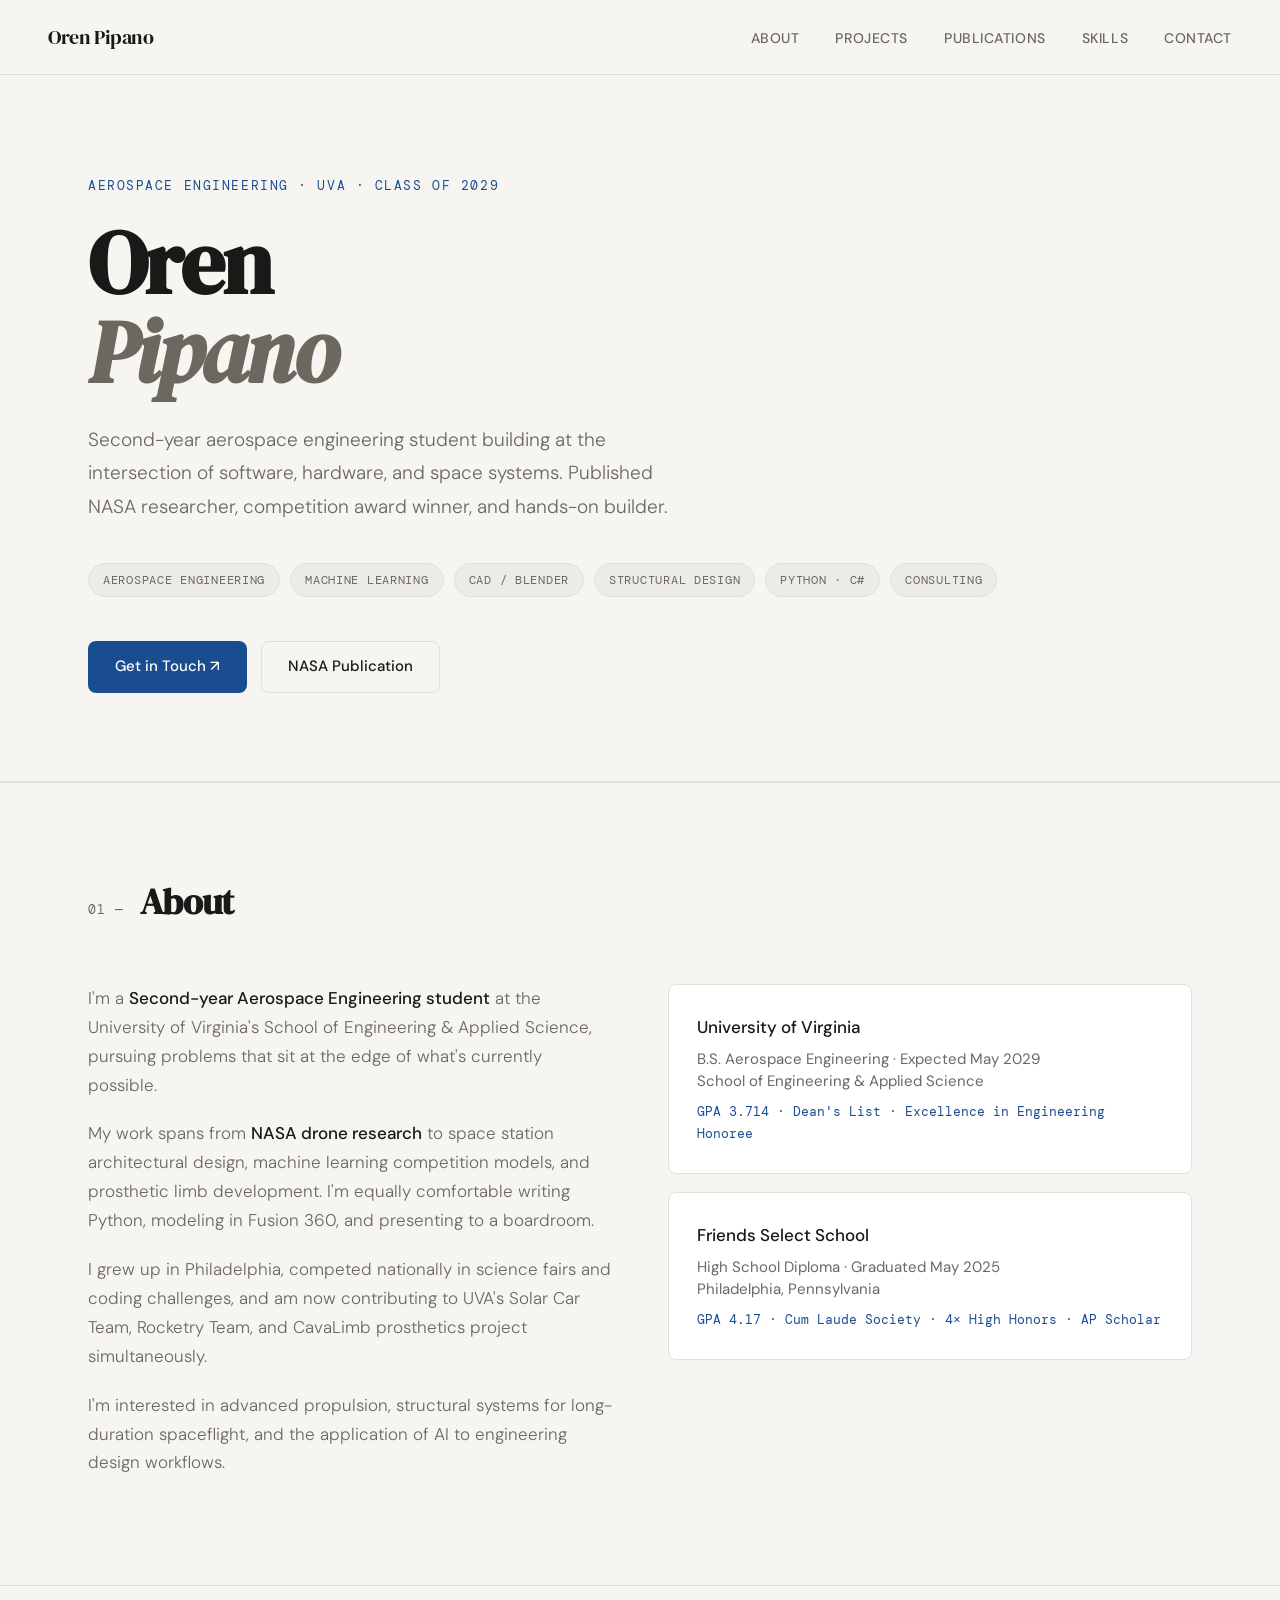
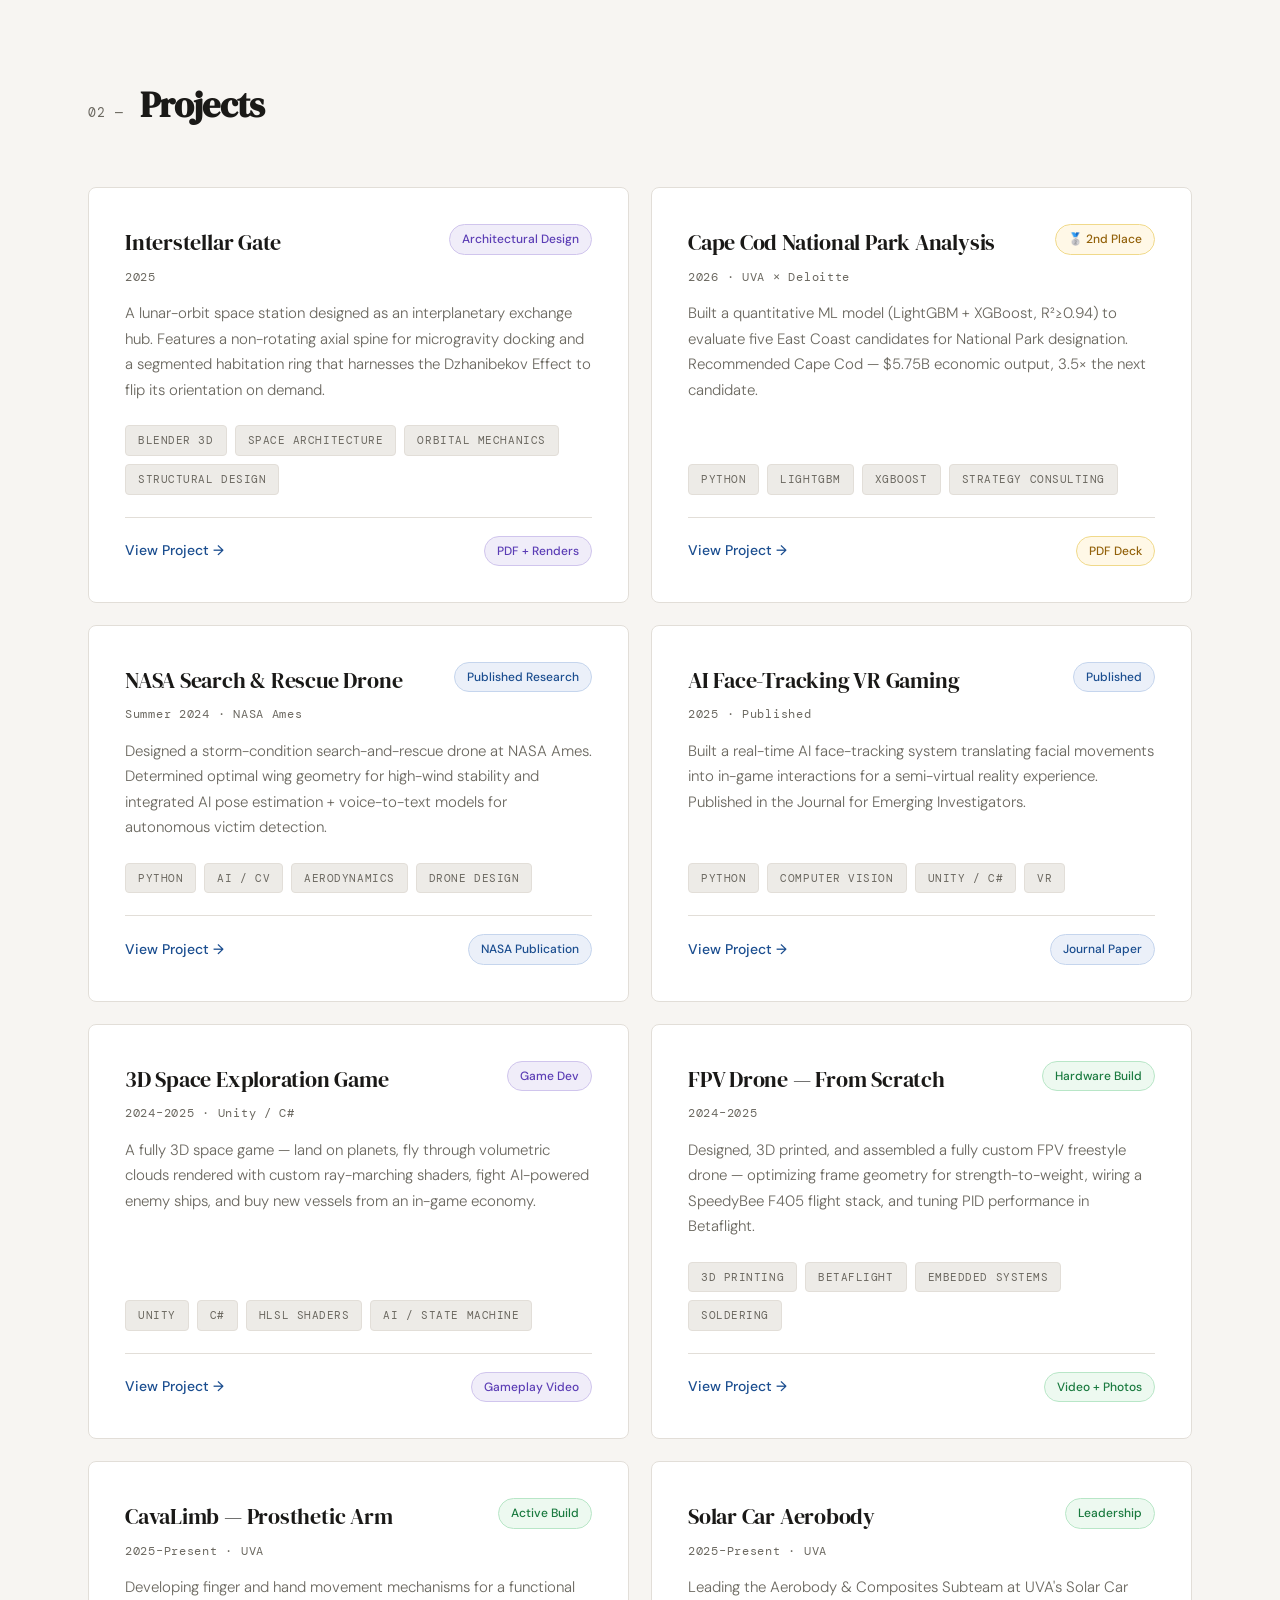
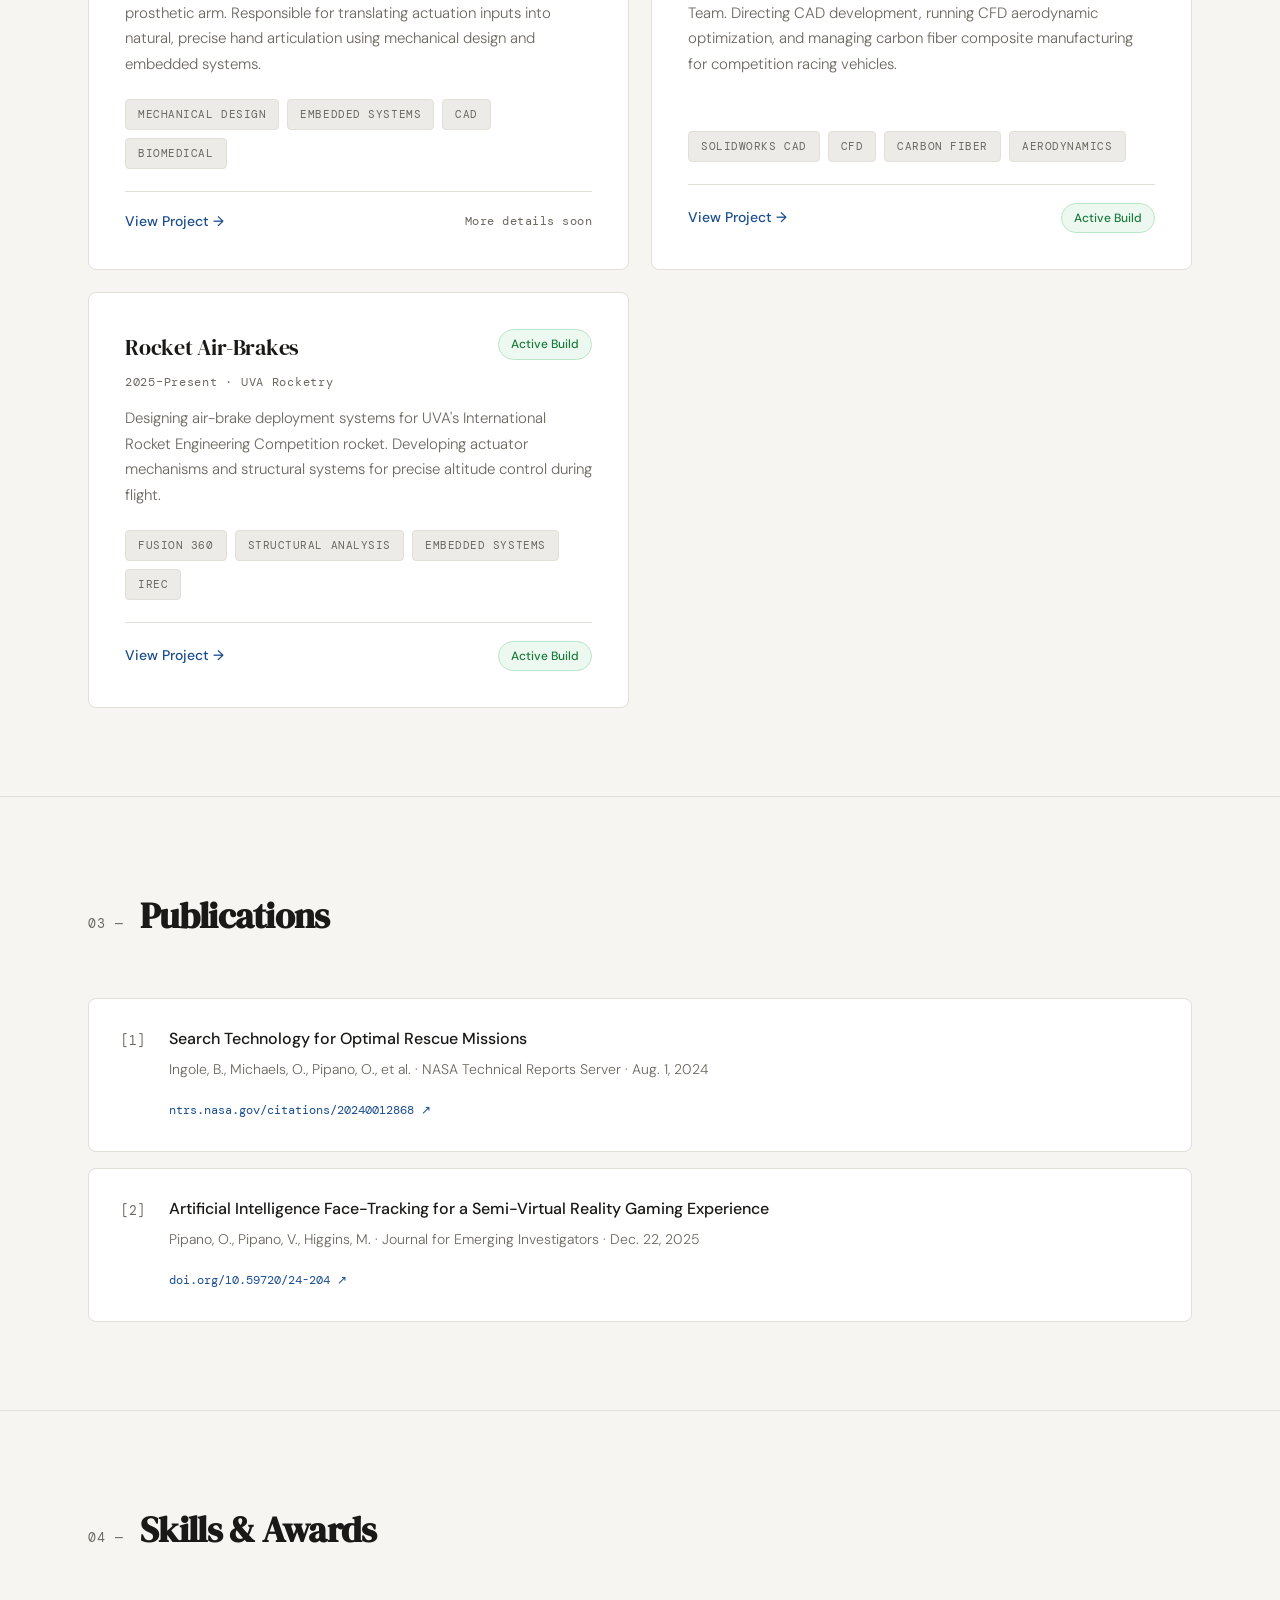
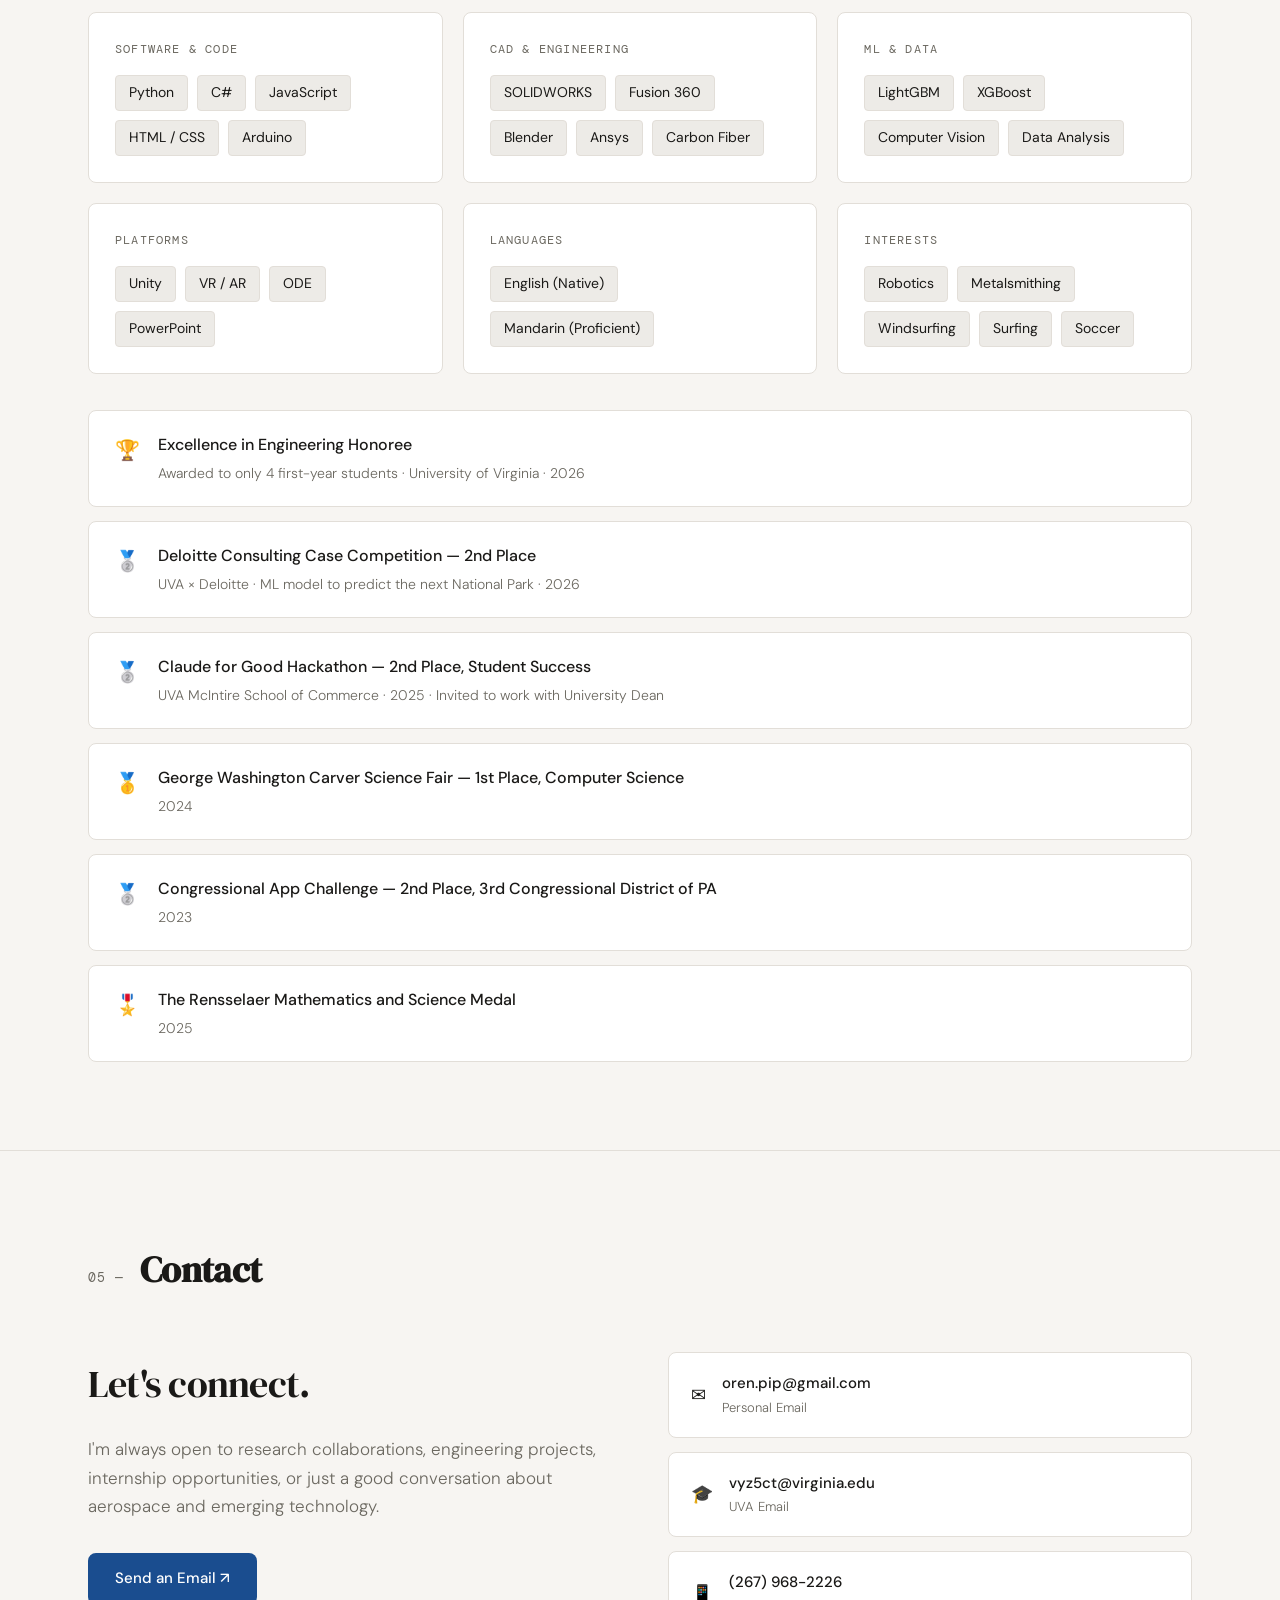
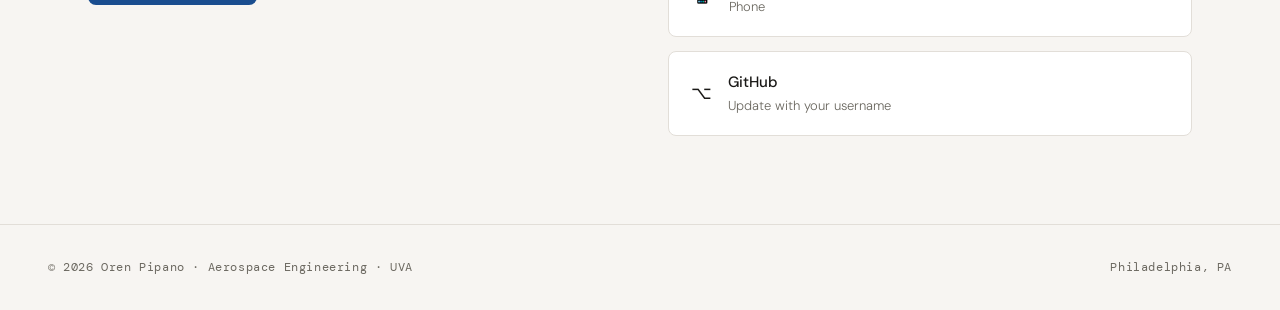
<file: index.html>
<!DOCTYPE html>
<html lang="en">
<head>
  <meta charset="UTF-8" />
  <meta name="viewport" content="width=device-width, initial-scale=1.0" />
  <title>Oren Pipano — Aerospace Engineering</title>
  <link rel="icon" type="image/x-icon" href="favicon.ico">
  <link rel="icon" type="image/png" sizes="32x32" href="favicon-32.png">
  <link rel="icon" type="image/png" sizes="16x16" href="favicon-16.png">
  <link rel="apple-touch-icon" sizes="180x180" href="favicon-180.png">
  <link rel="preconnect" href="https://fonts.googleapis.com">
  <link rel="preconnect" href="https://fonts.gstatic.com" crossorigin>
  <link href="https://fonts.googleapis.com/css2?family=DM+Serif+Display:ital@0;1&family=DM+Mono:wght@300;400;500&family=DM+Sans:ital,opsz,wght@0,9..40,300;0,9..40,400;0,9..40,500;1,9..40,300&display=swap" rel="stylesheet">
  <link rel="stylesheet" href="style.css">
  <style>
    #hero { padding: 100px 0 88px; border-bottom: 1px solid var(--border); }

    .hero-eyebrow {
      font-family: 'DM Mono', monospace;
      font-size: 13px; font-weight: 400;
      letter-spacing: 0.12em; text-transform: uppercase;
      color: var(--accent); margin-bottom: 22px;
    }

    .hero-name {
      font-family: 'DM Serif Display', serif;
      font-size: clamp(52px, 8vw, 88px);
      line-height: 1.0; letter-spacing: -0.03em; margin-bottom: 28px;
    }
    .hero-name em { font-style: italic; color: var(--ink-muted); }

    .hero-desc {
      max-width: 600px; font-size: 19px; font-weight: 300;
      color: var(--ink-muted); line-height: 1.75; margin-bottom: 40px;
    }

    .hero-pills { display: flex; flex-wrap: wrap; gap: 10px; margin-bottom: 44px; }

    .pill {
      font-family: 'DM Mono', monospace;
      font-size: 12px; letter-spacing: 0.06em; text-transform: uppercase;
      background: var(--tag-bg); color: var(--ink-muted);
      border: 1px solid var(--border); padding: 6px 14px; border-radius: 100px;
    }

    .hero-cta { display: flex; gap: 14px; align-items: center; flex-wrap: wrap; }

    /* ABOUT */
    .about-grid { display: grid; grid-template-columns: 1fr 1fr; gap: 56px; }
    .about-text p { color: var(--ink-muted); margin-bottom: 20px; font-weight: 300; font-size: 17px; }
    .about-text p strong { color: var(--ink); font-weight: 500; }
    .edu-card { background: var(--surface); border: 1px solid var(--border); border-radius: var(--radius); padding: 28px; margin-bottom: 18px; }
    .edu-school { font-weight: 500; font-size: 17px; margin-bottom: 6px; }
    .edu-degree { font-size: 15px; color: var(--ink-muted); margin-bottom: 8px; line-height: 1.5; }
    .edu-gpa { font-family: 'DM Mono', monospace; font-size: 13px; color: var(--accent); }

    /* PROJECTS */
    .projects-grid { display: grid; gap: 22px; grid-template-columns: repeat(2, 1fr); }

    .project-card {
      background: var(--surface); border: 1px solid var(--border);
      border-radius: var(--radius); padding: 36px;
      transition: all 0.25s ease; position: relative; overflow: hidden;
      cursor: pointer; display: flex; flex-direction: column;
      text-decoration: none; color: inherit;
    }
    .project-card::before {
      content: ''; position: absolute; left: 0; top: 0; bottom: 0;
      width: 3px; background: var(--accent);
      transform: scaleY(0); transform-origin: bottom; transition: transform 0.3s ease;
    }
    .project-card:hover { border-color: #b8b4ae; box-shadow: 0 6px 32px rgba(0,0,0,0.09); transform: translateY(-2px); }
    .project-card:hover::before { transform: scaleY(1); }

    .project-top { display: flex; justify-content: space-between; align-items: flex-start; margin-bottom: 14px; gap: 12px; }
    .project-title { font-family: 'DM Serif Display', serif; font-size: 22px; letter-spacing: -0.01em; }
    .project-year { font-family: 'DM Mono', monospace; font-size: 12px; color: var(--ink-muted); letter-spacing: 0.06em; margin-top: 5px; }
    .project-desc { font-size: 15px; color: var(--ink-muted); font-weight: 300; line-height: 1.7; margin-bottom: 22px; flex: 1; }
    .project-tags { display: flex; flex-wrap: wrap; gap: 8px; }

    .project-footer {
      display: flex; align-items: center; justify-content: space-between;
      margin-top: 22px; padding-top: 18px; border-top: 1px solid var(--border);
    }
    .view-label {
      font-size: 14px; font-weight: 500; color: var(--accent);
      display: flex; align-items: center; gap: 6px; transition: gap 0.2s ease;
    }
    .project-card:hover .view-label { gap: 10px; }
    .coming-soon { font-size: 12px; color: var(--ink-muted); font-family: 'DM Mono', monospace; letter-spacing: 0.04em; }

    /* PUBLICATIONS */
    .pub-list { display: grid; gap: 16px; }
    .pub-card { background: var(--surface); border: 1px solid var(--border); border-radius: var(--radius); padding: 28px 32px; display: flex; gap: 24px; align-items: flex-start; transition: border-color var(--transition); }
    .pub-card:hover { border-color: #b8b4ae; }
    .pub-num { font-family: 'DM Mono', monospace; font-size: 13px; color: var(--ink-muted); margin-top: 3px; flex-shrink: 0; }
    .pub-title { font-size: 16px; font-weight: 500; margin-bottom: 8px; line-height: 1.45; }
    .pub-meta { font-size: 14px; color: var(--ink-muted); font-weight: 300; margin-bottom: 12px; }
    .pub-link { font-family: 'DM Mono', monospace; font-size: 12px; color: var(--accent); }

    /* SKILLS */
    .skills-grid { display: grid; grid-template-columns: repeat(3, 1fr); gap: 20px; }
    .skill-group { background: var(--surface); border: 1px solid var(--border); border-radius: var(--radius); padding: 26px; }
    .skill-group-title { font-family: 'DM Mono', monospace; font-size: 12px; letter-spacing: 0.1em; text-transform: uppercase; color: var(--ink-muted); margin-bottom: 16px; }
    .skill-items { display: flex; flex-wrap: wrap; gap: 9px; }
    .skill-chip { font-size: 14px; font-weight: 400; background: var(--tag-bg); color: var(--ink); border: 1px solid var(--border); padding: 5px 13px; border-radius: 4px; }

    /* AWARDS */
    .awards-list { display: grid; gap: 14px; margin-top: 36px; }
    .award-item { display: flex; gap: 18px; align-items: flex-start; padding: 20px 26px; background: var(--surface); border: 1px solid var(--border); border-radius: var(--radius); }
    .award-icon { font-size: 20px; flex-shrink: 0; margin-top: 2px; }
    .award-name { font-size: 16px; font-weight: 500; margin-bottom: 4px; }
    .award-org { font-size: 14px; color: var(--ink-muted); font-weight: 300; }

    /* CONTACT */
    .contact-inner { display: grid; grid-template-columns: 1fr 1fr; gap: 56px; align-items: start; }
    .contact-heading { font-family: 'DM Serif Display', serif; font-size: 38px; letter-spacing: -0.02em; margin-bottom: 18px; }
    .contact-sub { font-size: 17px; color: var(--ink-muted); font-weight: 300; margin-bottom: 32px; line-height: 1.7; }
    .contact-links { display: grid; gap: 14px; }
    .contact-link-item { display: flex; align-items: center; gap: 16px; padding: 18px 22px; background: var(--surface); border: 1px solid var(--border); border-radius: var(--radius); font-size: 15px; font-weight: 500; transition: all var(--transition); }
    .contact-link-item:hover { border-color: var(--accent); background: var(--accent-lt); color: var(--accent); }
    .contact-icon { font-size: 18px; }
    .contact-detail { font-size: 13px; color: var(--ink-muted); font-weight: 300; }

    /* RESPONSIVE */
    @media (max-width: 900px) {
      .skills-grid { grid-template-columns: repeat(2, 1fr); }
      .projects-grid { grid-template-columns: 1fr; }
    }
    @media (max-width: 700px) {
      .about-grid, .contact-inner { grid-template-columns: 1fr; gap: 36px; }
      .skills-grid { grid-template-columns: repeat(2, 1fr); gap: 14px; }
      .hero-name { font-size: clamp(44px, 12vw, 72px); }
      .hero-desc { font-size: 17px; }
      .project-top { flex-direction: column; gap: 10px; }
      .pub-card { flex-direction: column; gap: 10px; }
      .pub-num { display: none; }
    }
    @media (max-width: 480px) {
      .skills-grid { grid-template-columns: 1fr; }
      .contact-heading { font-size: 30px; }
    }
  </style>
</head>
<body>
  <nav>
    <div class="nav-inner">
      <a href="index.html" class="nav-logo">Oren Pipano</a>
      <ul class="nav-links">
        <li><a href="#about">About</a></li>
        <li><a href="#projects">Projects</a></li>
        <li><a href="#publications">Publications</a></li>
        <li><a href="#skills">Skills</a></li>
        <li><a href="#contact">Contact</a></li>
      </ul>
    </div>
  </nav>

  <section id="hero">
    <div class="container">
      <p class="hero-eyebrow fade-in">Aerospace Engineering · UVA · Class of 2029</p>
      <h1 class="hero-name fade-in">Oren<br><em>Pipano</em></h1>
      <p class="hero-desc fade-in">Second-year aerospace engineering student building at the intersection of software, hardware, and space systems. Published NASA researcher, competition award winner, and hands-on builder.</p>
      <div class="hero-pills fade-in">
        <span class="pill">Aerospace Engineering</span>
        <span class="pill">Machine Learning</span>
        <span class="pill">CAD / Blender</span>
        <span class="pill">Structural Design</span>
        <span class="pill">Python · C#</span>
        <span class="pill">Consulting</span>
      </div>
      <div class="hero-cta fade-in">
        <a href="mailto:oren.pip@gmail.com" class="btn btn-primary">Get in Touch ↗</a>
        <a href="https://ntrs.nasa.gov/citations/20240012868" target="_blank" class="btn btn-ghost">NASA Publication</a>
      </div>
    </div>
  </section>

  <section id="about">
    <div class="container">
      <div class="section-header">
        <span class="section-num">01 —</span>
        <h2 class="section-title">About</h2>
      </div>
      <div class="about-grid">
        <div class="about-text">
          <p>I'm a <strong>Second-year Aerospace Engineering student</strong> at the University of Virginia's School of Engineering & Applied Science, pursuing problems that sit at the edge of what's currently possible.</p>
          <p>My work spans from <strong>NASA drone research</strong> to space station architectural design, machine learning competition models, and prosthetic limb development. I'm equally comfortable writing Python, modeling in Fusion 360, and presenting to a boardroom.</p>
          <p>I grew up in Philadelphia, competed nationally in science fairs and coding challenges, and am now contributing to UVA's Solar Car Team, Rocketry Team, and CavaLimb prosthetics project simultaneously.</p>
          <p>I'm interested in advanced propulsion, structural systems for long-duration spaceflight, and the application of AI to engineering design workflows.</p>
        </div>
        <div class="about-edu">
          <div class="edu-card">
            <div class="edu-school">University of Virginia</div>
            <div class="edu-degree">B.S. Aerospace Engineering · Expected May 2029<br>School of Engineering & Applied Science</div>
            <div class="edu-gpa">GPA 3.714 · Dean's List · Excellence in Engineering Honoree</div>
          </div>
          <div class="edu-card">
            <div class="edu-school">Friends Select School</div>
            <div class="edu-degree">High School Diploma · Graduated May 2025<br>Philadelphia, Pennsylvania</div>
            <div class="edu-gpa">GPA 4.17 · Cum Laude Society · 4× High Honors · AP Scholar</div>
          </div>
        </div>
      </div>
    </div>
  </section>

  <section id="projects">
    <div class="container">
      <div class="section-header">
        <span class="section-num">02 —</span>
        <h2 class="section-title">Projects</h2>
      </div>
      <div class="projects-grid">

        <a href="project-interstellar-gate.html" class="project-card">
          <div class="project-top">
            <div>
              <div class="project-title">Interstellar Gate</div>
              <div class="project-year">2025</div>
            </div>
            <span class="project-badge badge-design">Architectural Design</span>
          </div>
          <p class="project-desc">A lunar-orbit space station designed as an interplanetary exchange hub. Features a non-rotating axial spine for microgravity docking and a segmented habitation ring that harnesses the Dzhanibekov Effect to flip its orientation on demand.</p>
          <div class="project-tags">
            <span class="tag">Blender 3D</span>
            <span class="tag">Space Architecture</span>
            <span class="tag">Orbital Mechanics</span>
            <span class="tag">Structural Design</span>
          </div>
          <div class="project-footer">
            <span class="view-label">View Project →</span>
            <span class="project-badge badge-design">PDF + Renders</span>
          </div>
        </a>

        <a href="project-deloitte.html" class="project-card">
          <div class="project-top">
            <div>
              <div class="project-title">Cape Cod National Park Analysis</div>
              <div class="project-year">2026 · UVA × Deloitte</div>
            </div>
            <span class="project-badge badge-award">🥈 2nd Place</span>
          </div>
          <p class="project-desc">Built a quantitative ML model (LightGBM + XGBoost, R²≥0.94) to evaluate five East Coast candidates for National Park designation. Recommended Cape Cod — $5.75B economic output, 3.5× the next candidate.</p>
          <div class="project-tags">
            <span class="tag">Python</span>
            <span class="tag">LightGBM</span>
            <span class="tag">XGBoost</span>
            <span class="tag">Strategy Consulting</span>
          </div>
          <div class="project-footer">
            <span class="view-label">View Project →</span>
            <span class="project-badge badge-award">PDF Deck</span>
          </div>
        </a>

        <a href="project-nasa.html" class="project-card">
          <div class="project-top">
            <div>
              <div class="project-title">NASA Search & Rescue Drone</div>
              <div class="project-year">Summer 2024 · NASA Ames</div>
            </div>
            <span class="project-badge badge-research">Published Research</span>
          </div>
          <p class="project-desc">Designed a storm-condition search-and-rescue drone at NASA Ames. Determined optimal wing geometry for high-wind stability and integrated AI pose estimation + voice-to-text models for autonomous victim detection.</p>
          <div class="project-tags">
            <span class="tag">Python</span>
            <span class="tag">AI / CV</span>
            <span class="tag">Aerodynamics</span>
            <span class="tag">Drone Design</span>
          </div>
          <div class="project-footer">
            <span class="view-label">View Project →</span>
            <span class="project-badge badge-research">NASA Publication</span>
          </div>
        </a>

        <a href="project-vr.html" class="project-card">
          <div class="project-top">
            <div>
              <div class="project-title">AI Face-Tracking VR Gaming</div>
              <div class="project-year">2025 · Published</div>
            </div>
            <span class="project-badge badge-research">Published</span>
          </div>
          <p class="project-desc">Built a real-time AI face-tracking system translating facial movements into in-game interactions for a semi-virtual reality experience. Published in the Journal for Emerging Investigators.</p>
          <div class="project-tags">
            <span class="tag">Python</span>
            <span class="tag">Computer Vision</span>
            <span class="tag">Unity / C#</span>
            <span class="tag">VR</span>
          </div>
          <div class="project-footer">
            <span class="view-label">View Project →</span>
            <span class="project-badge badge-research">Journal Paper</span>
          </div>
        </a>

        <a href="project-space-game.html" class="project-card">
          <div class="project-top">
            <div>
              <div class="project-title">3D Space Exploration Game</div>
              <div class="project-year">2024–2025 · Unity / C#</div>
            </div>
            <span class="project-badge badge-design">Game Dev</span>
          </div>
          <p class="project-desc">A fully 3D space game — land on planets, fly through volumetric clouds rendered with custom ray-marching shaders, fight AI-powered enemy ships, and buy new vessels from an in-game economy.</p>
          <div class="project-tags">
            <span class="tag">Unity</span>
            <span class="tag">C#</span>
            <span class="tag">HLSL Shaders</span>
            <span class="tag">AI / State Machine</span>
          </div>
          <div class="project-footer">
            <span class="view-label">View Project →</span>
            <span class="project-badge badge-design">Gameplay Video</span>
          </div>
        </a>

        <a href="project-drone.html" class="project-card">
          <div class="project-top">
            <div>
              <div class="project-title">FPV Drone — From Scratch</div>
              <div class="project-year">2024–2025</div>
            </div>
            <span class="project-badge badge-engineering">Hardware Build</span>
          </div>
          <p class="project-desc">Designed, 3D printed, and assembled a fully custom FPV freestyle drone — optimizing frame geometry for strength-to-weight, wiring a SpeedyBee F405 flight stack, and tuning PID performance in Betaflight.</p>
          <div class="project-tags">
            <span class="tag">3D Printing</span>
            <span class="tag">Betaflight</span>
            <span class="tag">Embedded Systems</span>
            <span class="tag">Soldering</span>
          </div>
          <div class="project-footer">
            <span class="view-label">View Project →</span>
            <span class="project-badge badge-engineering">Video + Photos</span>
          </div>
        </a>

        <a href="project-cavalimb.html" class="project-card">
          <div class="project-top">
            <div>
              <div class="project-title">CavaLimb — Prosthetic Arm</div>
              <div class="project-year">2025–Present · UVA</div>
            </div>
            <span class="project-badge badge-engineering">Active Build</span>
          </div>
          <p class="project-desc">Developing finger and hand movement mechanisms for a functional prosthetic arm. Responsible for translating actuation inputs into natural, precise hand articulation using mechanical design and embedded systems.</p>
          <div class="project-tags">
            <span class="tag">Mechanical Design</span>
            <span class="tag">Embedded Systems</span>
            <span class="tag">CAD</span>
            <span class="tag">Biomedical</span>
          </div>
          <div class="project-footer">
            <span class="view-label">View Project →</span>
            <span class="coming-soon">More details soon</span>
          </div>
        </a>

        <a href="project-solar-car.html" class="project-card">
          <div class="project-top">
            <div>
              <div class="project-title">Solar Car Aerobody</div>
              <div class="project-year">2025–Present · UVA</div>
            </div>
            <span class="project-badge badge-engineering">Leadership</span>
          </div>
          <p class="project-desc">Leading the Aerobody & Composites Subteam at UVA's Solar Car Team. Directing CAD development, running CFD aerodynamic optimization, and managing carbon fiber composite manufacturing for competition racing vehicles.</p>
          <div class="project-tags">
            <span class="tag">SOLIDWORKS CAD</span>
            <span class="tag">CFD</span>
            <span class="tag">Carbon Fiber</span>
            <span class="tag">Aerodynamics</span>
          </div>
          <div class="project-footer">
            <span class="view-label">View Project →</span>
            <span class="project-badge badge-engineering">Active Build</span>
          </div>
        </a>

        <a href="project-solar-rocketry.html" class="project-card">
          <div class="project-top">
            <div>
              <div class="project-title">Rocket Air-Brakes</div>
              <div class="project-year">2025–Present · UVA Rocketry</div>
            </div>
            <span class="project-badge badge-engineering">Active Build</span>
          </div>
          <p class="project-desc">Designing air-brake deployment systems for UVA's International Rocket Engineering Competition rocket. Developing actuator mechanisms and structural systems for precise altitude control during flight.</p>
          <div class="project-tags">
            <span class="tag">Fusion 360</span>
            <span class="tag">Structural Analysis</span>
            <span class="tag">Embedded Systems</span>
            <span class="tag">IREC</span>
          </div>
          <div class="project-footer">
            <span class="view-label">View Project →</span>
            <span class="project-badge badge-engineering">Active Build</span>
          </div>
        </a>

      </div>
    </div>
  </section>

  <section id="publications">
    <div class="container">
      <div class="section-header">
        <span class="section-num">03 —</span>
        <h2 class="section-title">Publications</h2>
      </div>
      <div class="pub-list">
        <div class="pub-card">
          <div class="pub-num">[1]</div>
          <div>
            <div class="pub-title">Search Technology for Optimal Rescue Missions</div>
            <div class="pub-meta">Ingole, B., Michaels, O., Pipano, O., et al. · NASA Technical Reports Server · Aug. 1, 2024</div>
            <a href="https://ntrs.nasa.gov/citations/20240012868" target="_blank" class="pub-link">ntrs.nasa.gov/citations/20240012868 ↗</a>
          </div>
        </div>
        <div class="pub-card">
          <div class="pub-num">[2]</div>
          <div>
            <div class="pub-title">Artificial Intelligence Face-Tracking for a Semi-Virtual Reality Gaming Experience</div>
            <div class="pub-meta">Pipano, O., Pipano, V., Higgins, M. · Journal for Emerging Investigators · Dec. 22, 2025</div>
            <a href="https://doi.org/10.59720/24-204" target="_blank" class="pub-link">doi.org/10.59720/24-204 ↗</a>
          </div>
        </div>
      </div>
    </div>
  </section>

  <section id="skills">
    <div class="container">
      <div class="section-header">
        <span class="section-num">04 —</span>
        <h2 class="section-title">Skills &amp; Awards</h2>
      </div>
      <div class="skills-grid">
        <div class="skill-group">
          <div class="skill-group-title">Software & Code</div>
          <div class="skill-items">
            <span class="skill-chip">Python</span><span class="skill-chip">C#</span>
            <span class="skill-chip">JavaScript</span><span class="skill-chip">HTML / CSS</span>
            <span class="skill-chip">Arduino</span>
          </div>
        </div>
        <div class="skill-group">
          <div class="skill-group-title">CAD & Engineering</div>
          <div class="skill-items">
            <span class="skill-chip">SOLIDWORKS</span><span class="skill-chip">Fusion 360</span>
            <span class="skill-chip">Blender</span><span class="skill-chip">Ansys</span>
            <span class="skill-chip">Carbon Fiber</span>
          </div>
        </div>
        <div class="skill-group">
          <div class="skill-group-title">ML & Data</div>
          <div class="skill-items">
            <span class="skill-chip">LightGBM</span><span class="skill-chip">XGBoost</span>
            <span class="skill-chip">Computer Vision</span><span class="skill-chip">Data Analysis</span>
          </div>
        </div>
        <div class="skill-group">
          <div class="skill-group-title">Platforms</div>
          <div class="skill-items">
            <span class="skill-chip">Unity</span><span class="skill-chip">VR / AR</span>
            <span class="skill-chip">ODE</span><span class="skill-chip">PowerPoint</span>
          </div>
        </div>
        <div class="skill-group">
          <div class="skill-group-title">Languages</div>
          <div class="skill-items">
            <span class="skill-chip">English (Native)</span>
            <span class="skill-chip">Mandarin (Proficient)</span>
          </div>
        </div>
        <div class="skill-group">
          <div class="skill-group-title">Interests</div>
          <div class="skill-items">
            <span class="skill-chip">Robotics</span><span class="skill-chip">Metalsmithing</span>
            <span class="skill-chip">Windsurfing</span><span class="skill-chip">Surfing</span>
            <span class="skill-chip">Soccer</span>
          </div>
        </div>
      </div>
      <div class="awards-list">
        <div class="award-item"><div class="award-icon">🏆</div><div><div class="award-name">Excellence in Engineering Honoree</div><div class="award-org">Awarded to only 4 first-year students · University of Virginia · 2026</div></div></div>
        <div class="award-item"><div class="award-icon">🥈</div><div><div class="award-name">Deloitte Consulting Case Competition — 2nd Place</div><div class="award-org">UVA × Deloitte · ML model to predict the next National Park · 2026</div></div></div>
        <div class="award-item"><div class="award-icon">🥈</div><div><div class="award-name">Claude for Good Hackathon — 2nd Place, Student Success</div><div class="award-org">UVA McIntire School of Commerce · 2025 · Invited to work with University Dean</div></div></div>
        <div class="award-item"><div class="award-icon">🥇</div><div><div class="award-name">George Washington Carver Science Fair — 1st Place, Computer Science</div><div class="award-org">2024</div></div></div>
        <div class="award-item"><div class="award-icon">🥈</div><div><div class="award-name">Congressional App Challenge — 2nd Place, 3rd Congressional District of PA</div><div class="award-org">2023</div></div></div>
        <div class="award-item"><div class="award-icon">🎖️</div><div><div class="award-name">The Rensselaer Mathematics and Science Medal</div><div class="award-org">2025</div></div></div>
      </div>
    </div>
  </section>

  <section id="contact">
    <div class="container">
      <div class="section-header">
        <span class="section-num">05 —</span>
        <h2 class="section-title">Contact</h2>
      </div>
      <div class="contact-inner">
        <div>
          <p class="contact-heading">Let's connect.</p>
          <p class="contact-sub">I'm always open to research collaborations, engineering projects, internship opportunities, or just a good conversation about aerospace and emerging technology.</p>
          <a href="mailto:oren.pip@gmail.com" class="btn btn-primary">Send an Email ↗</a>
        </div>
        <div class="contact-links">
          <a href="mailto:oren.pip@gmail.com" class="contact-link-item"><span class="contact-icon">✉</span><div><div>oren.pip@gmail.com</div><div class="contact-detail">Personal Email</div></div></a>
          <a href="mailto:vyz5ct@virginia.edu" class="contact-link-item"><span class="contact-icon">🎓</span><div><div>vyz5ct@virginia.edu</div><div class="contact-detail">UVA Email</div></div></a>
          <a href="tel:+12679682226" class="contact-link-item"><span class="contact-icon">📱</span><div><div>(267) 968-2226</div><div class="contact-detail">Phone</div></div></a>
          <a href="https://github.com/" target="_blank" class="contact-link-item"><span class="contact-icon">⌥</span><div><div>GitHub</div><div class="contact-detail">Update with your username</div></div></a>
        </div>
      </div>
    </div>
  </section>

  <footer>
    <span class="footer-text">© 2026 Oren Pipano · Aerospace Engineering · UVA</span>
    <span class="footer-text">Philadelphia, PA</span>
  </footer>

</body>
</html>
</file>
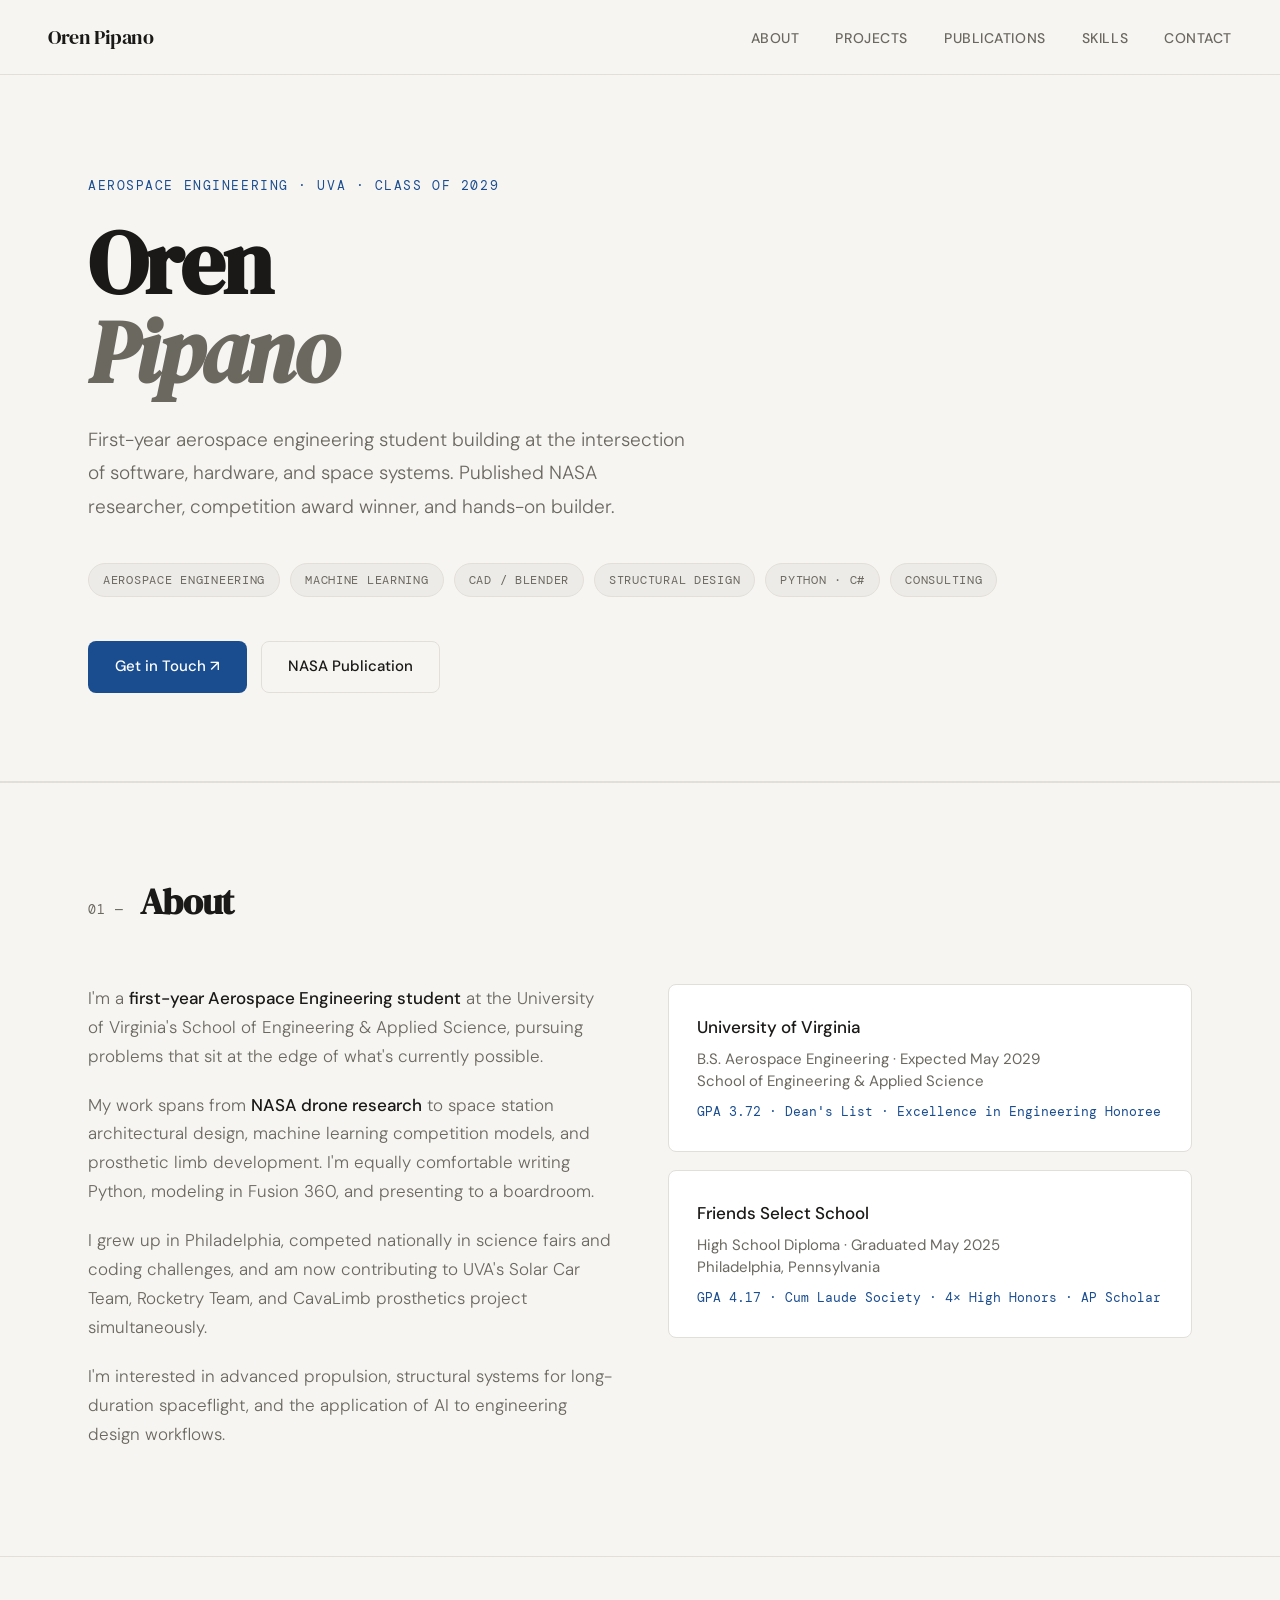
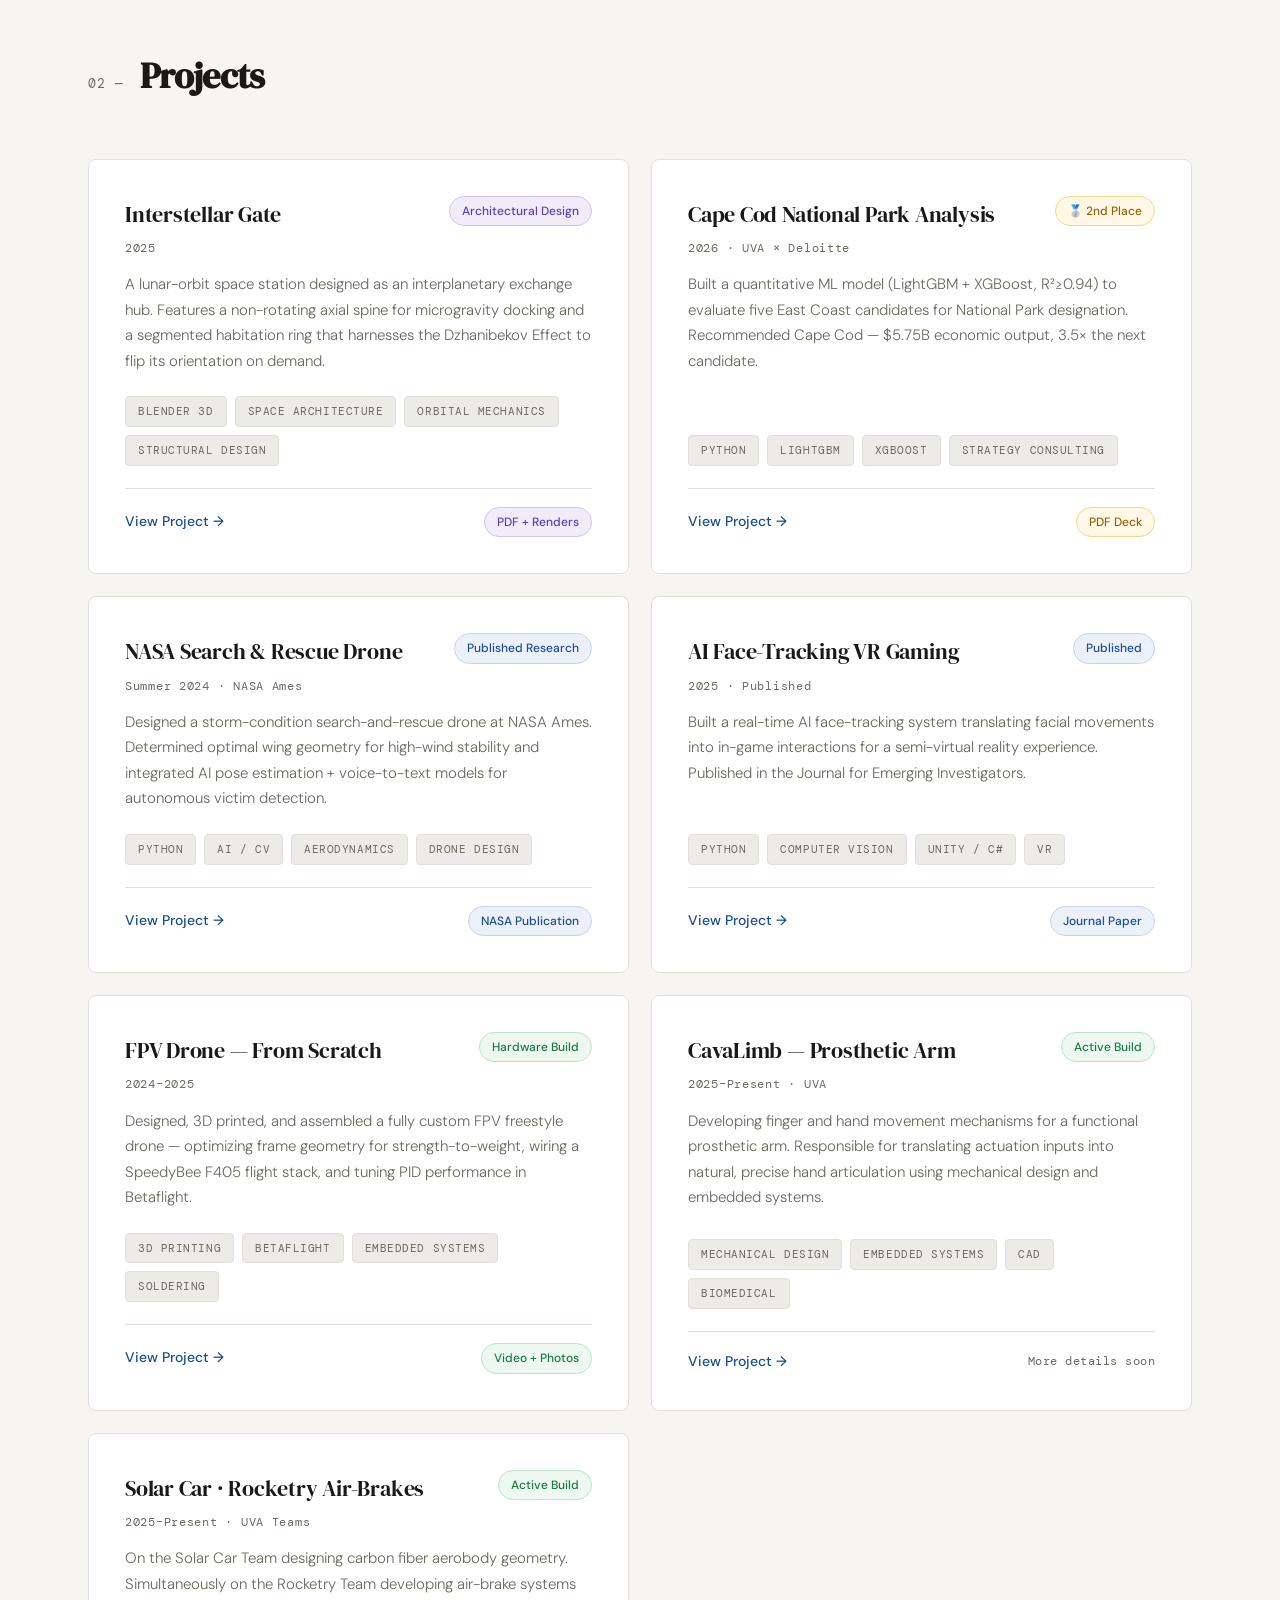
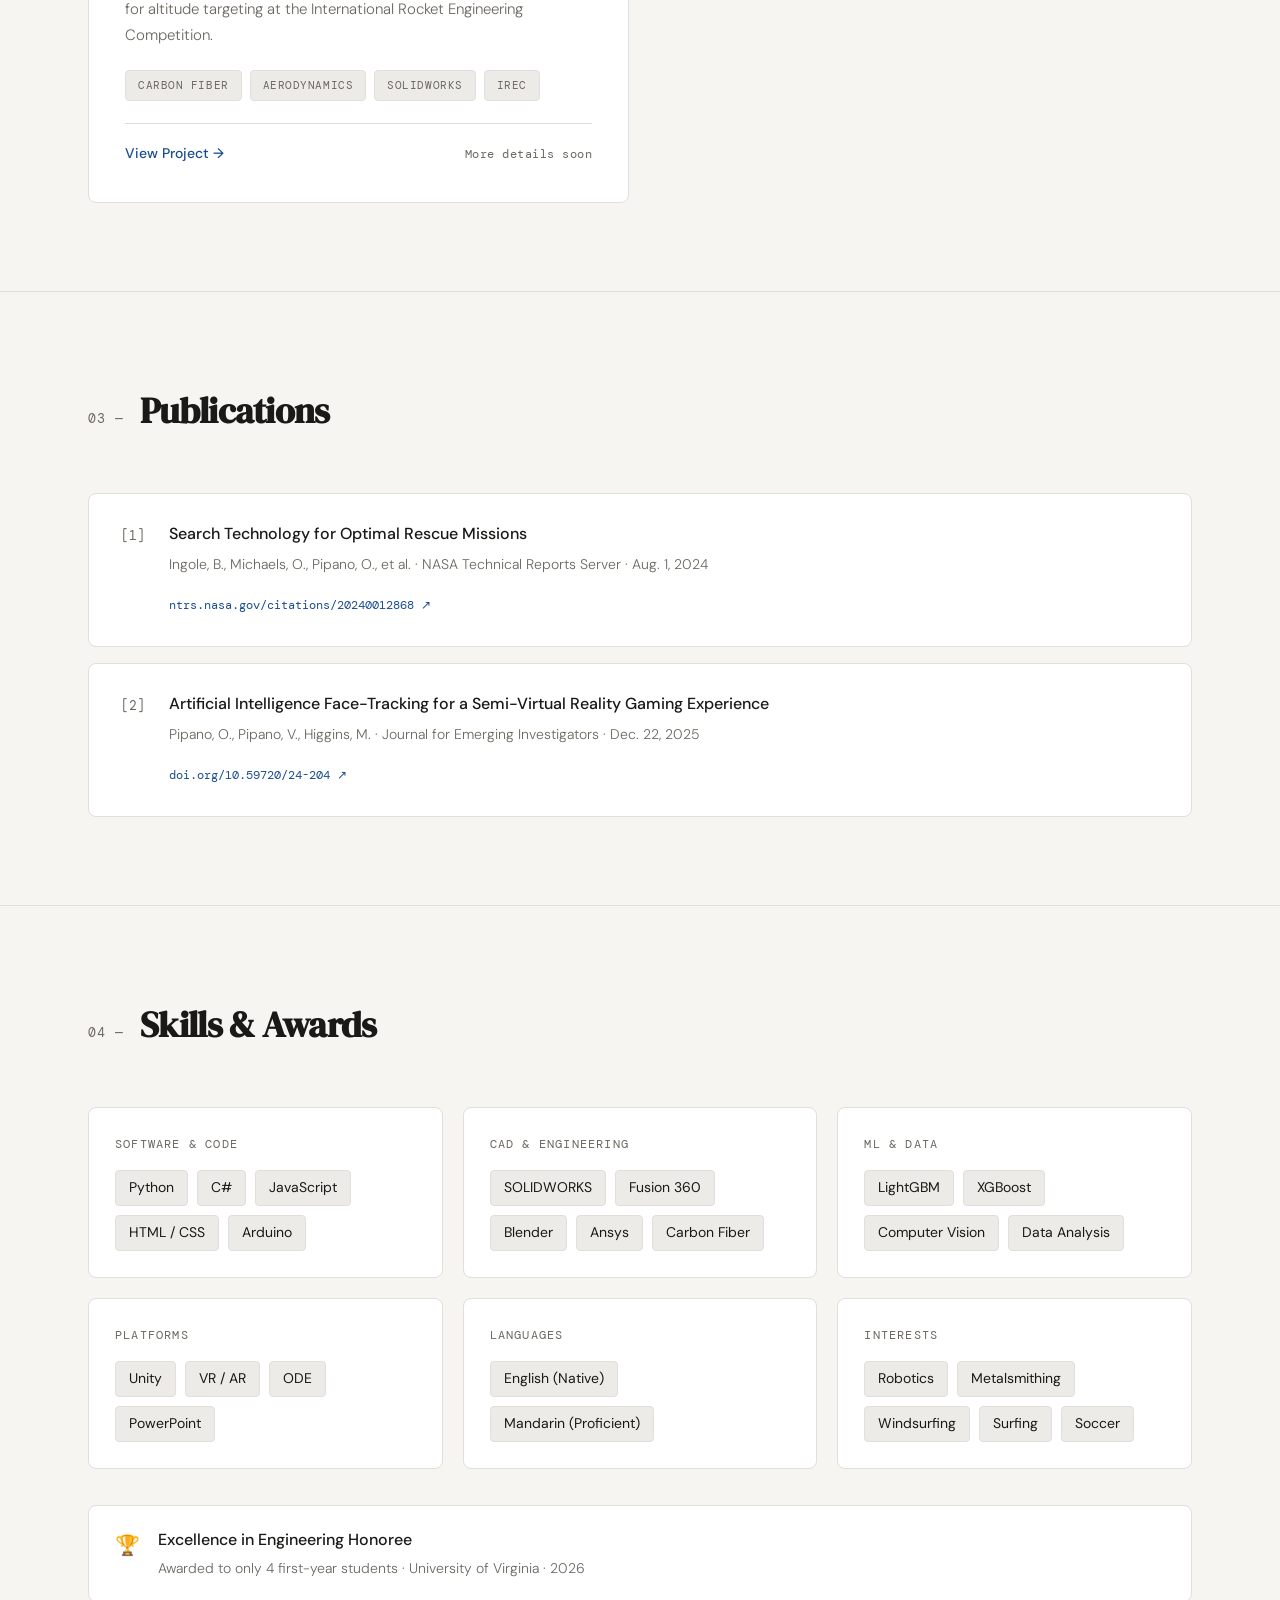
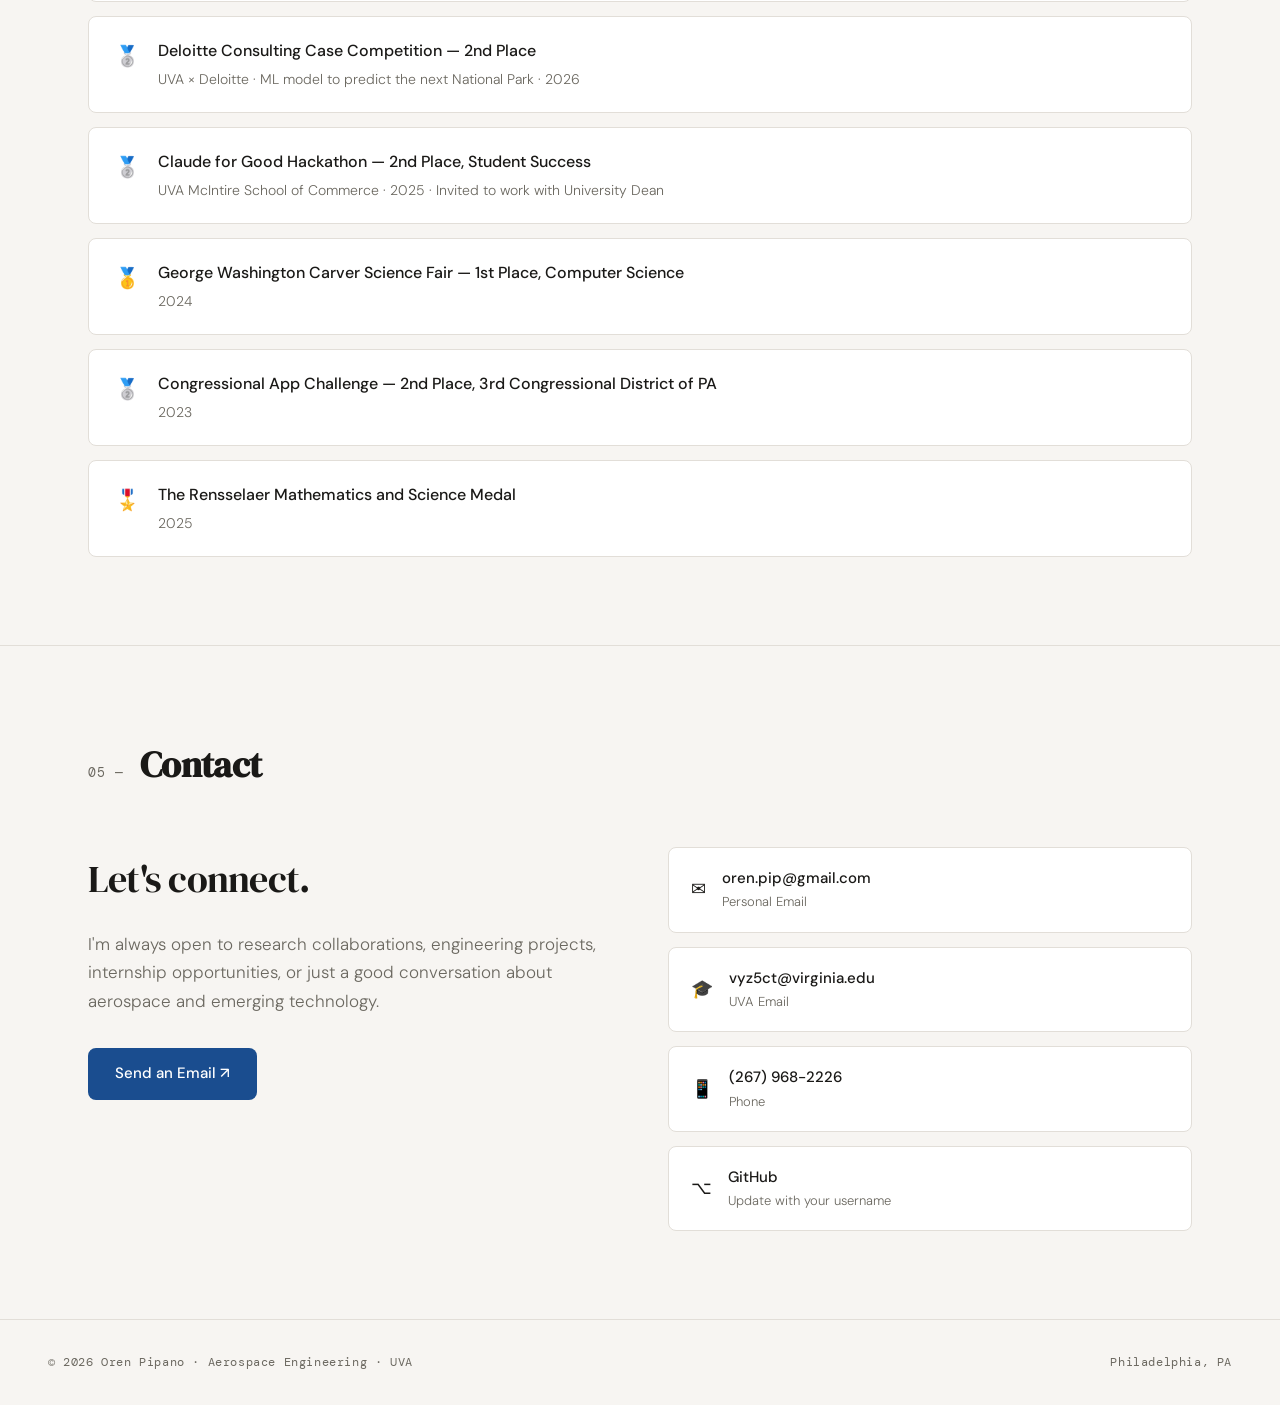
<file: index (1).html>
<!DOCTYPE html>
<html lang="en">
<head>
  <meta charset="UTF-8" />
  <meta name="viewport" content="width=device-width, initial-scale=1.0" />
  <title>Oren Pipano — Aerospace Engineering</title>
  <link rel="preconnect" href="https://fonts.googleapis.com">
  <link rel="preconnect" href="https://fonts.gstatic.com" crossorigin>
  <link href="https://fonts.googleapis.com/css2?family=DM+Serif+Display:ital@0;1&family=DM+Mono:wght@300;400;500&family=DM+Sans:ital,opsz,wght@0,9..40,300;0,9..40,400;0,9..40,500;1,9..40,300&display=swap" rel="stylesheet">
  <link rel="stylesheet" href="style.css">
  <style>
    #hero { padding: 100px 0 88px; border-bottom: 1px solid var(--border); }

    .hero-eyebrow {
      font-family: 'DM Mono', monospace;
      font-size: 13px; font-weight: 400;
      letter-spacing: 0.12em; text-transform: uppercase;
      color: var(--accent); margin-bottom: 22px;
    }

    .hero-name {
      font-family: 'DM Serif Display', serif;
      font-size: clamp(52px, 8vw, 88px);
      line-height: 1.0; letter-spacing: -0.03em; margin-bottom: 28px;
    }
    .hero-name em { font-style: italic; color: var(--ink-muted); }

    .hero-desc {
      max-width: 600px; font-size: 19px; font-weight: 300;
      color: var(--ink-muted); line-height: 1.75; margin-bottom: 40px;
    }

    .hero-pills { display: flex; flex-wrap: wrap; gap: 10px; margin-bottom: 44px; }

    .pill {
      font-family: 'DM Mono', monospace;
      font-size: 12px; letter-spacing: 0.06em; text-transform: uppercase;
      background: var(--tag-bg); color: var(--ink-muted);
      border: 1px solid var(--border); padding: 6px 14px; border-radius: 100px;
    }

    .hero-cta { display: flex; gap: 14px; align-items: center; flex-wrap: wrap; }

    /* ABOUT */
    .about-grid { display: grid; grid-template-columns: 1fr 1fr; gap: 56px; }
    .about-text p { color: var(--ink-muted); margin-bottom: 20px; font-weight: 300; font-size: 17px; }
    .about-text p strong { color: var(--ink); font-weight: 500; }
    .edu-card { background: var(--surface); border: 1px solid var(--border); border-radius: var(--radius); padding: 28px; margin-bottom: 18px; }
    .edu-school { font-weight: 500; font-size: 17px; margin-bottom: 6px; }
    .edu-degree { font-size: 15px; color: var(--ink-muted); margin-bottom: 8px; line-height: 1.5; }
    .edu-gpa { font-family: 'DM Mono', monospace; font-size: 13px; color: var(--accent); }

    /* PROJECTS */
    .projects-grid { display: grid; gap: 22px; grid-template-columns: repeat(2, 1fr); }

    .project-card {
      background: var(--surface); border: 1px solid var(--border);
      border-radius: var(--radius); padding: 36px;
      transition: all 0.25s ease; position: relative; overflow: hidden;
      cursor: pointer; display: flex; flex-direction: column;
      text-decoration: none; color: inherit;
    }
    .project-card::before {
      content: ''; position: absolute; left: 0; top: 0; bottom: 0;
      width: 3px; background: var(--accent);
      transform: scaleY(0); transform-origin: bottom; transition: transform 0.3s ease;
    }
    .project-card:hover { border-color: #b8b4ae; box-shadow: 0 6px 32px rgba(0,0,0,0.09); transform: translateY(-2px); }
    .project-card:hover::before { transform: scaleY(1); }

    .project-top { display: flex; justify-content: space-between; align-items: flex-start; margin-bottom: 14px; gap: 12px; }
    .project-title { font-family: 'DM Serif Display', serif; font-size: 22px; letter-spacing: -0.01em; }
    .project-year { font-family: 'DM Mono', monospace; font-size: 12px; color: var(--ink-muted); letter-spacing: 0.06em; margin-top: 5px; }
    .project-desc { font-size: 15px; color: var(--ink-muted); font-weight: 300; line-height: 1.7; margin-bottom: 22px; flex: 1; }
    .project-tags { display: flex; flex-wrap: wrap; gap: 8px; }

    .project-footer {
      display: flex; align-items: center; justify-content: space-between;
      margin-top: 22px; padding-top: 18px; border-top: 1px solid var(--border);
    }
    .view-label {
      font-size: 14px; font-weight: 500; color: var(--accent);
      display: flex; align-items: center; gap: 6px; transition: gap 0.2s ease;
    }
    .project-card:hover .view-label { gap: 10px; }
    .coming-soon { font-size: 12px; color: var(--ink-muted); font-family: 'DM Mono', monospace; letter-spacing: 0.04em; }

    /* PUBLICATIONS */
    .pub-list { display: grid; gap: 16px; }
    .pub-card { background: var(--surface); border: 1px solid var(--border); border-radius: var(--radius); padding: 28px 32px; display: flex; gap: 24px; align-items: flex-start; transition: border-color var(--transition); }
    .pub-card:hover { border-color: #b8b4ae; }
    .pub-num { font-family: 'DM Mono', monospace; font-size: 13px; color: var(--ink-muted); margin-top: 3px; flex-shrink: 0; }
    .pub-title { font-size: 16px; font-weight: 500; margin-bottom: 8px; line-height: 1.45; }
    .pub-meta { font-size: 14px; color: var(--ink-muted); font-weight: 300; margin-bottom: 12px; }
    .pub-link { font-family: 'DM Mono', monospace; font-size: 12px; color: var(--accent); }

    /* SKILLS */
    .skills-grid { display: grid; grid-template-columns: repeat(3, 1fr); gap: 20px; }
    .skill-group { background: var(--surface); border: 1px solid var(--border); border-radius: var(--radius); padding: 26px; }
    .skill-group-title { font-family: 'DM Mono', monospace; font-size: 12px; letter-spacing: 0.1em; text-transform: uppercase; color: var(--ink-muted); margin-bottom: 16px; }
    .skill-items { display: flex; flex-wrap: wrap; gap: 9px; }
    .skill-chip { font-size: 14px; font-weight: 400; background: var(--tag-bg); color: var(--ink); border: 1px solid var(--border); padding: 5px 13px; border-radius: 4px; }

    /* AWARDS */
    .awards-list { display: grid; gap: 14px; margin-top: 36px; }
    .award-item { display: flex; gap: 18px; align-items: flex-start; padding: 20px 26px; background: var(--surface); border: 1px solid var(--border); border-radius: var(--radius); }
    .award-icon { font-size: 20px; flex-shrink: 0; margin-top: 2px; }
    .award-name { font-size: 16px; font-weight: 500; margin-bottom: 4px; }
    .award-org { font-size: 14px; color: var(--ink-muted); font-weight: 300; }

    /* CONTACT */
    .contact-inner { display: grid; grid-template-columns: 1fr 1fr; gap: 56px; align-items: start; }
    .contact-heading { font-family: 'DM Serif Display', serif; font-size: 38px; letter-spacing: -0.02em; margin-bottom: 18px; }
    .contact-sub { font-size: 17px; color: var(--ink-muted); font-weight: 300; margin-bottom: 32px; line-height: 1.7; }
    .contact-links { display: grid; gap: 14px; }
    .contact-link-item { display: flex; align-items: center; gap: 16px; padding: 18px 22px; background: var(--surface); border: 1px solid var(--border); border-radius: var(--radius); font-size: 15px; font-weight: 500; transition: all var(--transition); }
    .contact-link-item:hover { border-color: var(--accent); background: var(--accent-lt); color: var(--accent); }
    .contact-icon { font-size: 18px; }
    .contact-detail { font-size: 13px; color: var(--ink-muted); font-weight: 300; }

    /* RESPONSIVE */
    @media (max-width: 900px) {
      .skills-grid { grid-template-columns: repeat(2, 1fr); }
      .projects-grid { grid-template-columns: 1fr; }
    }
    @media (max-width: 700px) {
      .about-grid, .contact-inner { grid-template-columns: 1fr; gap: 36px; }
      .skills-grid { grid-template-columns: repeat(2, 1fr); gap: 14px; }
      .hero-name { font-size: clamp(44px, 12vw, 72px); }
      .hero-desc { font-size: 17px; }
      .project-top { flex-direction: column; gap: 10px; }
      .pub-card { flex-direction: column; gap: 10px; }
      .pub-num { display: none; }
    }
    @media (max-width: 480px) {
      .skills-grid { grid-template-columns: 1fr; }
      .contact-heading { font-size: 30px; }
    }
  </style>
</head>
<body>
  <nav>
    <div class="nav-inner">
      <a href="index.html" class="nav-logo">Oren Pipano</a>
      <ul class="nav-links">
        <li><a href="#about">About</a></li>
        <li><a href="#projects">Projects</a></li>
        <li><a href="#publications">Publications</a></li>
        <li><a href="#skills">Skills</a></li>
        <li><a href="#contact">Contact</a></li>
      </ul>
    </div>
  </nav>

  <section id="hero">
    <div class="container">
      <p class="hero-eyebrow fade-in">Aerospace Engineering · UVA · Class of 2029</p>
      <h1 class="hero-name fade-in">Oren<br><em>Pipano</em></h1>
      <p class="hero-desc fade-in">First-year aerospace engineering student building at the intersection of software, hardware, and space systems. Published NASA researcher, competition award winner, and hands-on builder.</p>
      <div class="hero-pills fade-in">
        <span class="pill">Aerospace Engineering</span>
        <span class="pill">Machine Learning</span>
        <span class="pill">CAD / Blender</span>
        <span class="pill">Structural Design</span>
        <span class="pill">Python · C#</span>
        <span class="pill">Consulting</span>
      </div>
      <div class="hero-cta fade-in">
        <a href="mailto:oren.pip@gmail.com" class="btn btn-primary">Get in Touch ↗</a>
        <a href="https://ntrs.nasa.gov/citations/20240012868" target="_blank" class="btn btn-ghost">NASA Publication</a>
      </div>
    </div>
  </section>

  <section id="about">
    <div class="container">
      <div class="section-header">
        <span class="section-num">01 —</span>
        <h2 class="section-title">About</h2>
      </div>
      <div class="about-grid">
        <div class="about-text">
          <p>I'm a <strong>first-year Aerospace Engineering student</strong> at the University of Virginia's School of Engineering & Applied Science, pursuing problems that sit at the edge of what's currently possible.</p>
          <p>My work spans from <strong>NASA drone research</strong> to space station architectural design, machine learning competition models, and prosthetic limb development. I'm equally comfortable writing Python, modeling in Fusion 360, and presenting to a boardroom.</p>
          <p>I grew up in Philadelphia, competed nationally in science fairs and coding challenges, and am now contributing to UVA's Solar Car Team, Rocketry Team, and CavaLimb prosthetics project simultaneously.</p>
          <p>I'm interested in advanced propulsion, structural systems for long-duration spaceflight, and the application of AI to engineering design workflows.</p>
        </div>
        <div class="about-edu">
          <div class="edu-card">
            <div class="edu-school">University of Virginia</div>
            <div class="edu-degree">B.S. Aerospace Engineering · Expected May 2029<br>School of Engineering & Applied Science</div>
            <div class="edu-gpa">GPA 3.72 · Dean's List · Excellence in Engineering Honoree</div>
          </div>
          <div class="edu-card">
            <div class="edu-school">Friends Select School</div>
            <div class="edu-degree">High School Diploma · Graduated May 2025<br>Philadelphia, Pennsylvania</div>
            <div class="edu-gpa">GPA 4.17 · Cum Laude Society · 4× High Honors · AP Scholar</div>
          </div>
        </div>
      </div>
    </div>
  </section>

  <section id="projects">
    <div class="container">
      <div class="section-header">
        <span class="section-num">02 —</span>
        <h2 class="section-title">Projects</h2>
      </div>
      <div class="projects-grid">

        <a href="project-interstellar-gate.html" class="project-card">
          <div class="project-top">
            <div>
              <div class="project-title">Interstellar Gate</div>
              <div class="project-year">2025</div>
            </div>
            <span class="project-badge badge-design">Architectural Design</span>
          </div>
          <p class="project-desc">A lunar-orbit space station designed as an interplanetary exchange hub. Features a non-rotating axial spine for microgravity docking and a segmented habitation ring that harnesses the Dzhanibekov Effect to flip its orientation on demand.</p>
          <div class="project-tags">
            <span class="tag">Blender 3D</span>
            <span class="tag">Space Architecture</span>
            <span class="tag">Orbital Mechanics</span>
            <span class="tag">Structural Design</span>
          </div>
          <div class="project-footer">
            <span class="view-label">View Project →</span>
            <span class="project-badge badge-design">PDF + Renders</span>
          </div>
        </a>

        <a href="project-deloitte.html" class="project-card">
          <div class="project-top">
            <div>
              <div class="project-title">Cape Cod National Park Analysis</div>
              <div class="project-year">2026 · UVA × Deloitte</div>
            </div>
            <span class="project-badge badge-award">🥈 2nd Place</span>
          </div>
          <p class="project-desc">Built a quantitative ML model (LightGBM + XGBoost, R²≥0.94) to evaluate five East Coast candidates for National Park designation. Recommended Cape Cod — $5.75B economic output, 3.5× the next candidate.</p>
          <div class="project-tags">
            <span class="tag">Python</span>
            <span class="tag">LightGBM</span>
            <span class="tag">XGBoost</span>
            <span class="tag">Strategy Consulting</span>
          </div>
          <div class="project-footer">
            <span class="view-label">View Project →</span>
            <span class="project-badge badge-award">PDF Deck</span>
          </div>
        </a>

        <a href="project-nasa.html" class="project-card">
          <div class="project-top">
            <div>
              <div class="project-title">NASA Search & Rescue Drone</div>
              <div class="project-year">Summer 2024 · NASA Ames</div>
            </div>
            <span class="project-badge badge-research">Published Research</span>
          </div>
          <p class="project-desc">Designed a storm-condition search-and-rescue drone at NASA Ames. Determined optimal wing geometry for high-wind stability and integrated AI pose estimation + voice-to-text models for autonomous victim detection.</p>
          <div class="project-tags">
            <span class="tag">Python</span>
            <span class="tag">AI / CV</span>
            <span class="tag">Aerodynamics</span>
            <span class="tag">Drone Design</span>
          </div>
          <div class="project-footer">
            <span class="view-label">View Project →</span>
            <span class="project-badge badge-research">NASA Publication</span>
          </div>
        </a>

        <a href="project-vr.html" class="project-card">
          <div class="project-top">
            <div>
              <div class="project-title">AI Face-Tracking VR Gaming</div>
              <div class="project-year">2025 · Published</div>
            </div>
            <span class="project-badge badge-research">Published</span>
          </div>
          <p class="project-desc">Built a real-time AI face-tracking system translating facial movements into in-game interactions for a semi-virtual reality experience. Published in the Journal for Emerging Investigators.</p>
          <div class="project-tags">
            <span class="tag">Python</span>
            <span class="tag">Computer Vision</span>
            <span class="tag">Unity / C#</span>
            <span class="tag">VR</span>
          </div>
          <div class="project-footer">
            <span class="view-label">View Project →</span>
            <span class="project-badge badge-research">Journal Paper</span>
          </div>
        </a>

        <a href="project-drone.html" class="project-card">
          <div class="project-top">
            <div>
              <div class="project-title">FPV Drone — From Scratch</div>
              <div class="project-year">2024–2025</div>
            </div>
            <span class="project-badge badge-engineering">Hardware Build</span>
          </div>
          <p class="project-desc">Designed, 3D printed, and assembled a fully custom FPV freestyle drone — optimizing frame geometry for strength-to-weight, wiring a SpeedyBee F405 flight stack, and tuning PID performance in Betaflight.</p>
          <div class="project-tags">
            <span class="tag">3D Printing</span>
            <span class="tag">Betaflight</span>
            <span class="tag">Embedded Systems</span>
            <span class="tag">Soldering</span>
          </div>
          <div class="project-footer">
            <span class="view-label">View Project →</span>
            <span class="project-badge badge-engineering">Video + Photos</span>
          </div>
        </a>

        <a href="project-cavalimb.html" class="project-card">
          <div class="project-top">
            <div>
              <div class="project-title">CavaLimb — Prosthetic Arm</div>
              <div class="project-year">2025–Present · UVA</div>
            </div>
            <span class="project-badge badge-engineering">Active Build</span>
          </div>
          <p class="project-desc">Developing finger and hand movement mechanisms for a functional prosthetic arm. Responsible for translating actuation inputs into natural, precise hand articulation using mechanical design and embedded systems.</p>
          <div class="project-tags">
            <span class="tag">Mechanical Design</span>
            <span class="tag">Embedded Systems</span>
            <span class="tag">CAD</span>
            <span class="tag">Biomedical</span>
          </div>
          <div class="project-footer">
            <span class="view-label">View Project →</span>
            <span class="coming-soon">More details soon</span>
          </div>
        </a>

        <a href="project-solar-rocketry.html" class="project-card">
          <div class="project-top">
            <div>
              <div class="project-title">Solar Car · Rocketry Air-Brakes</div>
              <div class="project-year">2025–Present · UVA Teams</div>
            </div>
            <span class="project-badge badge-engineering">Active Build</span>
          </div>
          <p class="project-desc">On the Solar Car Team designing carbon fiber aerobody geometry. Simultaneously on the Rocketry Team developing air-brake systems for altitude targeting at the International Rocket Engineering Competition.</p>
          <div class="project-tags">
            <span class="tag">Carbon Fiber</span>
            <span class="tag">Aerodynamics</span>
            <span class="tag">SOLIDWORKS</span>
            <span class="tag">IREC</span>
          </div>
          <div class="project-footer">
            <span class="view-label">View Project →</span>
            <span class="coming-soon">More details soon</span>
          </div>
        </a>

      </div>
    </div>
  </section>

  <section id="publications">
    <div class="container">
      <div class="section-header">
        <span class="section-num">03 —</span>
        <h2 class="section-title">Publications</h2>
      </div>
      <div class="pub-list">
        <div class="pub-card">
          <div class="pub-num">[1]</div>
          <div>
            <div class="pub-title">Search Technology for Optimal Rescue Missions</div>
            <div class="pub-meta">Ingole, B., Michaels, O., Pipano, O., et al. · NASA Technical Reports Server · Aug. 1, 2024</div>
            <a href="https://ntrs.nasa.gov/citations/20240012868" target="_blank" class="pub-link">ntrs.nasa.gov/citations/20240012868 ↗</a>
          </div>
        </div>
        <div class="pub-card">
          <div class="pub-num">[2]</div>
          <div>
            <div class="pub-title">Artificial Intelligence Face-Tracking for a Semi-Virtual Reality Gaming Experience</div>
            <div class="pub-meta">Pipano, O., Pipano, V., Higgins, M. · Journal for Emerging Investigators · Dec. 22, 2025</div>
            <a href="https://doi.org/10.59720/24-204" target="_blank" class="pub-link">doi.org/10.59720/24-204 ↗</a>
          </div>
        </div>
      </div>
    </div>
  </section>

  <section id="skills">
    <div class="container">
      <div class="section-header">
        <span class="section-num">04 —</span>
        <h2 class="section-title">Skills &amp; Awards</h2>
      </div>
      <div class="skills-grid">
        <div class="skill-group">
          <div class="skill-group-title">Software & Code</div>
          <div class="skill-items">
            <span class="skill-chip">Python</span><span class="skill-chip">C#</span>
            <span class="skill-chip">JavaScript</span><span class="skill-chip">HTML / CSS</span>
            <span class="skill-chip">Arduino</span>
          </div>
        </div>
        <div class="skill-group">
          <div class="skill-group-title">CAD & Engineering</div>
          <div class="skill-items">
            <span class="skill-chip">SOLIDWORKS</span><span class="skill-chip">Fusion 360</span>
            <span class="skill-chip">Blender</span><span class="skill-chip">Ansys</span>
            <span class="skill-chip">Carbon Fiber</span>
          </div>
        </div>
        <div class="skill-group">
          <div class="skill-group-title">ML & Data</div>
          <div class="skill-items">
            <span class="skill-chip">LightGBM</span><span class="skill-chip">XGBoost</span>
            <span class="skill-chip">Computer Vision</span><span class="skill-chip">Data Analysis</span>
          </div>
        </div>
        <div class="skill-group">
          <div class="skill-group-title">Platforms</div>
          <div class="skill-items">
            <span class="skill-chip">Unity</span><span class="skill-chip">VR / AR</span>
            <span class="skill-chip">ODE</span><span class="skill-chip">PowerPoint</span>
          </div>
        </div>
        <div class="skill-group">
          <div class="skill-group-title">Languages</div>
          <div class="skill-items">
            <span class="skill-chip">English (Native)</span>
            <span class="skill-chip">Mandarin (Proficient)</span>
          </div>
        </div>
        <div class="skill-group">
          <div class="skill-group-title">Interests</div>
          <div class="skill-items">
            <span class="skill-chip">Robotics</span><span class="skill-chip">Metalsmithing</span>
            <span class="skill-chip">Windsurfing</span><span class="skill-chip">Surfing</span>
            <span class="skill-chip">Soccer</span>
          </div>
        </div>
      </div>
      <div class="awards-list">
        <div class="award-item"><div class="award-icon">🏆</div><div><div class="award-name">Excellence in Engineering Honoree</div><div class="award-org">Awarded to only 4 first-year students · University of Virginia · 2026</div></div></div>
        <div class="award-item"><div class="award-icon">🥈</div><div><div class="award-name">Deloitte Consulting Case Competition — 2nd Place</div><div class="award-org">UVA × Deloitte · ML model to predict the next National Park · 2026</div></div></div>
        <div class="award-item"><div class="award-icon">🥈</div><div><div class="award-name">Claude for Good Hackathon — 2nd Place, Student Success</div><div class="award-org">UVA McIntire School of Commerce · 2025 · Invited to work with University Dean</div></div></div>
        <div class="award-item"><div class="award-icon">🥇</div><div><div class="award-name">George Washington Carver Science Fair — 1st Place, Computer Science</div><div class="award-org">2024</div></div></div>
        <div class="award-item"><div class="award-icon">🥈</div><div><div class="award-name">Congressional App Challenge — 2nd Place, 3rd Congressional District of PA</div><div class="award-org">2023</div></div></div>
        <div class="award-item"><div class="award-icon">🎖️</div><div><div class="award-name">The Rensselaer Mathematics and Science Medal</div><div class="award-org">2025</div></div></div>
      </div>
    </div>
  </section>

  <section id="contact">
    <div class="container">
      <div class="section-header">
        <span class="section-num">05 —</span>
        <h2 class="section-title">Contact</h2>
      </div>
      <div class="contact-inner">
        <div>
          <p class="contact-heading">Let's connect.</p>
          <p class="contact-sub">I'm always open to research collaborations, engineering projects, internship opportunities, or just a good conversation about aerospace and emerging technology.</p>
          <a href="mailto:oren.pip@gmail.com" class="btn btn-primary">Send an Email ↗</a>
        </div>
        <div class="contact-links">
          <a href="mailto:oren.pip@gmail.com" class="contact-link-item"><span class="contact-icon">✉</span><div><div>oren.pip@gmail.com</div><div class="contact-detail">Personal Email</div></div></a>
          <a href="mailto:vyz5ct@virginia.edu" class="contact-link-item"><span class="contact-icon">🎓</span><div><div>vyz5ct@virginia.edu</div><div class="contact-detail">UVA Email</div></div></a>
          <a href="tel:+12679682226" class="contact-link-item"><span class="contact-icon">📱</span><div><div>(267) 968-2226</div><div class="contact-detail">Phone</div></div></a>
          <a href="https://github.com/" target="_blank" class="contact-link-item"><span class="contact-icon">⌥</span><div><div>GitHub</div><div class="contact-detail">Update with your username</div></div></a>
        </div>
      </div>
    </div>
  </section>

  <footer>
    <span class="footer-text">© 2026 Oren Pipano · Aerospace Engineering · UVA</span>
    <span class="footer-text">Philadelphia, PA</span>
  </footer>

</body>
</html>
</file>
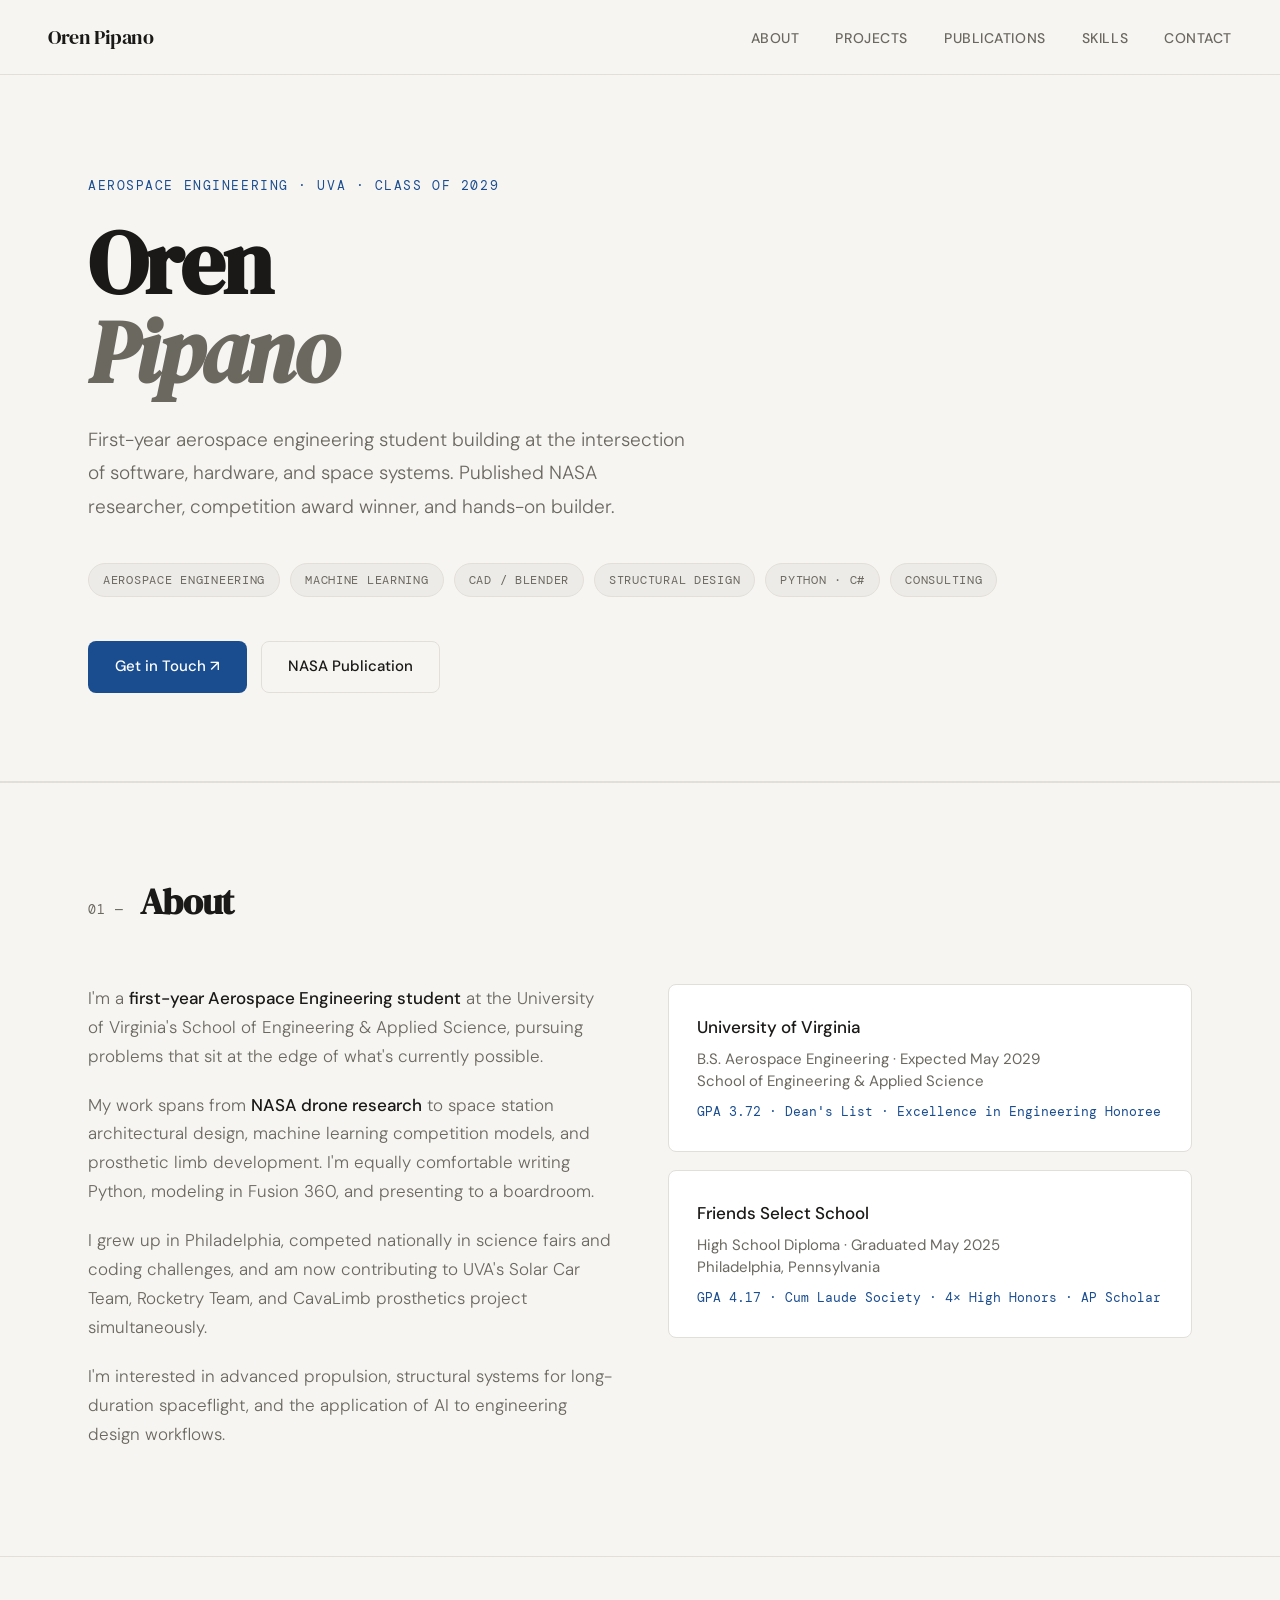
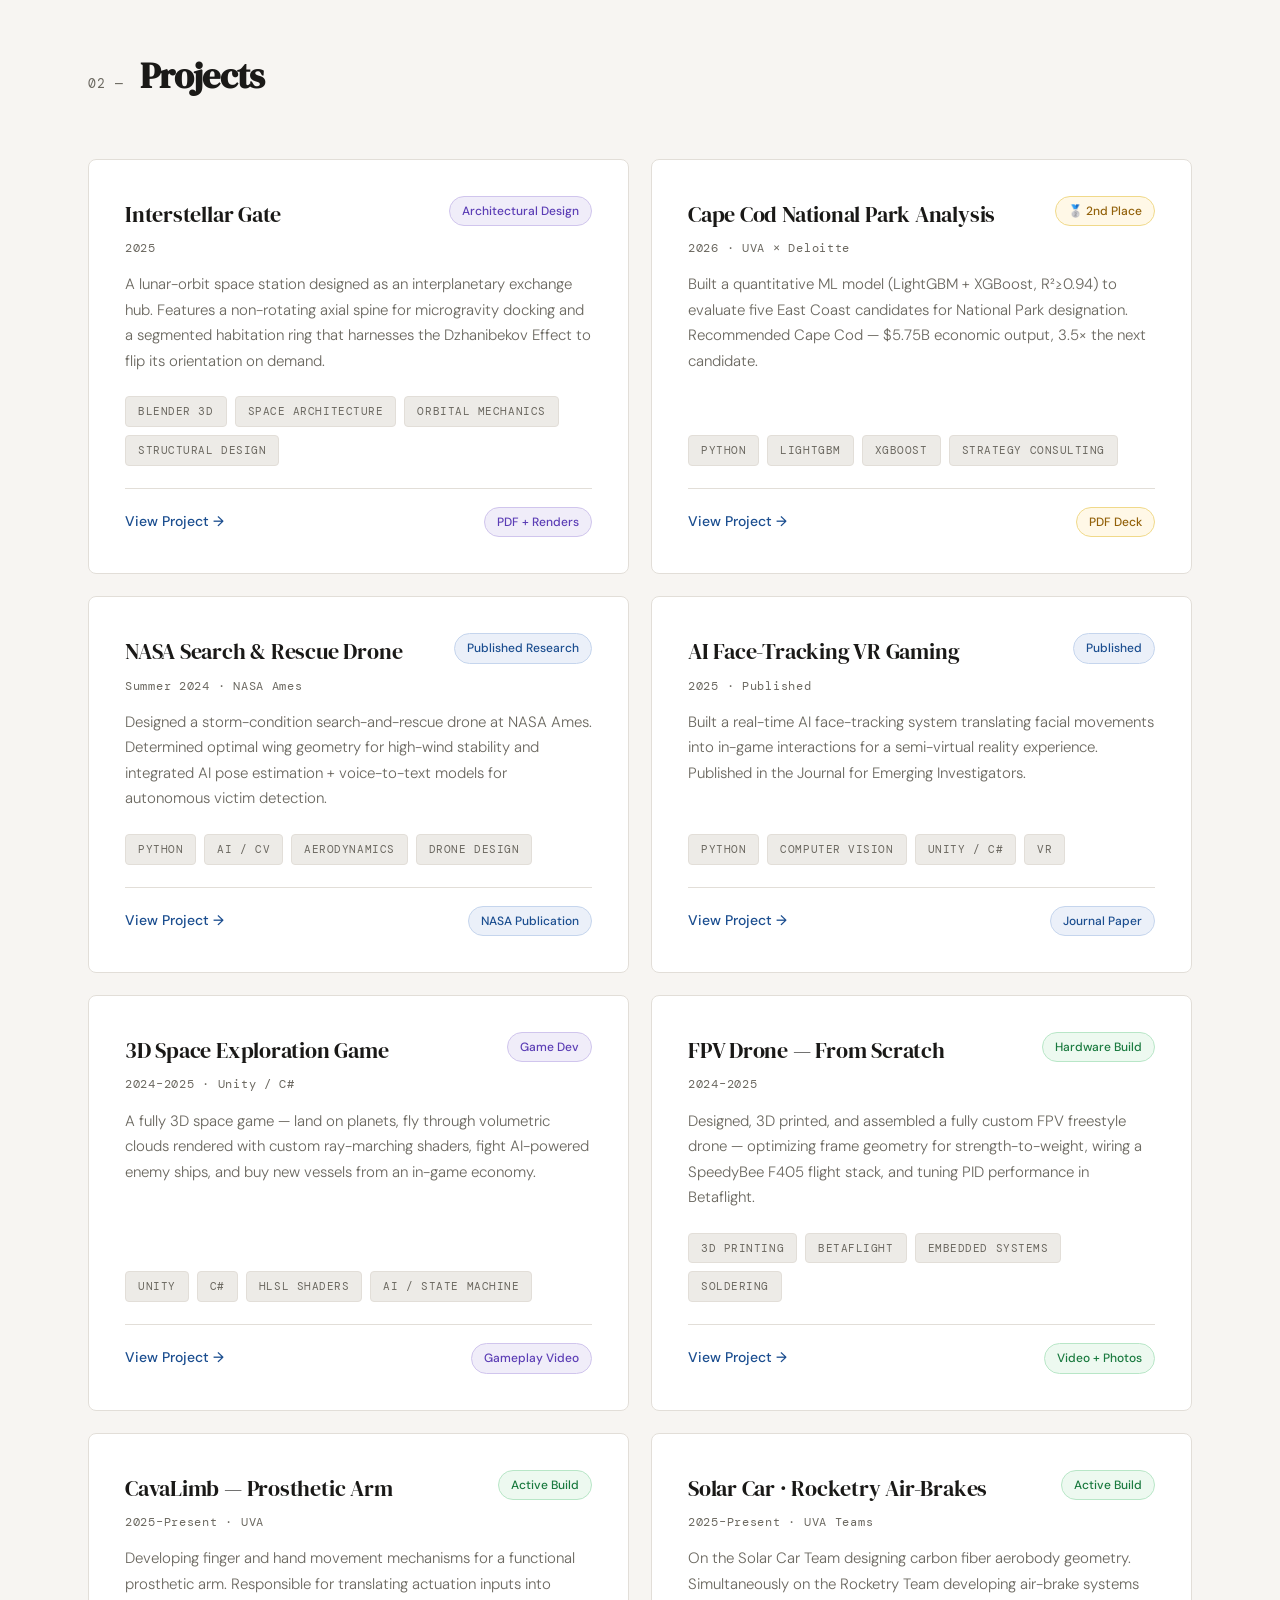
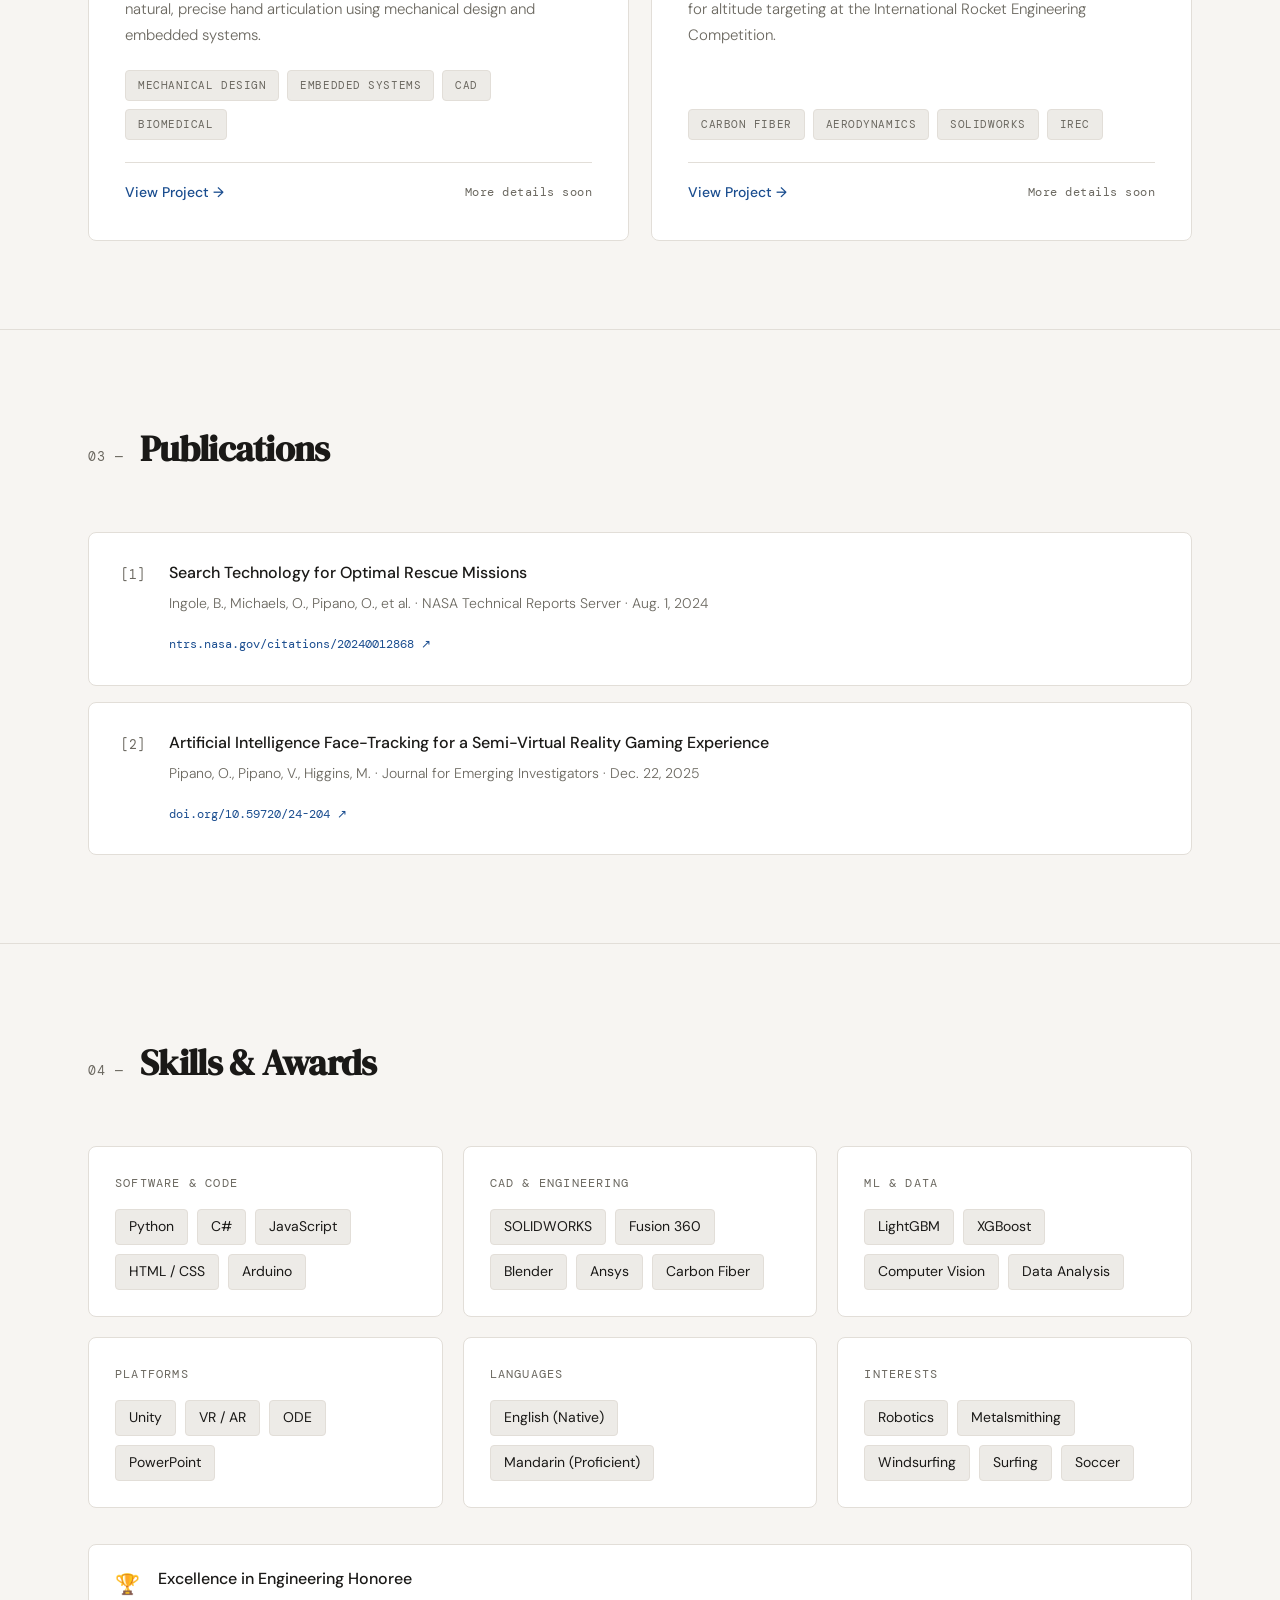
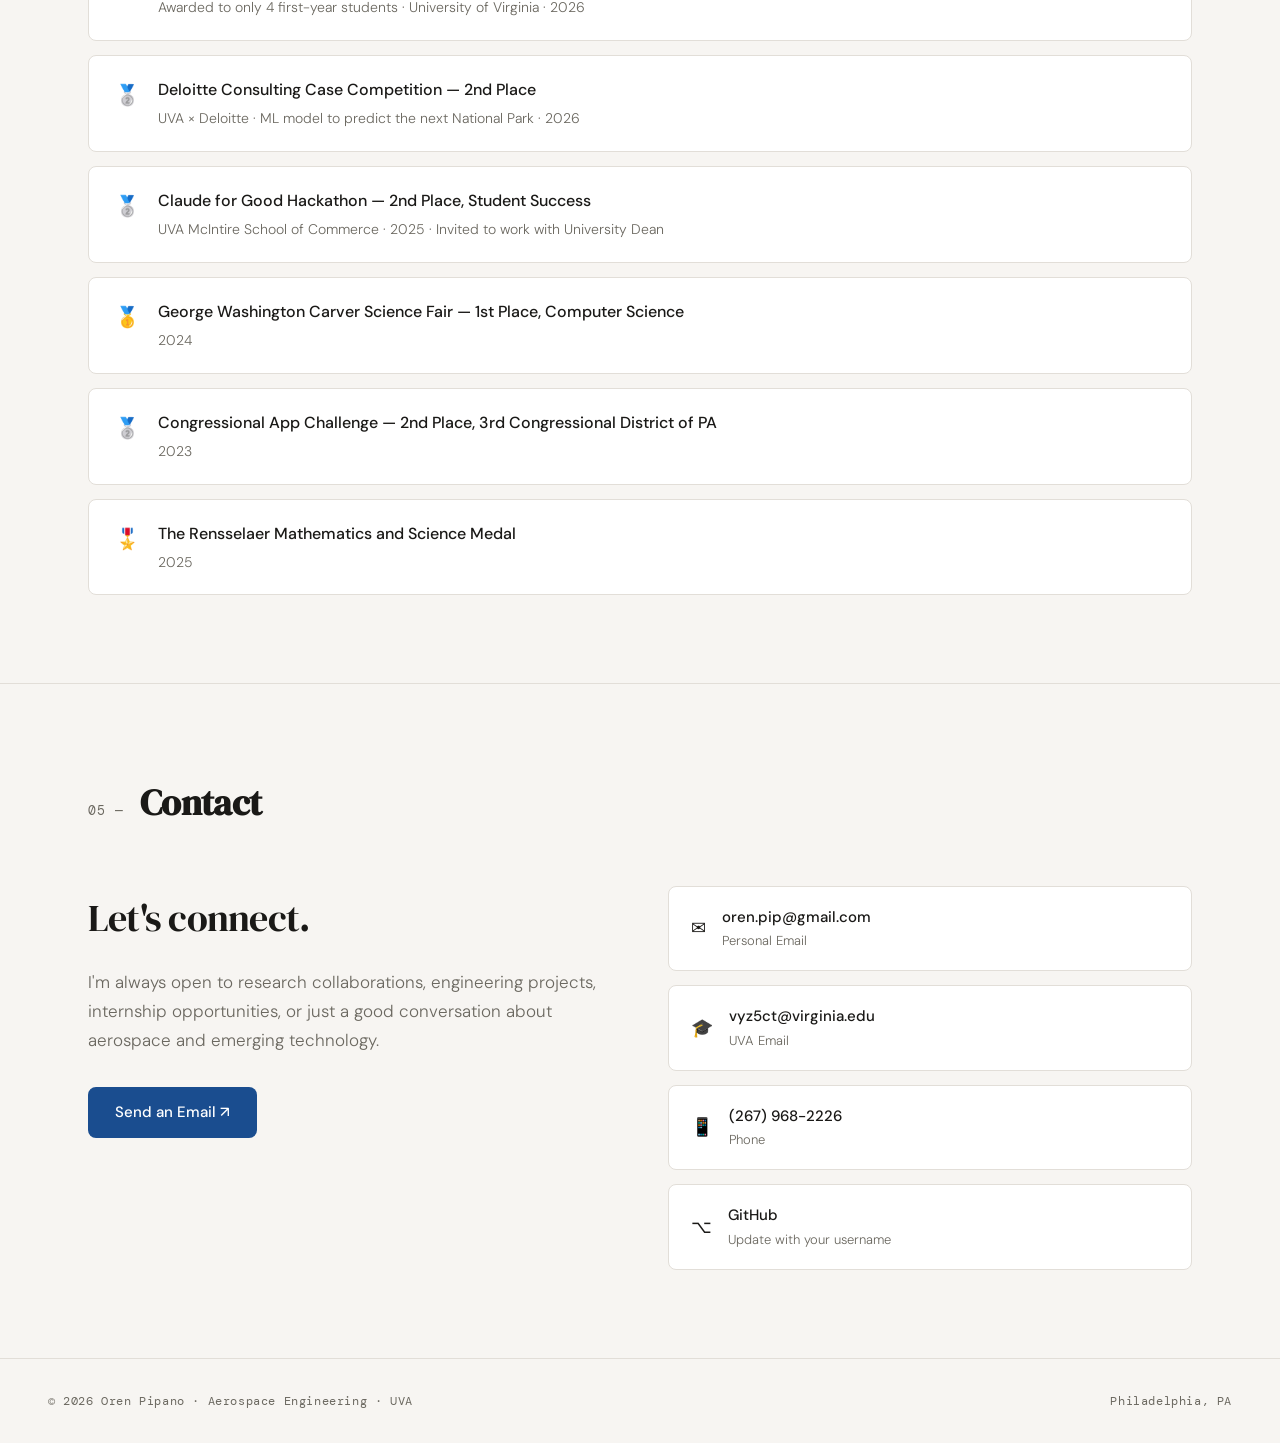
<file: index (2).html>
<!DOCTYPE html>
<html lang="en">
<head>
  <meta charset="UTF-8" />
  <meta name="viewport" content="width=device-width, initial-scale=1.0" />
  <title>Oren Pipano — Aerospace Engineering</title>
  <link rel="preconnect" href="https://fonts.googleapis.com">
  <link rel="preconnect" href="https://fonts.gstatic.com" crossorigin>
  <link href="https://fonts.googleapis.com/css2?family=DM+Serif+Display:ital@0;1&family=DM+Mono:wght@300;400;500&family=DM+Sans:ital,opsz,wght@0,9..40,300;0,9..40,400;0,9..40,500;1,9..40,300&display=swap" rel="stylesheet">
  <link rel="stylesheet" href="style.css">
  <style>
    #hero { padding: 100px 0 88px; border-bottom: 1px solid var(--border); }

    .hero-eyebrow {
      font-family: 'DM Mono', monospace;
      font-size: 13px; font-weight: 400;
      letter-spacing: 0.12em; text-transform: uppercase;
      color: var(--accent); margin-bottom: 22px;
    }

    .hero-name {
      font-family: 'DM Serif Display', serif;
      font-size: clamp(52px, 8vw, 88px);
      line-height: 1.0; letter-spacing: -0.03em; margin-bottom: 28px;
    }
    .hero-name em { font-style: italic; color: var(--ink-muted); }

    .hero-desc {
      max-width: 600px; font-size: 19px; font-weight: 300;
      color: var(--ink-muted); line-height: 1.75; margin-bottom: 40px;
    }

    .hero-pills { display: flex; flex-wrap: wrap; gap: 10px; margin-bottom: 44px; }

    .pill {
      font-family: 'DM Mono', monospace;
      font-size: 12px; letter-spacing: 0.06em; text-transform: uppercase;
      background: var(--tag-bg); color: var(--ink-muted);
      border: 1px solid var(--border); padding: 6px 14px; border-radius: 100px;
    }

    .hero-cta { display: flex; gap: 14px; align-items: center; flex-wrap: wrap; }

    /* ABOUT */
    .about-grid { display: grid; grid-template-columns: 1fr 1fr; gap: 56px; }
    .about-text p { color: var(--ink-muted); margin-bottom: 20px; font-weight: 300; font-size: 17px; }
    .about-text p strong { color: var(--ink); font-weight: 500; }
    .edu-card { background: var(--surface); border: 1px solid var(--border); border-radius: var(--radius); padding: 28px; margin-bottom: 18px; }
    .edu-school { font-weight: 500; font-size: 17px; margin-bottom: 6px; }
    .edu-degree { font-size: 15px; color: var(--ink-muted); margin-bottom: 8px; line-height: 1.5; }
    .edu-gpa { font-family: 'DM Mono', monospace; font-size: 13px; color: var(--accent); }

    /* PROJECTS */
    .projects-grid { display: grid; gap: 22px; grid-template-columns: repeat(2, 1fr); }

    .project-card {
      background: var(--surface); border: 1px solid var(--border);
      border-radius: var(--radius); padding: 36px;
      transition: all 0.25s ease; position: relative; overflow: hidden;
      cursor: pointer; display: flex; flex-direction: column;
      text-decoration: none; color: inherit;
    }
    .project-card::before {
      content: ''; position: absolute; left: 0; top: 0; bottom: 0;
      width: 3px; background: var(--accent);
      transform: scaleY(0); transform-origin: bottom; transition: transform 0.3s ease;
    }
    .project-card:hover { border-color: #b8b4ae; box-shadow: 0 6px 32px rgba(0,0,0,0.09); transform: translateY(-2px); }
    .project-card:hover::before { transform: scaleY(1); }

    .project-top { display: flex; justify-content: space-between; align-items: flex-start; margin-bottom: 14px; gap: 12px; }
    .project-title { font-family: 'DM Serif Display', serif; font-size: 22px; letter-spacing: -0.01em; }
    .project-year { font-family: 'DM Mono', monospace; font-size: 12px; color: var(--ink-muted); letter-spacing: 0.06em; margin-top: 5px; }
    .project-desc { font-size: 15px; color: var(--ink-muted); font-weight: 300; line-height: 1.7; margin-bottom: 22px; flex: 1; }
    .project-tags { display: flex; flex-wrap: wrap; gap: 8px; }

    .project-footer {
      display: flex; align-items: center; justify-content: space-between;
      margin-top: 22px; padding-top: 18px; border-top: 1px solid var(--border);
    }
    .view-label {
      font-size: 14px; font-weight: 500; color: var(--accent);
      display: flex; align-items: center; gap: 6px; transition: gap 0.2s ease;
    }
    .project-card:hover .view-label { gap: 10px; }
    .coming-soon { font-size: 12px; color: var(--ink-muted); font-family: 'DM Mono', monospace; letter-spacing: 0.04em; }

    /* PUBLICATIONS */
    .pub-list { display: grid; gap: 16px; }
    .pub-card { background: var(--surface); border: 1px solid var(--border); border-radius: var(--radius); padding: 28px 32px; display: flex; gap: 24px; align-items: flex-start; transition: border-color var(--transition); }
    .pub-card:hover { border-color: #b8b4ae; }
    .pub-num { font-family: 'DM Mono', monospace; font-size: 13px; color: var(--ink-muted); margin-top: 3px; flex-shrink: 0; }
    .pub-title { font-size: 16px; font-weight: 500; margin-bottom: 8px; line-height: 1.45; }
    .pub-meta { font-size: 14px; color: var(--ink-muted); font-weight: 300; margin-bottom: 12px; }
    .pub-link { font-family: 'DM Mono', monospace; font-size: 12px; color: var(--accent); }

    /* SKILLS */
    .skills-grid { display: grid; grid-template-columns: repeat(3, 1fr); gap: 20px; }
    .skill-group { background: var(--surface); border: 1px solid var(--border); border-radius: var(--radius); padding: 26px; }
    .skill-group-title { font-family: 'DM Mono', monospace; font-size: 12px; letter-spacing: 0.1em; text-transform: uppercase; color: var(--ink-muted); margin-bottom: 16px; }
    .skill-items { display: flex; flex-wrap: wrap; gap: 9px; }
    .skill-chip { font-size: 14px; font-weight: 400; background: var(--tag-bg); color: var(--ink); border: 1px solid var(--border); padding: 5px 13px; border-radius: 4px; }

    /* AWARDS */
    .awards-list { display: grid; gap: 14px; margin-top: 36px; }
    .award-item { display: flex; gap: 18px; align-items: flex-start; padding: 20px 26px; background: var(--surface); border: 1px solid var(--border); border-radius: var(--radius); }
    .award-icon { font-size: 20px; flex-shrink: 0; margin-top: 2px; }
    .award-name { font-size: 16px; font-weight: 500; margin-bottom: 4px; }
    .award-org { font-size: 14px; color: var(--ink-muted); font-weight: 300; }

    /* CONTACT */
    .contact-inner { display: grid; grid-template-columns: 1fr 1fr; gap: 56px; align-items: start; }
    .contact-heading { font-family: 'DM Serif Display', serif; font-size: 38px; letter-spacing: -0.02em; margin-bottom: 18px; }
    .contact-sub { font-size: 17px; color: var(--ink-muted); font-weight: 300; margin-bottom: 32px; line-height: 1.7; }
    .contact-links { display: grid; gap: 14px; }
    .contact-link-item { display: flex; align-items: center; gap: 16px; padding: 18px 22px; background: var(--surface); border: 1px solid var(--border); border-radius: var(--radius); font-size: 15px; font-weight: 500; transition: all var(--transition); }
    .contact-link-item:hover { border-color: var(--accent); background: var(--accent-lt); color: var(--accent); }
    .contact-icon { font-size: 18px; }
    .contact-detail { font-size: 13px; color: var(--ink-muted); font-weight: 300; }

    /* RESPONSIVE */
    @media (max-width: 900px) {
      .skills-grid { grid-template-columns: repeat(2, 1fr); }
      .projects-grid { grid-template-columns: 1fr; }
    }
    @media (max-width: 700px) {
      .about-grid, .contact-inner { grid-template-columns: 1fr; gap: 36px; }
      .skills-grid { grid-template-columns: repeat(2, 1fr); gap: 14px; }
      .hero-name { font-size: clamp(44px, 12vw, 72px); }
      .hero-desc { font-size: 17px; }
      .project-top { flex-direction: column; gap: 10px; }
      .pub-card { flex-direction: column; gap: 10px; }
      .pub-num { display: none; }
    }
    @media (max-width: 480px) {
      .skills-grid { grid-template-columns: 1fr; }
      .contact-heading { font-size: 30px; }
    }
  </style>
</head>
<body>
  <nav>
    <div class="nav-inner">
      <a href="index.html" class="nav-logo">Oren Pipano</a>
      <ul class="nav-links">
        <li><a href="#about">About</a></li>
        <li><a href="#projects">Projects</a></li>
        <li><a href="#publications">Publications</a></li>
        <li><a href="#skills">Skills</a></li>
        <li><a href="#contact">Contact</a></li>
      </ul>
    </div>
  </nav>

  <section id="hero">
    <div class="container">
      <p class="hero-eyebrow fade-in">Aerospace Engineering · UVA · Class of 2029</p>
      <h1 class="hero-name fade-in">Oren<br><em>Pipano</em></h1>
      <p class="hero-desc fade-in">First-year aerospace engineering student building at the intersection of software, hardware, and space systems. Published NASA researcher, competition award winner, and hands-on builder.</p>
      <div class="hero-pills fade-in">
        <span class="pill">Aerospace Engineering</span>
        <span class="pill">Machine Learning</span>
        <span class="pill">CAD / Blender</span>
        <span class="pill">Structural Design</span>
        <span class="pill">Python · C#</span>
        <span class="pill">Consulting</span>
      </div>
      <div class="hero-cta fade-in">
        <a href="mailto:oren.pip@gmail.com" class="btn btn-primary">Get in Touch ↗</a>
        <a href="https://ntrs.nasa.gov/citations/20240012868" target="_blank" class="btn btn-ghost">NASA Publication</a>
      </div>
    </div>
  </section>

  <section id="about">
    <div class="container">
      <div class="section-header">
        <span class="section-num">01 —</span>
        <h2 class="section-title">About</h2>
      </div>
      <div class="about-grid">
        <div class="about-text">
          <p>I'm a <strong>first-year Aerospace Engineering student</strong> at the University of Virginia's School of Engineering & Applied Science, pursuing problems that sit at the edge of what's currently possible.</p>
          <p>My work spans from <strong>NASA drone research</strong> to space station architectural design, machine learning competition models, and prosthetic limb development. I'm equally comfortable writing Python, modeling in Fusion 360, and presenting to a boardroom.</p>
          <p>I grew up in Philadelphia, competed nationally in science fairs and coding challenges, and am now contributing to UVA's Solar Car Team, Rocketry Team, and CavaLimb prosthetics project simultaneously.</p>
          <p>I'm interested in advanced propulsion, structural systems for long-duration spaceflight, and the application of AI to engineering design workflows.</p>
        </div>
        <div class="about-edu">
          <div class="edu-card">
            <div class="edu-school">University of Virginia</div>
            <div class="edu-degree">B.S. Aerospace Engineering · Expected May 2029<br>School of Engineering & Applied Science</div>
            <div class="edu-gpa">GPA 3.72 · Dean's List · Excellence in Engineering Honoree</div>
          </div>
          <div class="edu-card">
            <div class="edu-school">Friends Select School</div>
            <div class="edu-degree">High School Diploma · Graduated May 2025<br>Philadelphia, Pennsylvania</div>
            <div class="edu-gpa">GPA 4.17 · Cum Laude Society · 4× High Honors · AP Scholar</div>
          </div>
        </div>
      </div>
    </div>
  </section>

  <section id="projects">
    <div class="container">
      <div class="section-header">
        <span class="section-num">02 —</span>
        <h2 class="section-title">Projects</h2>
      </div>
      <div class="projects-grid">

        <a href="project-interstellar-gate.html" class="project-card">
          <div class="project-top">
            <div>
              <div class="project-title">Interstellar Gate</div>
              <div class="project-year">2025</div>
            </div>
            <span class="project-badge badge-design">Architectural Design</span>
          </div>
          <p class="project-desc">A lunar-orbit space station designed as an interplanetary exchange hub. Features a non-rotating axial spine for microgravity docking and a segmented habitation ring that harnesses the Dzhanibekov Effect to flip its orientation on demand.</p>
          <div class="project-tags">
            <span class="tag">Blender 3D</span>
            <span class="tag">Space Architecture</span>
            <span class="tag">Orbital Mechanics</span>
            <span class="tag">Structural Design</span>
          </div>
          <div class="project-footer">
            <span class="view-label">View Project →</span>
            <span class="project-badge badge-design">PDF + Renders</span>
          </div>
        </a>

        <a href="project-deloitte.html" class="project-card">
          <div class="project-top">
            <div>
              <div class="project-title">Cape Cod National Park Analysis</div>
              <div class="project-year">2026 · UVA × Deloitte</div>
            </div>
            <span class="project-badge badge-award">🥈 2nd Place</span>
          </div>
          <p class="project-desc">Built a quantitative ML model (LightGBM + XGBoost, R²≥0.94) to evaluate five East Coast candidates for National Park designation. Recommended Cape Cod — $5.75B economic output, 3.5× the next candidate.</p>
          <div class="project-tags">
            <span class="tag">Python</span>
            <span class="tag">LightGBM</span>
            <span class="tag">XGBoost</span>
            <span class="tag">Strategy Consulting</span>
          </div>
          <div class="project-footer">
            <span class="view-label">View Project →</span>
            <span class="project-badge badge-award">PDF Deck</span>
          </div>
        </a>

        <a href="project-nasa.html" class="project-card">
          <div class="project-top">
            <div>
              <div class="project-title">NASA Search & Rescue Drone</div>
              <div class="project-year">Summer 2024 · NASA Ames</div>
            </div>
            <span class="project-badge badge-research">Published Research</span>
          </div>
          <p class="project-desc">Designed a storm-condition search-and-rescue drone at NASA Ames. Determined optimal wing geometry for high-wind stability and integrated AI pose estimation + voice-to-text models for autonomous victim detection.</p>
          <div class="project-tags">
            <span class="tag">Python</span>
            <span class="tag">AI / CV</span>
            <span class="tag">Aerodynamics</span>
            <span class="tag">Drone Design</span>
          </div>
          <div class="project-footer">
            <span class="view-label">View Project →</span>
            <span class="project-badge badge-research">NASA Publication</span>
          </div>
        </a>

        <a href="project-vr.html" class="project-card">
          <div class="project-top">
            <div>
              <div class="project-title">AI Face-Tracking VR Gaming</div>
              <div class="project-year">2025 · Published</div>
            </div>
            <span class="project-badge badge-research">Published</span>
          </div>
          <p class="project-desc">Built a real-time AI face-tracking system translating facial movements into in-game interactions for a semi-virtual reality experience. Published in the Journal for Emerging Investigators.</p>
          <div class="project-tags">
            <span class="tag">Python</span>
            <span class="tag">Computer Vision</span>
            <span class="tag">Unity / C#</span>
            <span class="tag">VR</span>
          </div>
          <div class="project-footer">
            <span class="view-label">View Project →</span>
            <span class="project-badge badge-research">Journal Paper</span>
          </div>
        </a>

        <a href="project-space-game.html" class="project-card">
          <div class="project-top">
            <div>
              <div class="project-title">3D Space Exploration Game</div>
              <div class="project-year">2024–2025 · Unity / C#</div>
            </div>
            <span class="project-badge badge-design">Game Dev</span>
          </div>
          <p class="project-desc">A fully 3D space game — land on planets, fly through volumetric clouds rendered with custom ray-marching shaders, fight AI-powered enemy ships, and buy new vessels from an in-game economy.</p>
          <div class="project-tags">
            <span class="tag">Unity</span>
            <span class="tag">C#</span>
            <span class="tag">HLSL Shaders</span>
            <span class="tag">AI / State Machine</span>
          </div>
          <div class="project-footer">
            <span class="view-label">View Project →</span>
            <span class="project-badge badge-design">Gameplay Video</span>
          </div>
        </a>

        <a href="project-drone.html" class="project-card">
          <div class="project-top">
            <div>
              <div class="project-title">FPV Drone — From Scratch</div>
              <div class="project-year">2024–2025</div>
            </div>
            <span class="project-badge badge-engineering">Hardware Build</span>
          </div>
          <p class="project-desc">Designed, 3D printed, and assembled a fully custom FPV freestyle drone — optimizing frame geometry for strength-to-weight, wiring a SpeedyBee F405 flight stack, and tuning PID performance in Betaflight.</p>
          <div class="project-tags">
            <span class="tag">3D Printing</span>
            <span class="tag">Betaflight</span>
            <span class="tag">Embedded Systems</span>
            <span class="tag">Soldering</span>
          </div>
          <div class="project-footer">
            <span class="view-label">View Project →</span>
            <span class="project-badge badge-engineering">Video + Photos</span>
          </div>
        </a>

        <a href="project-cavalimb.html" class="project-card">
          <div class="project-top">
            <div>
              <div class="project-title">CavaLimb — Prosthetic Arm</div>
              <div class="project-year">2025–Present · UVA</div>
            </div>
            <span class="project-badge badge-engineering">Active Build</span>
          </div>
          <p class="project-desc">Developing finger and hand movement mechanisms for a functional prosthetic arm. Responsible for translating actuation inputs into natural, precise hand articulation using mechanical design and embedded systems.</p>
          <div class="project-tags">
            <span class="tag">Mechanical Design</span>
            <span class="tag">Embedded Systems</span>
            <span class="tag">CAD</span>
            <span class="tag">Biomedical</span>
          </div>
          <div class="project-footer">
            <span class="view-label">View Project →</span>
            <span class="coming-soon">More details soon</span>
          </div>
        </a>

        <a href="project-solar-rocketry.html" class="project-card">
          <div class="project-top">
            <div>
              <div class="project-title">Solar Car · Rocketry Air-Brakes</div>
              <div class="project-year">2025–Present · UVA Teams</div>
            </div>
            <span class="project-badge badge-engineering">Active Build</span>
          </div>
          <p class="project-desc">On the Solar Car Team designing carbon fiber aerobody geometry. Simultaneously on the Rocketry Team developing air-brake systems for altitude targeting at the International Rocket Engineering Competition.</p>
          <div class="project-tags">
            <span class="tag">Carbon Fiber</span>
            <span class="tag">Aerodynamics</span>
            <span class="tag">SOLIDWORKS</span>
            <span class="tag">IREC</span>
          </div>
          <div class="project-footer">
            <span class="view-label">View Project →</span>
            <span class="coming-soon">More details soon</span>
          </div>
        </a>

      </div>
    </div>
  </section>

  <section id="publications">
    <div class="container">
      <div class="section-header">
        <span class="section-num">03 —</span>
        <h2 class="section-title">Publications</h2>
      </div>
      <div class="pub-list">
        <div class="pub-card">
          <div class="pub-num">[1]</div>
          <div>
            <div class="pub-title">Search Technology for Optimal Rescue Missions</div>
            <div class="pub-meta">Ingole, B., Michaels, O., Pipano, O., et al. · NASA Technical Reports Server · Aug. 1, 2024</div>
            <a href="https://ntrs.nasa.gov/citations/20240012868" target="_blank" class="pub-link">ntrs.nasa.gov/citations/20240012868 ↗</a>
          </div>
        </div>
        <div class="pub-card">
          <div class="pub-num">[2]</div>
          <div>
            <div class="pub-title">Artificial Intelligence Face-Tracking for a Semi-Virtual Reality Gaming Experience</div>
            <div class="pub-meta">Pipano, O., Pipano, V., Higgins, M. · Journal for Emerging Investigators · Dec. 22, 2025</div>
            <a href="https://doi.org/10.59720/24-204" target="_blank" class="pub-link">doi.org/10.59720/24-204 ↗</a>
          </div>
        </div>
      </div>
    </div>
  </section>

  <section id="skills">
    <div class="container">
      <div class="section-header">
        <span class="section-num">04 —</span>
        <h2 class="section-title">Skills &amp; Awards</h2>
      </div>
      <div class="skills-grid">
        <div class="skill-group">
          <div class="skill-group-title">Software & Code</div>
          <div class="skill-items">
            <span class="skill-chip">Python</span><span class="skill-chip">C#</span>
            <span class="skill-chip">JavaScript</span><span class="skill-chip">HTML / CSS</span>
            <span class="skill-chip">Arduino</span>
          </div>
        </div>
        <div class="skill-group">
          <div class="skill-group-title">CAD & Engineering</div>
          <div class="skill-items">
            <span class="skill-chip">SOLIDWORKS</span><span class="skill-chip">Fusion 360</span>
            <span class="skill-chip">Blender</span><span class="skill-chip">Ansys</span>
            <span class="skill-chip">Carbon Fiber</span>
          </div>
        </div>
        <div class="skill-group">
          <div class="skill-group-title">ML & Data</div>
          <div class="skill-items">
            <span class="skill-chip">LightGBM</span><span class="skill-chip">XGBoost</span>
            <span class="skill-chip">Computer Vision</span><span class="skill-chip">Data Analysis</span>
          </div>
        </div>
        <div class="skill-group">
          <div class="skill-group-title">Platforms</div>
          <div class="skill-items">
            <span class="skill-chip">Unity</span><span class="skill-chip">VR / AR</span>
            <span class="skill-chip">ODE</span><span class="skill-chip">PowerPoint</span>
          </div>
        </div>
        <div class="skill-group">
          <div class="skill-group-title">Languages</div>
          <div class="skill-items">
            <span class="skill-chip">English (Native)</span>
            <span class="skill-chip">Mandarin (Proficient)</span>
          </div>
        </div>
        <div class="skill-group">
          <div class="skill-group-title">Interests</div>
          <div class="skill-items">
            <span class="skill-chip">Robotics</span><span class="skill-chip">Metalsmithing</span>
            <span class="skill-chip">Windsurfing</span><span class="skill-chip">Surfing</span>
            <span class="skill-chip">Soccer</span>
          </div>
        </div>
      </div>
      <div class="awards-list">
        <div class="award-item"><div class="award-icon">🏆</div><div><div class="award-name">Excellence in Engineering Honoree</div><div class="award-org">Awarded to only 4 first-year students · University of Virginia · 2026</div></div></div>
        <div class="award-item"><div class="award-icon">🥈</div><div><div class="award-name">Deloitte Consulting Case Competition — 2nd Place</div><div class="award-org">UVA × Deloitte · ML model to predict the next National Park · 2026</div></div></div>
        <div class="award-item"><div class="award-icon">🥈</div><div><div class="award-name">Claude for Good Hackathon — 2nd Place, Student Success</div><div class="award-org">UVA McIntire School of Commerce · 2025 · Invited to work with University Dean</div></div></div>
        <div class="award-item"><div class="award-icon">🥇</div><div><div class="award-name">George Washington Carver Science Fair — 1st Place, Computer Science</div><div class="award-org">2024</div></div></div>
        <div class="award-item"><div class="award-icon">🥈</div><div><div class="award-name">Congressional App Challenge — 2nd Place, 3rd Congressional District of PA</div><div class="award-org">2023</div></div></div>
        <div class="award-item"><div class="award-icon">🎖️</div><div><div class="award-name">The Rensselaer Mathematics and Science Medal</div><div class="award-org">2025</div></div></div>
      </div>
    </div>
  </section>

  <section id="contact">
    <div class="container">
      <div class="section-header">
        <span class="section-num">05 —</span>
        <h2 class="section-title">Contact</h2>
      </div>
      <div class="contact-inner">
        <div>
          <p class="contact-heading">Let's connect.</p>
          <p class="contact-sub">I'm always open to research collaborations, engineering projects, internship opportunities, or just a good conversation about aerospace and emerging technology.</p>
          <a href="mailto:oren.pip@gmail.com" class="btn btn-primary">Send an Email ↗</a>
        </div>
        <div class="contact-links">
          <a href="mailto:oren.pip@gmail.com" class="contact-link-item"><span class="contact-icon">✉</span><div><div>oren.pip@gmail.com</div><div class="contact-detail">Personal Email</div></div></a>
          <a href="mailto:vyz5ct@virginia.edu" class="contact-link-item"><span class="contact-icon">🎓</span><div><div>vyz5ct@virginia.edu</div><div class="contact-detail">UVA Email</div></div></a>
          <a href="tel:+12679682226" class="contact-link-item"><span class="contact-icon">📱</span><div><div>(267) 968-2226</div><div class="contact-detail">Phone</div></div></a>
          <a href="https://github.com/" target="_blank" class="contact-link-item"><span class="contact-icon">⌥</span><div><div>GitHub</div><div class="contact-detail">Update with your username</div></div></a>
        </div>
      </div>
    </div>
  </section>

  <footer>
    <span class="footer-text">© 2026 Oren Pipano · Aerospace Engineering · UVA</span>
    <span class="footer-text">Philadelphia, PA</span>
  </footer>

</body>
</html>
</file>
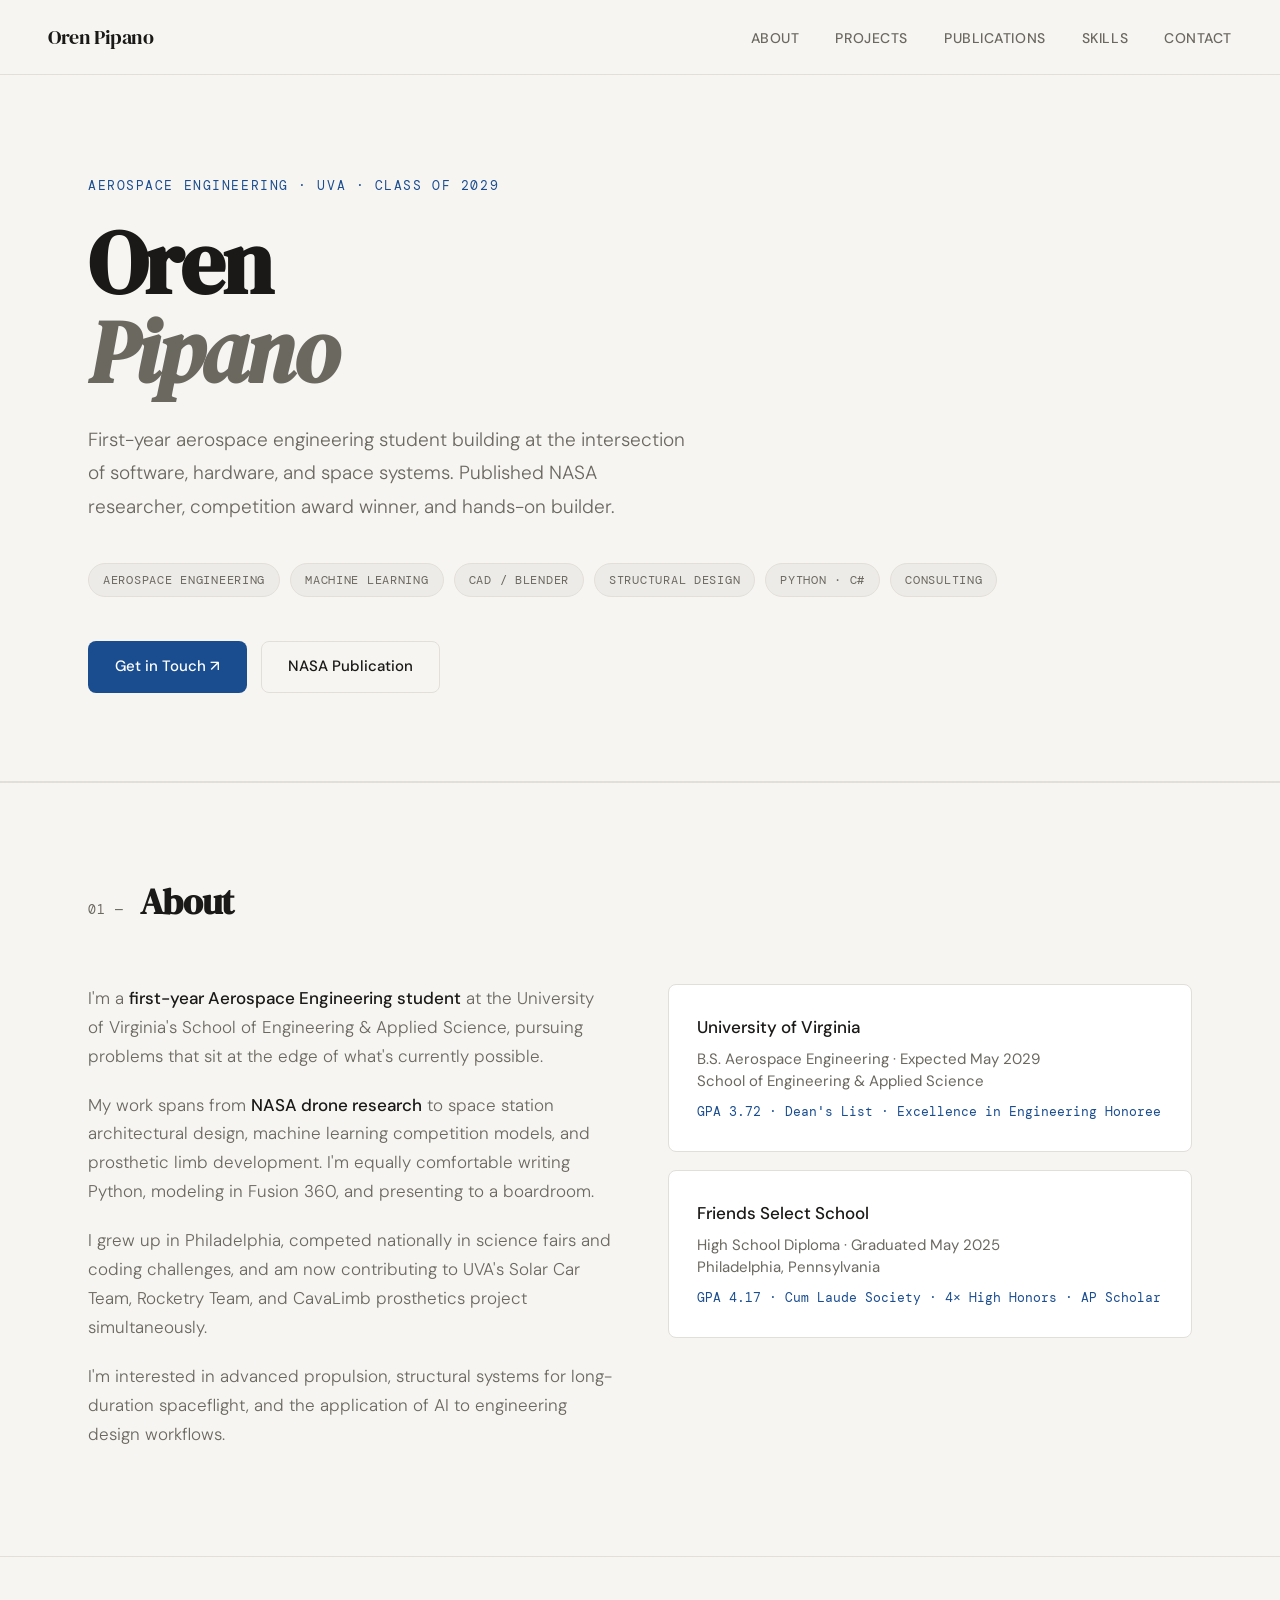
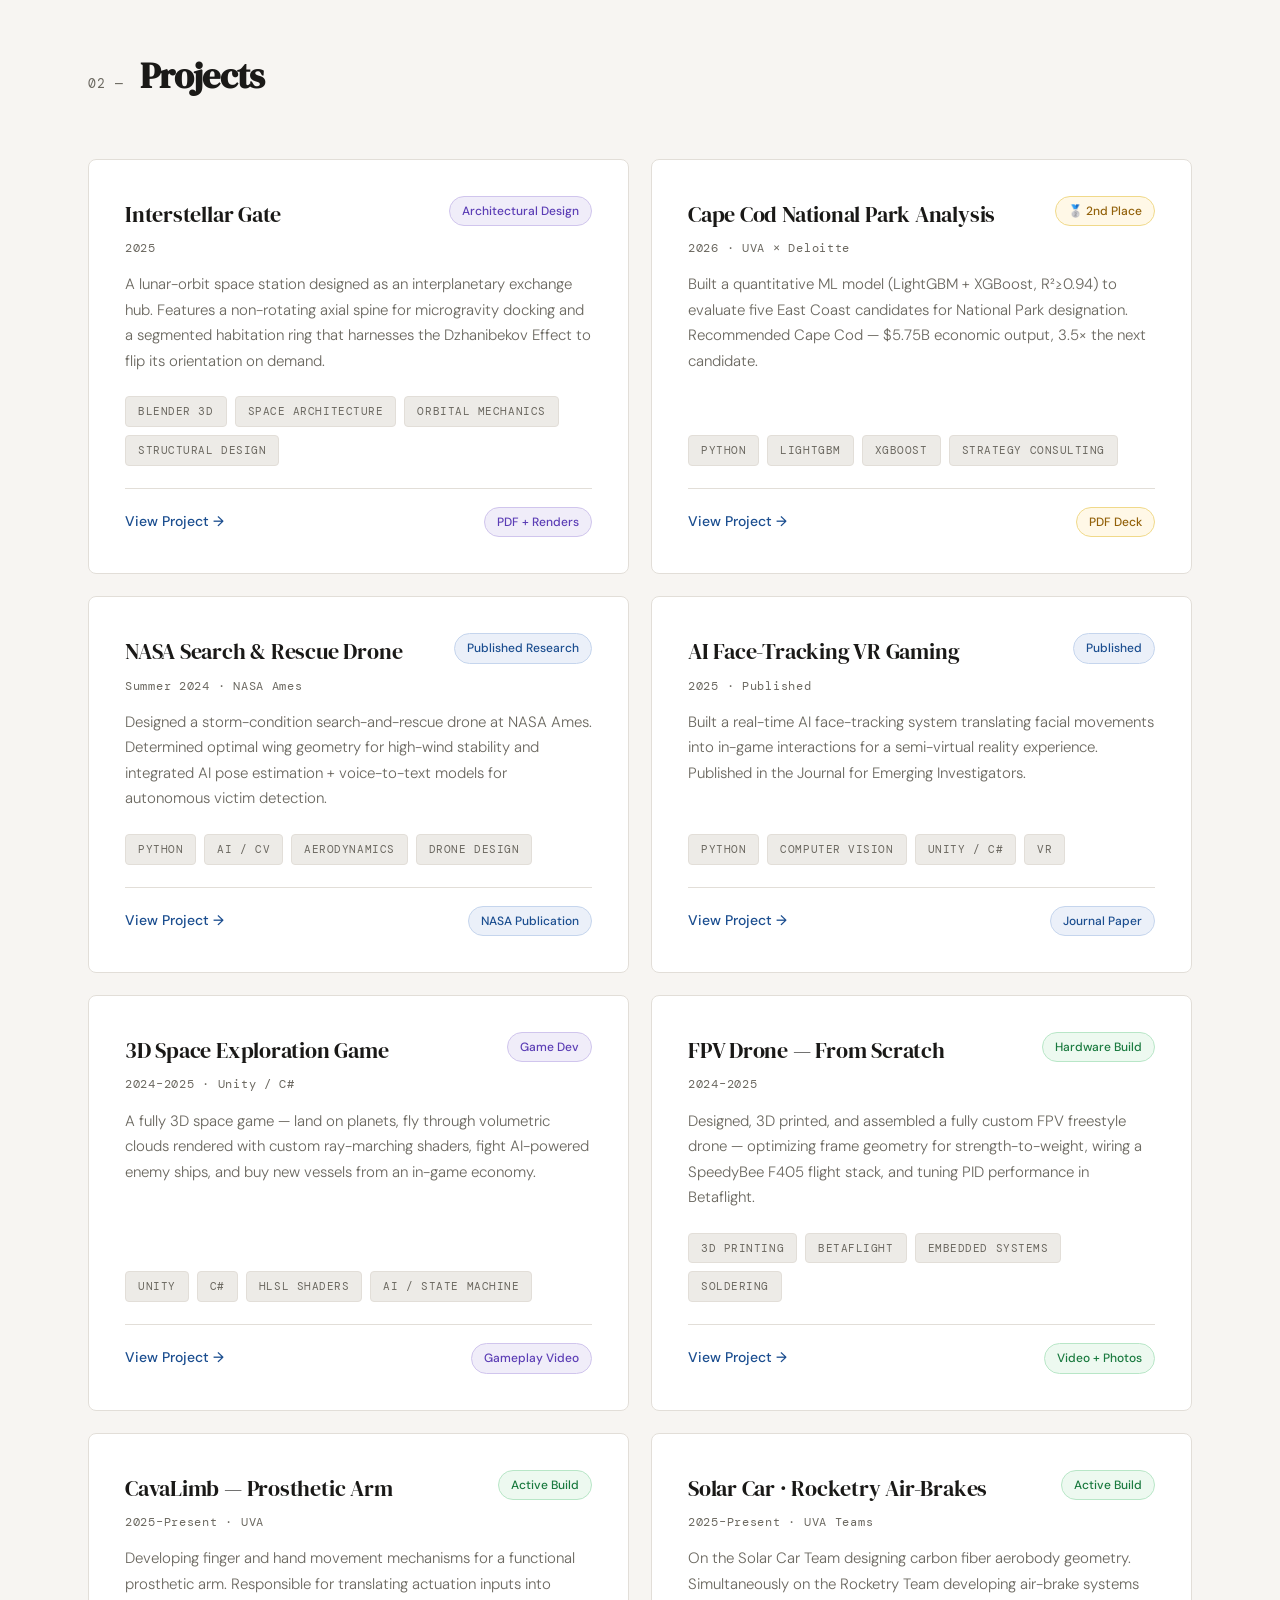
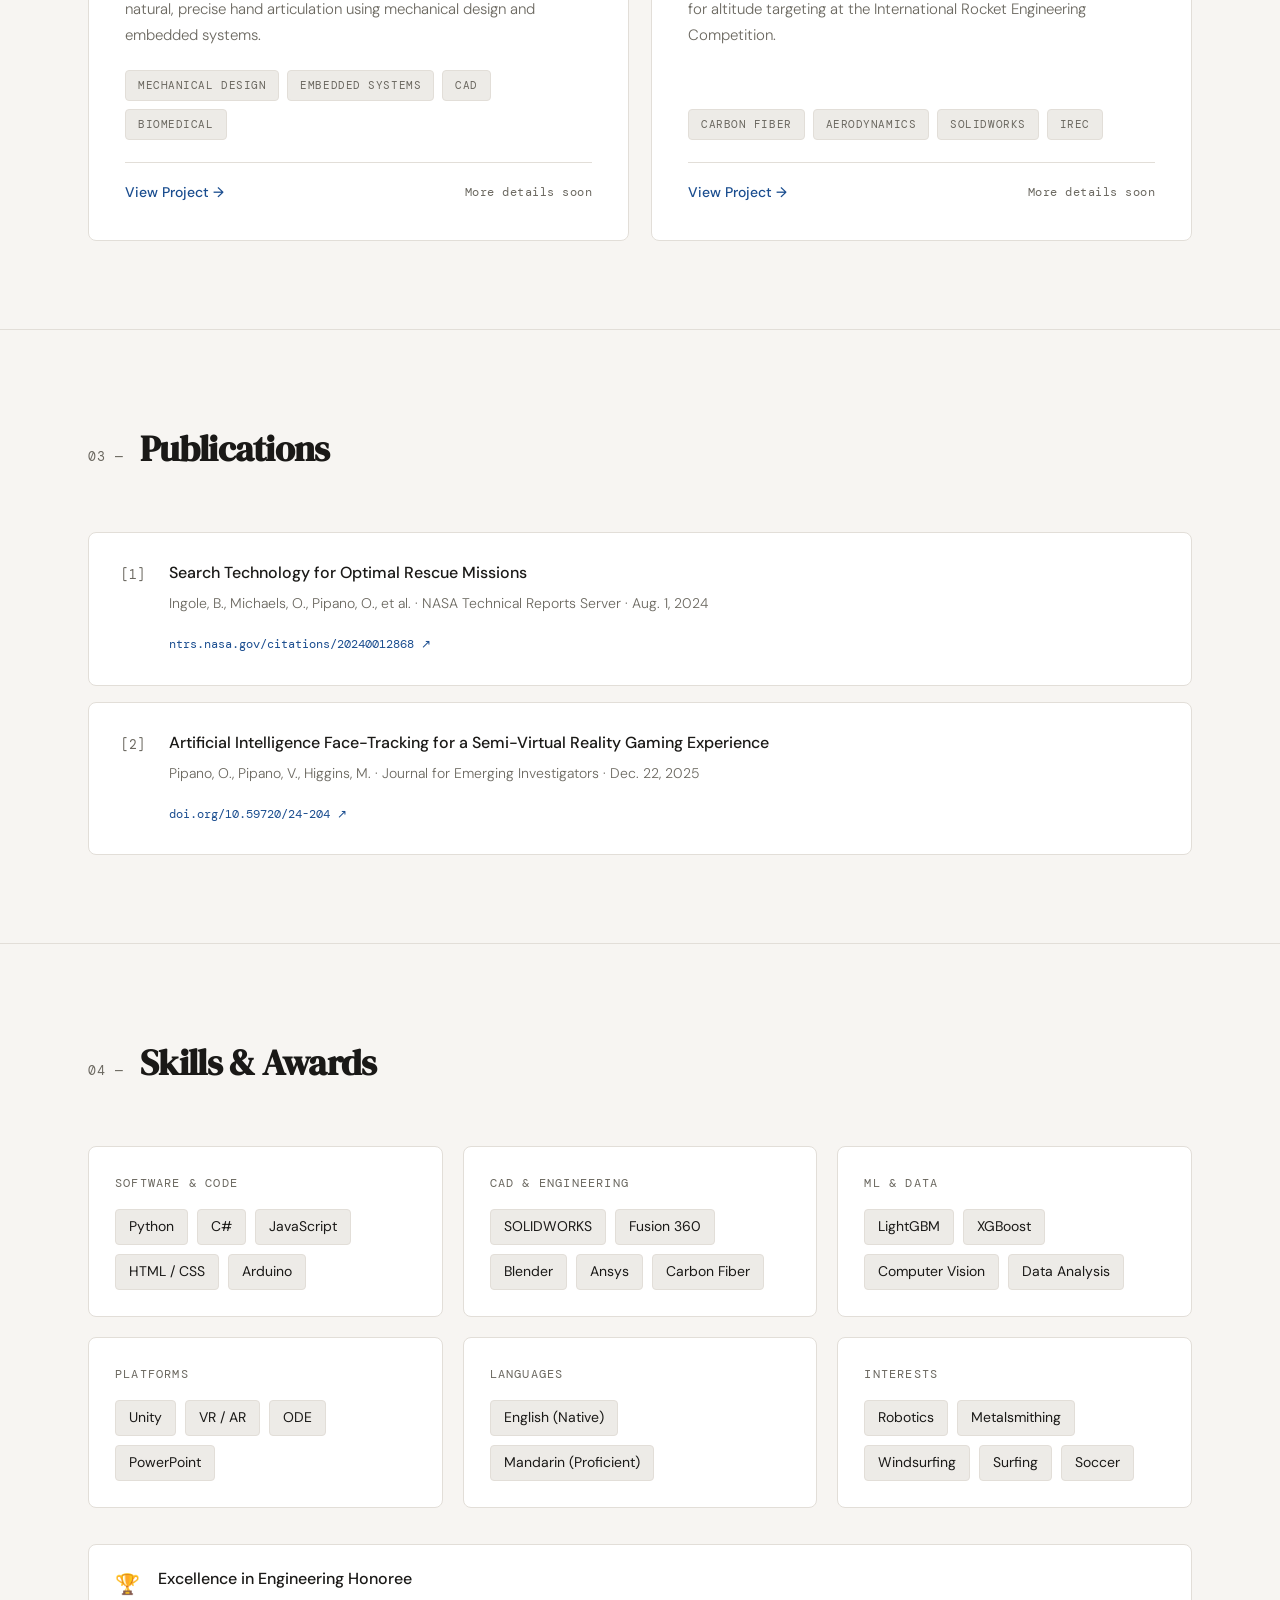
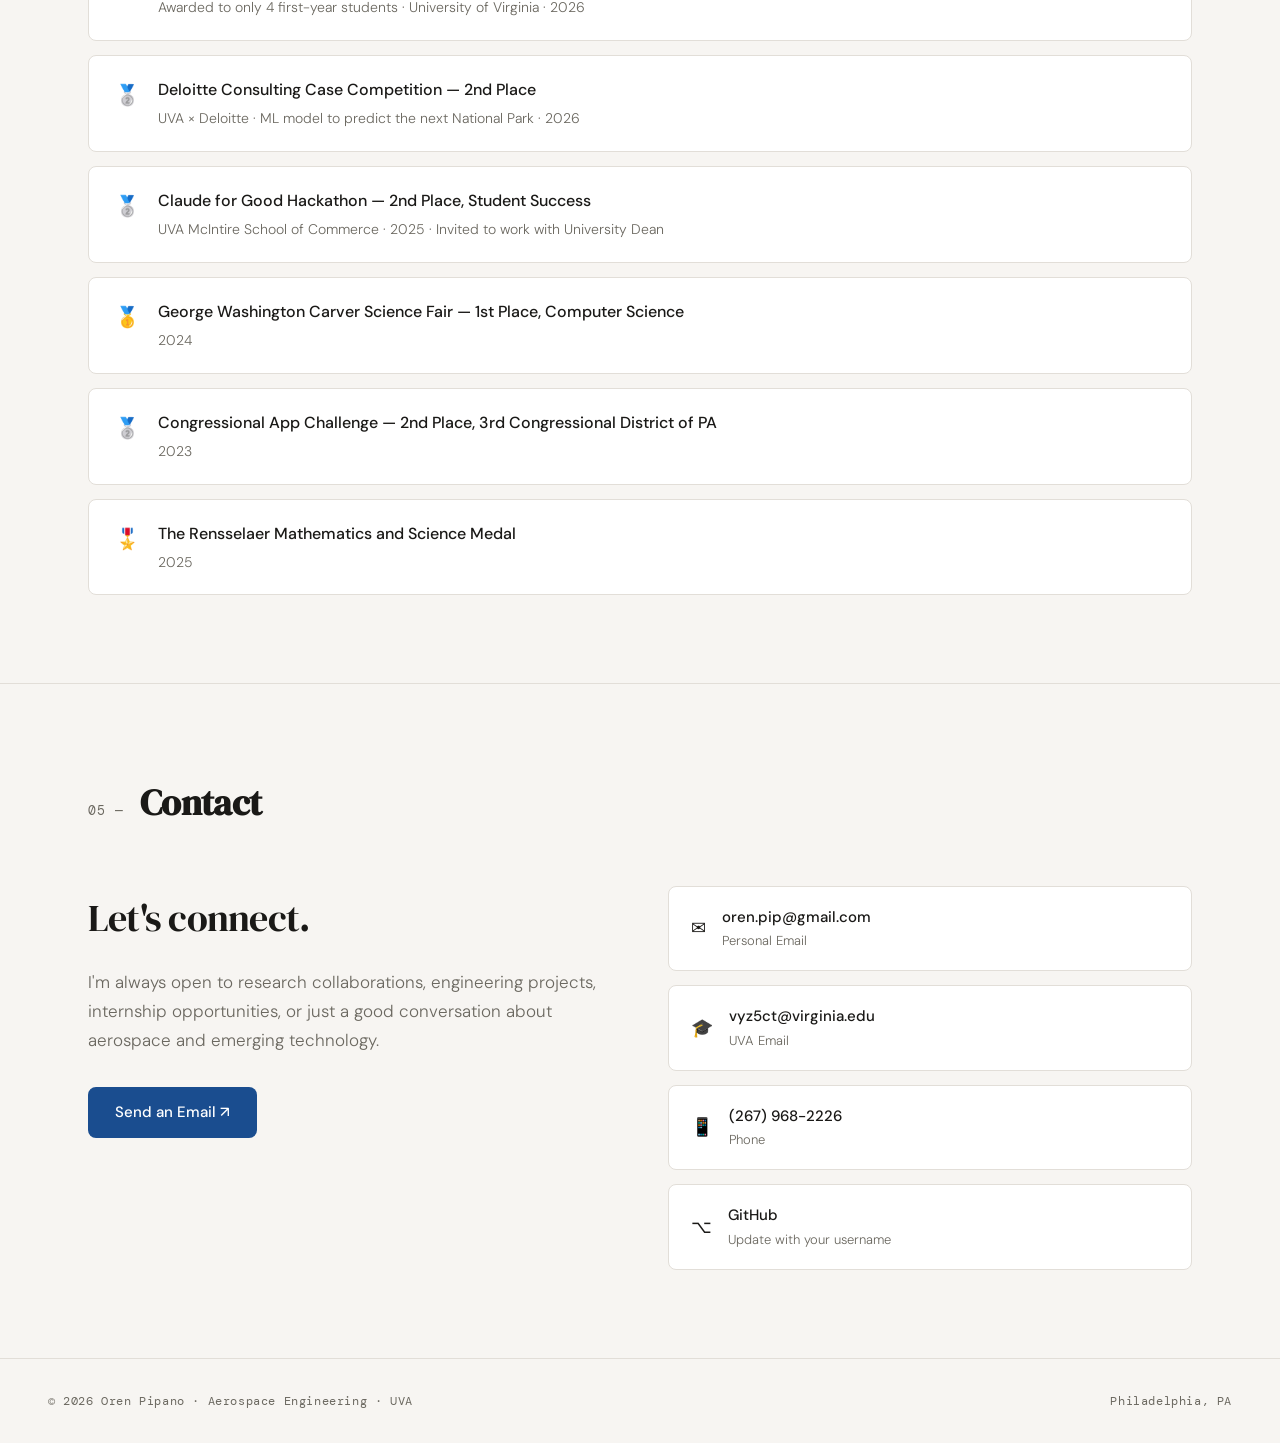
<file: index (3).html>
<!DOCTYPE html>
<html lang="en">
<head>
  <meta charset="UTF-8" />
  <meta name="viewport" content="width=device-width, initial-scale=1.0" />
  <title>Oren Pipano — Aerospace Engineering</title>
  <link rel="icon" type="image/x-icon" href="favicon.ico">
  <link rel="icon" type="image/png" sizes="32x32" href="favicon-32.png">
  <link rel="icon" type="image/png" sizes="16x16" href="favicon-16.png">
  <link rel="apple-touch-icon" sizes="180x180" href="favicon-180.png">
  <link rel="preconnect" href="https://fonts.googleapis.com">
  <link rel="preconnect" href="https://fonts.gstatic.com" crossorigin>
  <link href="https://fonts.googleapis.com/css2?family=DM+Serif+Display:ital@0;1&family=DM+Mono:wght@300;400;500&family=DM+Sans:ital,opsz,wght@0,9..40,300;0,9..40,400;0,9..40,500;1,9..40,300&display=swap" rel="stylesheet">
  <link rel="stylesheet" href="style.css">
  <style>
    #hero { padding: 100px 0 88px; border-bottom: 1px solid var(--border); }

    .hero-eyebrow {
      font-family: 'DM Mono', monospace;
      font-size: 13px; font-weight: 400;
      letter-spacing: 0.12em; text-transform: uppercase;
      color: var(--accent); margin-bottom: 22px;
    }

    .hero-name {
      font-family: 'DM Serif Display', serif;
      font-size: clamp(52px, 8vw, 88px);
      line-height: 1.0; letter-spacing: -0.03em; margin-bottom: 28px;
    }
    .hero-name em { font-style: italic; color: var(--ink-muted); }

    .hero-desc {
      max-width: 600px; font-size: 19px; font-weight: 300;
      color: var(--ink-muted); line-height: 1.75; margin-bottom: 40px;
    }

    .hero-pills { display: flex; flex-wrap: wrap; gap: 10px; margin-bottom: 44px; }

    .pill {
      font-family: 'DM Mono', monospace;
      font-size: 12px; letter-spacing: 0.06em; text-transform: uppercase;
      background: var(--tag-bg); color: var(--ink-muted);
      border: 1px solid var(--border); padding: 6px 14px; border-radius: 100px;
    }

    .hero-cta { display: flex; gap: 14px; align-items: center; flex-wrap: wrap; }

    /* ABOUT */
    .about-grid { display: grid; grid-template-columns: 1fr 1fr; gap: 56px; }
    .about-text p { color: var(--ink-muted); margin-bottom: 20px; font-weight: 300; font-size: 17px; }
    .about-text p strong { color: var(--ink); font-weight: 500; }
    .edu-card { background: var(--surface); border: 1px solid var(--border); border-radius: var(--radius); padding: 28px; margin-bottom: 18px; }
    .edu-school { font-weight: 500; font-size: 17px; margin-bottom: 6px; }
    .edu-degree { font-size: 15px; color: var(--ink-muted); margin-bottom: 8px; line-height: 1.5; }
    .edu-gpa { font-family: 'DM Mono', monospace; font-size: 13px; color: var(--accent); }

    /* PROJECTS */
    .projects-grid { display: grid; gap: 22px; grid-template-columns: repeat(2, 1fr); }

    .project-card {
      background: var(--surface); border: 1px solid var(--border);
      border-radius: var(--radius); padding: 36px;
      transition: all 0.25s ease; position: relative; overflow: hidden;
      cursor: pointer; display: flex; flex-direction: column;
      text-decoration: none; color: inherit;
    }
    .project-card::before {
      content: ''; position: absolute; left: 0; top: 0; bottom: 0;
      width: 3px; background: var(--accent);
      transform: scaleY(0); transform-origin: bottom; transition: transform 0.3s ease;
    }
    .project-card:hover { border-color: #b8b4ae; box-shadow: 0 6px 32px rgba(0,0,0,0.09); transform: translateY(-2px); }
    .project-card:hover::before { transform: scaleY(1); }

    .project-top { display: flex; justify-content: space-between; align-items: flex-start; margin-bottom: 14px; gap: 12px; }
    .project-title { font-family: 'DM Serif Display', serif; font-size: 22px; letter-spacing: -0.01em; }
    .project-year { font-family: 'DM Mono', monospace; font-size: 12px; color: var(--ink-muted); letter-spacing: 0.06em; margin-top: 5px; }
    .project-desc { font-size: 15px; color: var(--ink-muted); font-weight: 300; line-height: 1.7; margin-bottom: 22px; flex: 1; }
    .project-tags { display: flex; flex-wrap: wrap; gap: 8px; }

    .project-footer {
      display: flex; align-items: center; justify-content: space-between;
      margin-top: 22px; padding-top: 18px; border-top: 1px solid var(--border);
    }
    .view-label {
      font-size: 14px; font-weight: 500; color: var(--accent);
      display: flex; align-items: center; gap: 6px; transition: gap 0.2s ease;
    }
    .project-card:hover .view-label { gap: 10px; }
    .coming-soon { font-size: 12px; color: var(--ink-muted); font-family: 'DM Mono', monospace; letter-spacing: 0.04em; }

    /* PUBLICATIONS */
    .pub-list { display: grid; gap: 16px; }
    .pub-card { background: var(--surface); border: 1px solid var(--border); border-radius: var(--radius); padding: 28px 32px; display: flex; gap: 24px; align-items: flex-start; transition: border-color var(--transition); }
    .pub-card:hover { border-color: #b8b4ae; }
    .pub-num { font-family: 'DM Mono', monospace; font-size: 13px; color: var(--ink-muted); margin-top: 3px; flex-shrink: 0; }
    .pub-title { font-size: 16px; font-weight: 500; margin-bottom: 8px; line-height: 1.45; }
    .pub-meta { font-size: 14px; color: var(--ink-muted); font-weight: 300; margin-bottom: 12px; }
    .pub-link { font-family: 'DM Mono', monospace; font-size: 12px; color: var(--accent); }

    /* SKILLS */
    .skills-grid { display: grid; grid-template-columns: repeat(3, 1fr); gap: 20px; }
    .skill-group { background: var(--surface); border: 1px solid var(--border); border-radius: var(--radius); padding: 26px; }
    .skill-group-title { font-family: 'DM Mono', monospace; font-size: 12px; letter-spacing: 0.1em; text-transform: uppercase; color: var(--ink-muted); margin-bottom: 16px; }
    .skill-items { display: flex; flex-wrap: wrap; gap: 9px; }
    .skill-chip { font-size: 14px; font-weight: 400; background: var(--tag-bg); color: var(--ink); border: 1px solid var(--border); padding: 5px 13px; border-radius: 4px; }

    /* AWARDS */
    .awards-list { display: grid; gap: 14px; margin-top: 36px; }
    .award-item { display: flex; gap: 18px; align-items: flex-start; padding: 20px 26px; background: var(--surface); border: 1px solid var(--border); border-radius: var(--radius); }
    .award-icon { font-size: 20px; flex-shrink: 0; margin-top: 2px; }
    .award-name { font-size: 16px; font-weight: 500; margin-bottom: 4px; }
    .award-org { font-size: 14px; color: var(--ink-muted); font-weight: 300; }

    /* CONTACT */
    .contact-inner { display: grid; grid-template-columns: 1fr 1fr; gap: 56px; align-items: start; }
    .contact-heading { font-family: 'DM Serif Display', serif; font-size: 38px; letter-spacing: -0.02em; margin-bottom: 18px; }
    .contact-sub { font-size: 17px; color: var(--ink-muted); font-weight: 300; margin-bottom: 32px; line-height: 1.7; }
    .contact-links { display: grid; gap: 14px; }
    .contact-link-item { display: flex; align-items: center; gap: 16px; padding: 18px 22px; background: var(--surface); border: 1px solid var(--border); border-radius: var(--radius); font-size: 15px; font-weight: 500; transition: all var(--transition); }
    .contact-link-item:hover { border-color: var(--accent); background: var(--accent-lt); color: var(--accent); }
    .contact-icon { font-size: 18px; }
    .contact-detail { font-size: 13px; color: var(--ink-muted); font-weight: 300; }

    /* RESPONSIVE */
    @media (max-width: 900px) {
      .skills-grid { grid-template-columns: repeat(2, 1fr); }
      .projects-grid { grid-template-columns: 1fr; }
    }
    @media (max-width: 700px) {
      .about-grid, .contact-inner { grid-template-columns: 1fr; gap: 36px; }
      .skills-grid { grid-template-columns: repeat(2, 1fr); gap: 14px; }
      .hero-name { font-size: clamp(44px, 12vw, 72px); }
      .hero-desc { font-size: 17px; }
      .project-top { flex-direction: column; gap: 10px; }
      .pub-card { flex-direction: column; gap: 10px; }
      .pub-num { display: none; }
    }
    @media (max-width: 480px) {
      .skills-grid { grid-template-columns: 1fr; }
      .contact-heading { font-size: 30px; }
    }
  </style>
</head>
<body>
  <nav>
    <div class="nav-inner">
      <a href="index.html" class="nav-logo">Oren Pipano</a>
      <ul class="nav-links">
        <li><a href="#about">About</a></li>
        <li><a href="#projects">Projects</a></li>
        <li><a href="#publications">Publications</a></li>
        <li><a href="#skills">Skills</a></li>
        <li><a href="#contact">Contact</a></li>
      </ul>
    </div>
  </nav>

  <section id="hero">
    <div class="container">
      <p class="hero-eyebrow fade-in">Aerospace Engineering · UVA · Class of 2029</p>
      <h1 class="hero-name fade-in">Oren<br><em>Pipano</em></h1>
      <p class="hero-desc fade-in">First-year aerospace engineering student building at the intersection of software, hardware, and space systems. Published NASA researcher, competition award winner, and hands-on builder.</p>
      <div class="hero-pills fade-in">
        <span class="pill">Aerospace Engineering</span>
        <span class="pill">Machine Learning</span>
        <span class="pill">CAD / Blender</span>
        <span class="pill">Structural Design</span>
        <span class="pill">Python · C#</span>
        <span class="pill">Consulting</span>
      </div>
      <div class="hero-cta fade-in">
        <a href="mailto:oren.pip@gmail.com" class="btn btn-primary">Get in Touch ↗</a>
        <a href="https://ntrs.nasa.gov/citations/20240012868" target="_blank" class="btn btn-ghost">NASA Publication</a>
      </div>
    </div>
  </section>

  <section id="about">
    <div class="container">
      <div class="section-header">
        <span class="section-num">01 —</span>
        <h2 class="section-title">About</h2>
      </div>
      <div class="about-grid">
        <div class="about-text">
          <p>I'm a <strong>first-year Aerospace Engineering student</strong> at the University of Virginia's School of Engineering & Applied Science, pursuing problems that sit at the edge of what's currently possible.</p>
          <p>My work spans from <strong>NASA drone research</strong> to space station architectural design, machine learning competition models, and prosthetic limb development. I'm equally comfortable writing Python, modeling in Fusion 360, and presenting to a boardroom.</p>
          <p>I grew up in Philadelphia, competed nationally in science fairs and coding challenges, and am now contributing to UVA's Solar Car Team, Rocketry Team, and CavaLimb prosthetics project simultaneously.</p>
          <p>I'm interested in advanced propulsion, structural systems for long-duration spaceflight, and the application of AI to engineering design workflows.</p>
        </div>
        <div class="about-edu">
          <div class="edu-card">
            <div class="edu-school">University of Virginia</div>
            <div class="edu-degree">B.S. Aerospace Engineering · Expected May 2029<br>School of Engineering & Applied Science</div>
            <div class="edu-gpa">GPA 3.72 · Dean's List · Excellence in Engineering Honoree</div>
          </div>
          <div class="edu-card">
            <div class="edu-school">Friends Select School</div>
            <div class="edu-degree">High School Diploma · Graduated May 2025<br>Philadelphia, Pennsylvania</div>
            <div class="edu-gpa">GPA 4.17 · Cum Laude Society · 4× High Honors · AP Scholar</div>
          </div>
        </div>
      </div>
    </div>
  </section>

  <section id="projects">
    <div class="container">
      <div class="section-header">
        <span class="section-num">02 —</span>
        <h2 class="section-title">Projects</h2>
      </div>
      <div class="projects-grid">

        <a href="project-interstellar-gate.html" class="project-card">
          <div class="project-top">
            <div>
              <div class="project-title">Interstellar Gate</div>
              <div class="project-year">2025</div>
            </div>
            <span class="project-badge badge-design">Architectural Design</span>
          </div>
          <p class="project-desc">A lunar-orbit space station designed as an interplanetary exchange hub. Features a non-rotating axial spine for microgravity docking and a segmented habitation ring that harnesses the Dzhanibekov Effect to flip its orientation on demand.</p>
          <div class="project-tags">
            <span class="tag">Blender 3D</span>
            <span class="tag">Space Architecture</span>
            <span class="tag">Orbital Mechanics</span>
            <span class="tag">Structural Design</span>
          </div>
          <div class="project-footer">
            <span class="view-label">View Project →</span>
            <span class="project-badge badge-design">PDF + Renders</span>
          </div>
        </a>

        <a href="project-deloitte.html" class="project-card">
          <div class="project-top">
            <div>
              <div class="project-title">Cape Cod National Park Analysis</div>
              <div class="project-year">2026 · UVA × Deloitte</div>
            </div>
            <span class="project-badge badge-award">🥈 2nd Place</span>
          </div>
          <p class="project-desc">Built a quantitative ML model (LightGBM + XGBoost, R²≥0.94) to evaluate five East Coast candidates for National Park designation. Recommended Cape Cod — $5.75B economic output, 3.5× the next candidate.</p>
          <div class="project-tags">
            <span class="tag">Python</span>
            <span class="tag">LightGBM</span>
            <span class="tag">XGBoost</span>
            <span class="tag">Strategy Consulting</span>
          </div>
          <div class="project-footer">
            <span class="view-label">View Project →</span>
            <span class="project-badge badge-award">PDF Deck</span>
          </div>
        </a>

        <a href="project-nasa.html" class="project-card">
          <div class="project-top">
            <div>
              <div class="project-title">NASA Search & Rescue Drone</div>
              <div class="project-year">Summer 2024 · NASA Ames</div>
            </div>
            <span class="project-badge badge-research">Published Research</span>
          </div>
          <p class="project-desc">Designed a storm-condition search-and-rescue drone at NASA Ames. Determined optimal wing geometry for high-wind stability and integrated AI pose estimation + voice-to-text models for autonomous victim detection.</p>
          <div class="project-tags">
            <span class="tag">Python</span>
            <span class="tag">AI / CV</span>
            <span class="tag">Aerodynamics</span>
            <span class="tag">Drone Design</span>
          </div>
          <div class="project-footer">
            <span class="view-label">View Project →</span>
            <span class="project-badge badge-research">NASA Publication</span>
          </div>
        </a>

        <a href="project-vr.html" class="project-card">
          <div class="project-top">
            <div>
              <div class="project-title">AI Face-Tracking VR Gaming</div>
              <div class="project-year">2025 · Published</div>
            </div>
            <span class="project-badge badge-research">Published</span>
          </div>
          <p class="project-desc">Built a real-time AI face-tracking system translating facial movements into in-game interactions for a semi-virtual reality experience. Published in the Journal for Emerging Investigators.</p>
          <div class="project-tags">
            <span class="tag">Python</span>
            <span class="tag">Computer Vision</span>
            <span class="tag">Unity / C#</span>
            <span class="tag">VR</span>
          </div>
          <div class="project-footer">
            <span class="view-label">View Project →</span>
            <span class="project-badge badge-research">Journal Paper</span>
          </div>
        </a>

        <a href="project-space-game.html" class="project-card">
          <div class="project-top">
            <div>
              <div class="project-title">3D Space Exploration Game</div>
              <div class="project-year">2024–2025 · Unity / C#</div>
            </div>
            <span class="project-badge badge-design">Game Dev</span>
          </div>
          <p class="project-desc">A fully 3D space game — land on planets, fly through volumetric clouds rendered with custom ray-marching shaders, fight AI-powered enemy ships, and buy new vessels from an in-game economy.</p>
          <div class="project-tags">
            <span class="tag">Unity</span>
            <span class="tag">C#</span>
            <span class="tag">HLSL Shaders</span>
            <span class="tag">AI / State Machine</span>
          </div>
          <div class="project-footer">
            <span class="view-label">View Project →</span>
            <span class="project-badge badge-design">Gameplay Video</span>
          </div>
        </a>

        <a href="project-drone.html" class="project-card">
          <div class="project-top">
            <div>
              <div class="project-title">FPV Drone — From Scratch</div>
              <div class="project-year">2024–2025</div>
            </div>
            <span class="project-badge badge-engineering">Hardware Build</span>
          </div>
          <p class="project-desc">Designed, 3D printed, and assembled a fully custom FPV freestyle drone — optimizing frame geometry for strength-to-weight, wiring a SpeedyBee F405 flight stack, and tuning PID performance in Betaflight.</p>
          <div class="project-tags">
            <span class="tag">3D Printing</span>
            <span class="tag">Betaflight</span>
            <span class="tag">Embedded Systems</span>
            <span class="tag">Soldering</span>
          </div>
          <div class="project-footer">
            <span class="view-label">View Project →</span>
            <span class="project-badge badge-engineering">Video + Photos</span>
          </div>
        </a>

        <a href="project-cavalimb.html" class="project-card">
          <div class="project-top">
            <div>
              <div class="project-title">CavaLimb — Prosthetic Arm</div>
              <div class="project-year">2025–Present · UVA</div>
            </div>
            <span class="project-badge badge-engineering">Active Build</span>
          </div>
          <p class="project-desc">Developing finger and hand movement mechanisms for a functional prosthetic arm. Responsible for translating actuation inputs into natural, precise hand articulation using mechanical design and embedded systems.</p>
          <div class="project-tags">
            <span class="tag">Mechanical Design</span>
            <span class="tag">Embedded Systems</span>
            <span class="tag">CAD</span>
            <span class="tag">Biomedical</span>
          </div>
          <div class="project-footer">
            <span class="view-label">View Project →</span>
            <span class="coming-soon">More details soon</span>
          </div>
        </a>

        <a href="project-solar-rocketry.html" class="project-card">
          <div class="project-top">
            <div>
              <div class="project-title">Solar Car · Rocketry Air-Brakes</div>
              <div class="project-year">2025–Present · UVA Teams</div>
            </div>
            <span class="project-badge badge-engineering">Active Build</span>
          </div>
          <p class="project-desc">On the Solar Car Team designing carbon fiber aerobody geometry. Simultaneously on the Rocketry Team developing air-brake systems for altitude targeting at the International Rocket Engineering Competition.</p>
          <div class="project-tags">
            <span class="tag">Carbon Fiber</span>
            <span class="tag">Aerodynamics</span>
            <span class="tag">SOLIDWORKS</span>
            <span class="tag">IREC</span>
          </div>
          <div class="project-footer">
            <span class="view-label">View Project →</span>
            <span class="coming-soon">More details soon</span>
          </div>
        </a>

      </div>
    </div>
  </section>

  <section id="publications">
    <div class="container">
      <div class="section-header">
        <span class="section-num">03 —</span>
        <h2 class="section-title">Publications</h2>
      </div>
      <div class="pub-list">
        <div class="pub-card">
          <div class="pub-num">[1]</div>
          <div>
            <div class="pub-title">Search Technology for Optimal Rescue Missions</div>
            <div class="pub-meta">Ingole, B., Michaels, O., Pipano, O., et al. · NASA Technical Reports Server · Aug. 1, 2024</div>
            <a href="https://ntrs.nasa.gov/citations/20240012868" target="_blank" class="pub-link">ntrs.nasa.gov/citations/20240012868 ↗</a>
          </div>
        </div>
        <div class="pub-card">
          <div class="pub-num">[2]</div>
          <div>
            <div class="pub-title">Artificial Intelligence Face-Tracking for a Semi-Virtual Reality Gaming Experience</div>
            <div class="pub-meta">Pipano, O., Pipano, V., Higgins, M. · Journal for Emerging Investigators · Dec. 22, 2025</div>
            <a href="https://doi.org/10.59720/24-204" target="_blank" class="pub-link">doi.org/10.59720/24-204 ↗</a>
          </div>
        </div>
      </div>
    </div>
  </section>

  <section id="skills">
    <div class="container">
      <div class="section-header">
        <span class="section-num">04 —</span>
        <h2 class="section-title">Skills &amp; Awards</h2>
      </div>
      <div class="skills-grid">
        <div class="skill-group">
          <div class="skill-group-title">Software & Code</div>
          <div class="skill-items">
            <span class="skill-chip">Python</span><span class="skill-chip">C#</span>
            <span class="skill-chip">JavaScript</span><span class="skill-chip">HTML / CSS</span>
            <span class="skill-chip">Arduino</span>
          </div>
        </div>
        <div class="skill-group">
          <div class="skill-group-title">CAD & Engineering</div>
          <div class="skill-items">
            <span class="skill-chip">SOLIDWORKS</span><span class="skill-chip">Fusion 360</span>
            <span class="skill-chip">Blender</span><span class="skill-chip">Ansys</span>
            <span class="skill-chip">Carbon Fiber</span>
          </div>
        </div>
        <div class="skill-group">
          <div class="skill-group-title">ML & Data</div>
          <div class="skill-items">
            <span class="skill-chip">LightGBM</span><span class="skill-chip">XGBoost</span>
            <span class="skill-chip">Computer Vision</span><span class="skill-chip">Data Analysis</span>
          </div>
        </div>
        <div class="skill-group">
          <div class="skill-group-title">Platforms</div>
          <div class="skill-items">
            <span class="skill-chip">Unity</span><span class="skill-chip">VR / AR</span>
            <span class="skill-chip">ODE</span><span class="skill-chip">PowerPoint</span>
          </div>
        </div>
        <div class="skill-group">
          <div class="skill-group-title">Languages</div>
          <div class="skill-items">
            <span class="skill-chip">English (Native)</span>
            <span class="skill-chip">Mandarin (Proficient)</span>
          </div>
        </div>
        <div class="skill-group">
          <div class="skill-group-title">Interests</div>
          <div class="skill-items">
            <span class="skill-chip">Robotics</span><span class="skill-chip">Metalsmithing</span>
            <span class="skill-chip">Windsurfing</span><span class="skill-chip">Surfing</span>
            <span class="skill-chip">Soccer</span>
          </div>
        </div>
      </div>
      <div class="awards-list">
        <div class="award-item"><div class="award-icon">🏆</div><div><div class="award-name">Excellence in Engineering Honoree</div><div class="award-org">Awarded to only 4 first-year students · University of Virginia · 2026</div></div></div>
        <div class="award-item"><div class="award-icon">🥈</div><div><div class="award-name">Deloitte Consulting Case Competition — 2nd Place</div><div class="award-org">UVA × Deloitte · ML model to predict the next National Park · 2026</div></div></div>
        <div class="award-item"><div class="award-icon">🥈</div><div><div class="award-name">Claude for Good Hackathon — 2nd Place, Student Success</div><div class="award-org">UVA McIntire School of Commerce · 2025 · Invited to work with University Dean</div></div></div>
        <div class="award-item"><div class="award-icon">🥇</div><div><div class="award-name">George Washington Carver Science Fair — 1st Place, Computer Science</div><div class="award-org">2024</div></div></div>
        <div class="award-item"><div class="award-icon">🥈</div><div><div class="award-name">Congressional App Challenge — 2nd Place, 3rd Congressional District of PA</div><div class="award-org">2023</div></div></div>
        <div class="award-item"><div class="award-icon">🎖️</div><div><div class="award-name">The Rensselaer Mathematics and Science Medal</div><div class="award-org">2025</div></div></div>
      </div>
    </div>
  </section>

  <section id="contact">
    <div class="container">
      <div class="section-header">
        <span class="section-num">05 —</span>
        <h2 class="section-title">Contact</h2>
      </div>
      <div class="contact-inner">
        <div>
          <p class="contact-heading">Let's connect.</p>
          <p class="contact-sub">I'm always open to research collaborations, engineering projects, internship opportunities, or just a good conversation about aerospace and emerging technology.</p>
          <a href="mailto:oren.pip@gmail.com" class="btn btn-primary">Send an Email ↗</a>
        </div>
        <div class="contact-links">
          <a href="mailto:oren.pip@gmail.com" class="contact-link-item"><span class="contact-icon">✉</span><div><div>oren.pip@gmail.com</div><div class="contact-detail">Personal Email</div></div></a>
          <a href="mailto:vyz5ct@virginia.edu" class="contact-link-item"><span class="contact-icon">🎓</span><div><div>vyz5ct@virginia.edu</div><div class="contact-detail">UVA Email</div></div></a>
          <a href="tel:+12679682226" class="contact-link-item"><span class="contact-icon">📱</span><div><div>(267) 968-2226</div><div class="contact-detail">Phone</div></div></a>
          <a href="https://github.com/" target="_blank" class="contact-link-item"><span class="contact-icon">⌥</span><div><div>GitHub</div><div class="contact-detail">Update with your username</div></div></a>
        </div>
      </div>
    </div>
  </section>

  <footer>
    <span class="footer-text">© 2026 Oren Pipano · Aerospace Engineering · UVA</span>
    <span class="footer-text">Philadelphia, PA</span>
  </footer>

</body>
</html>
</file>
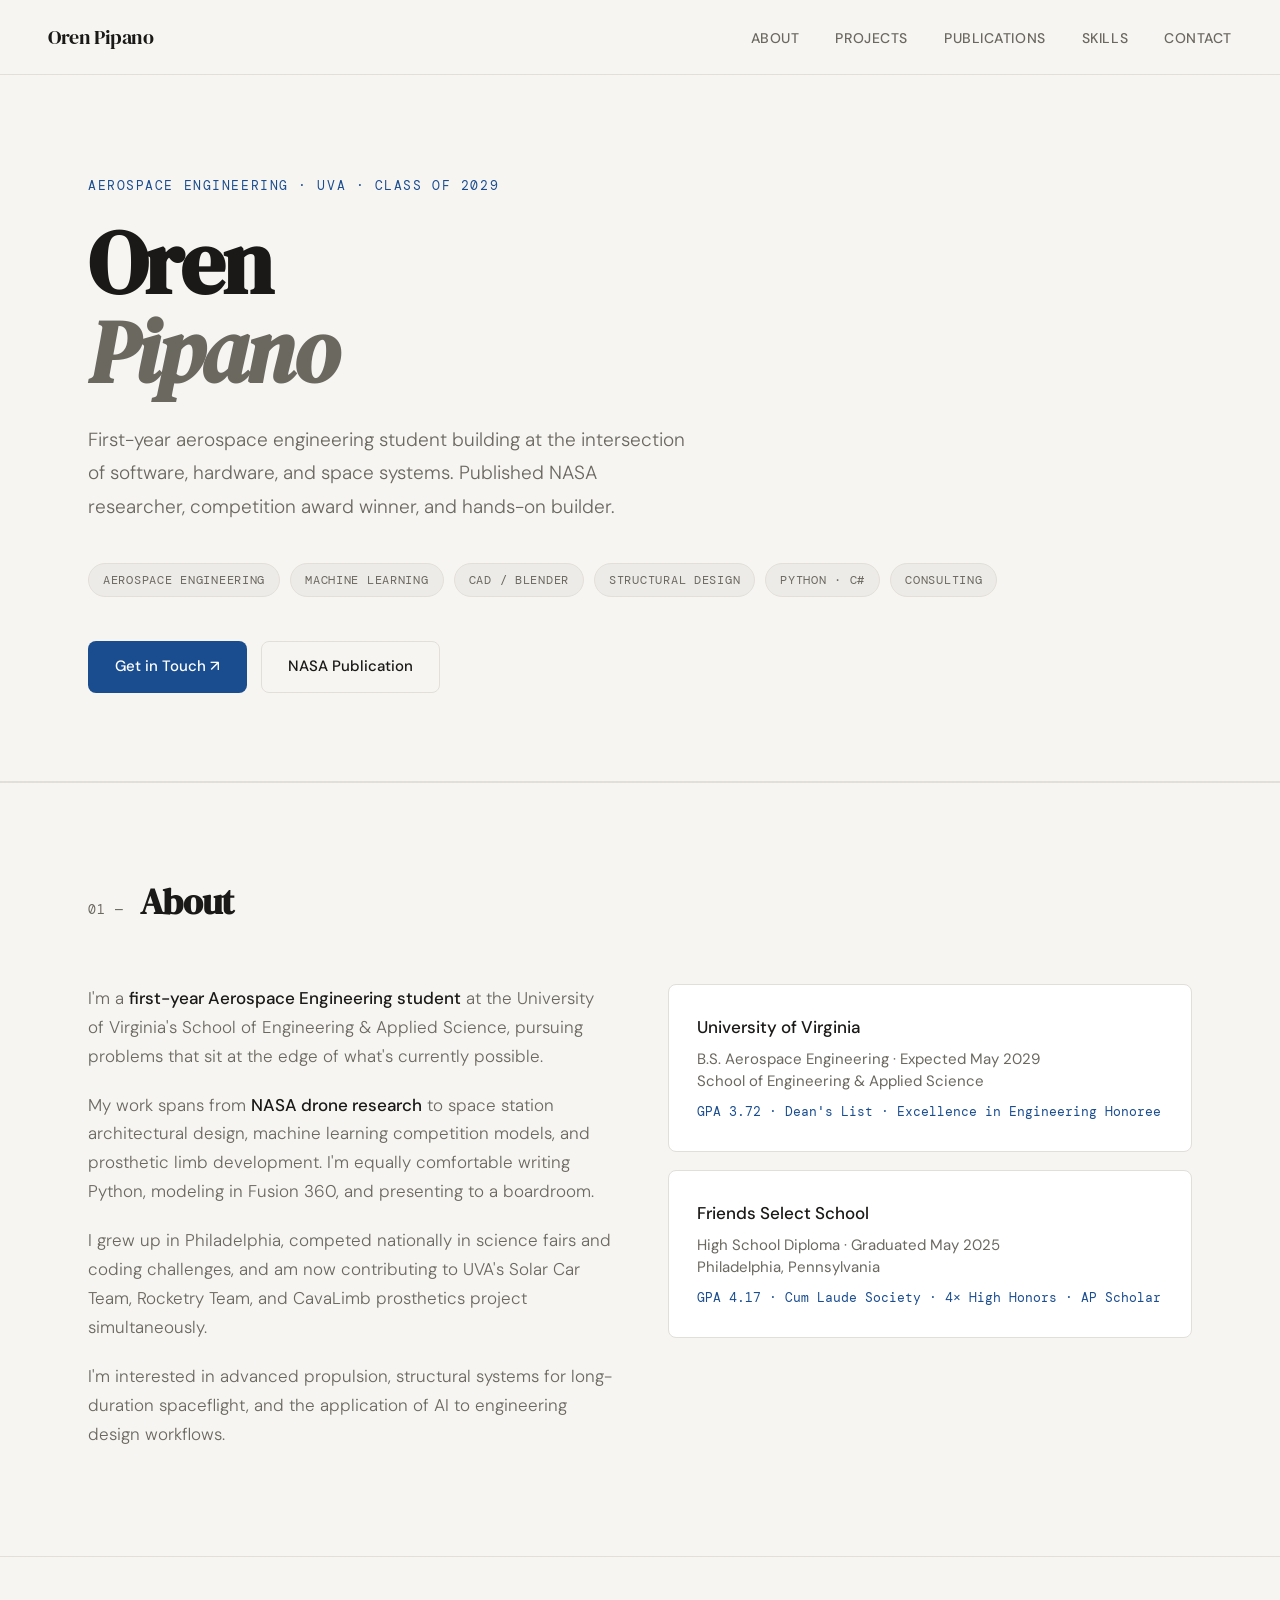
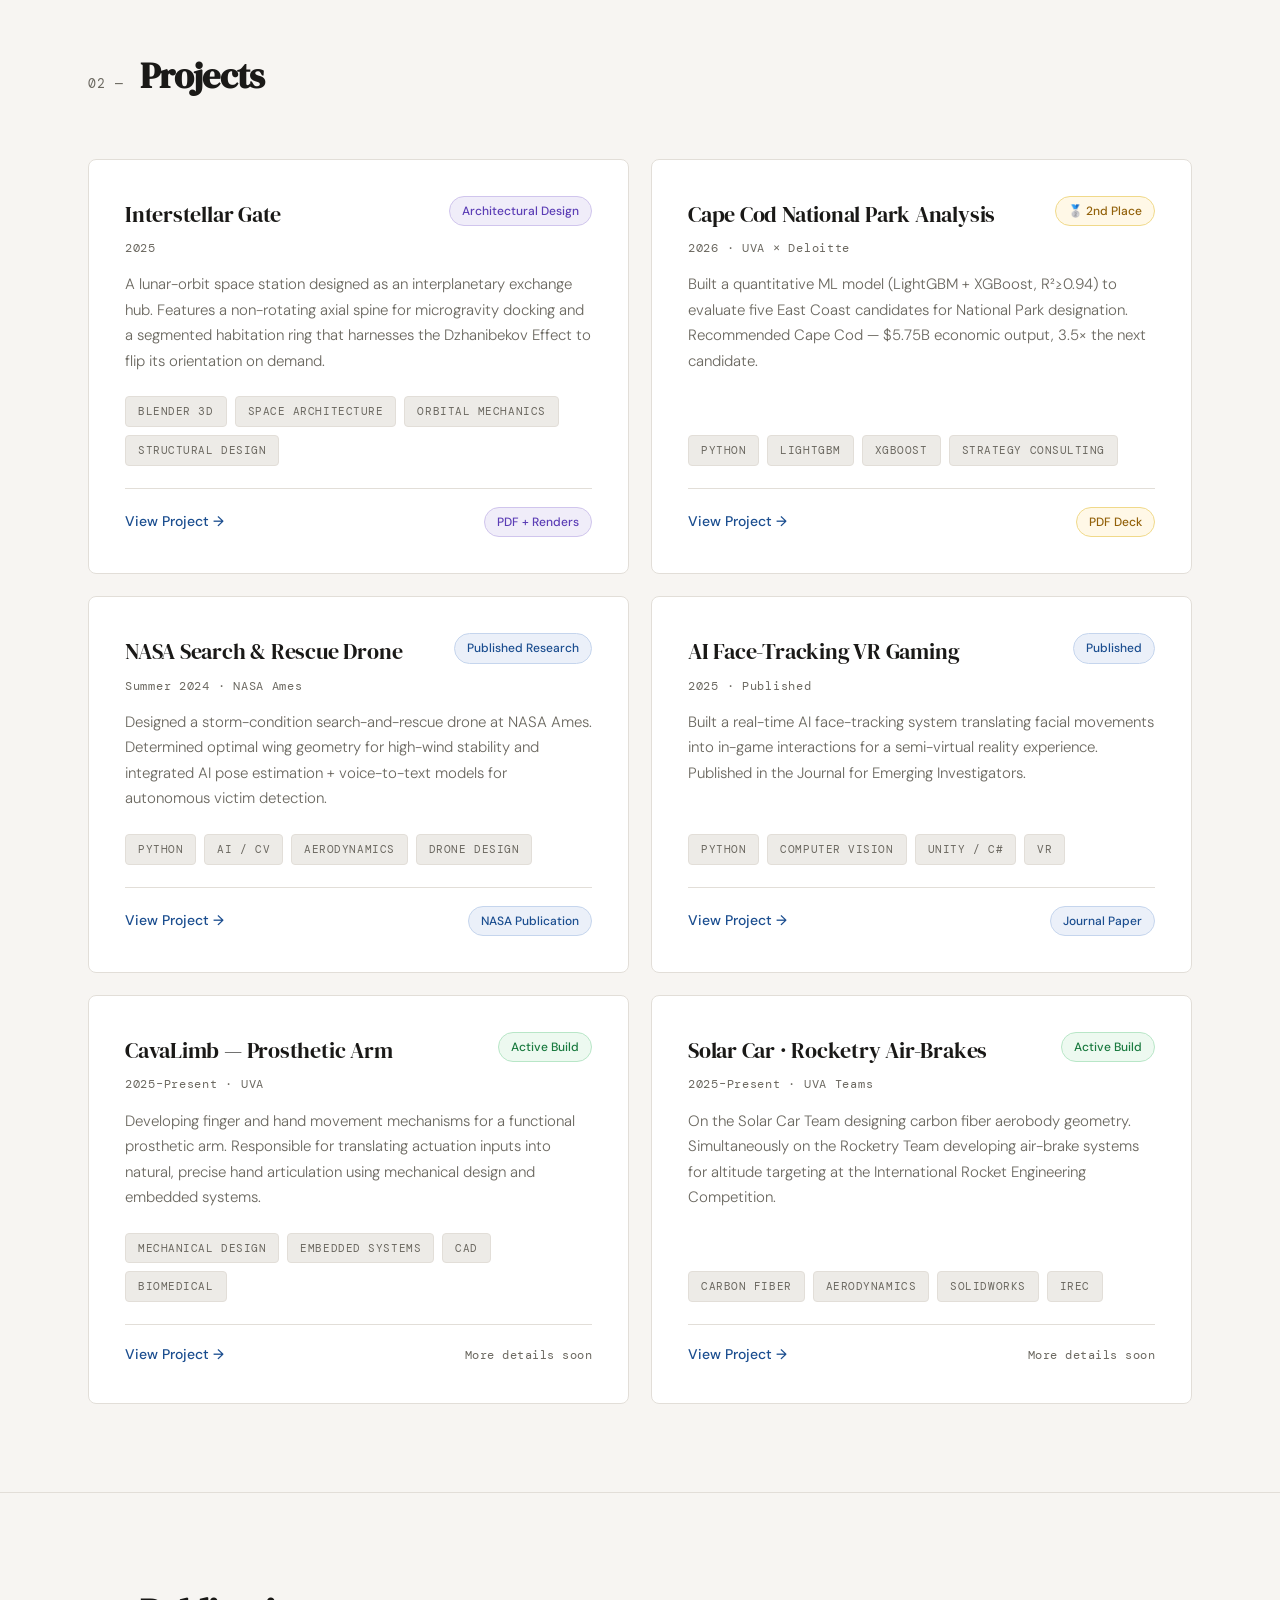
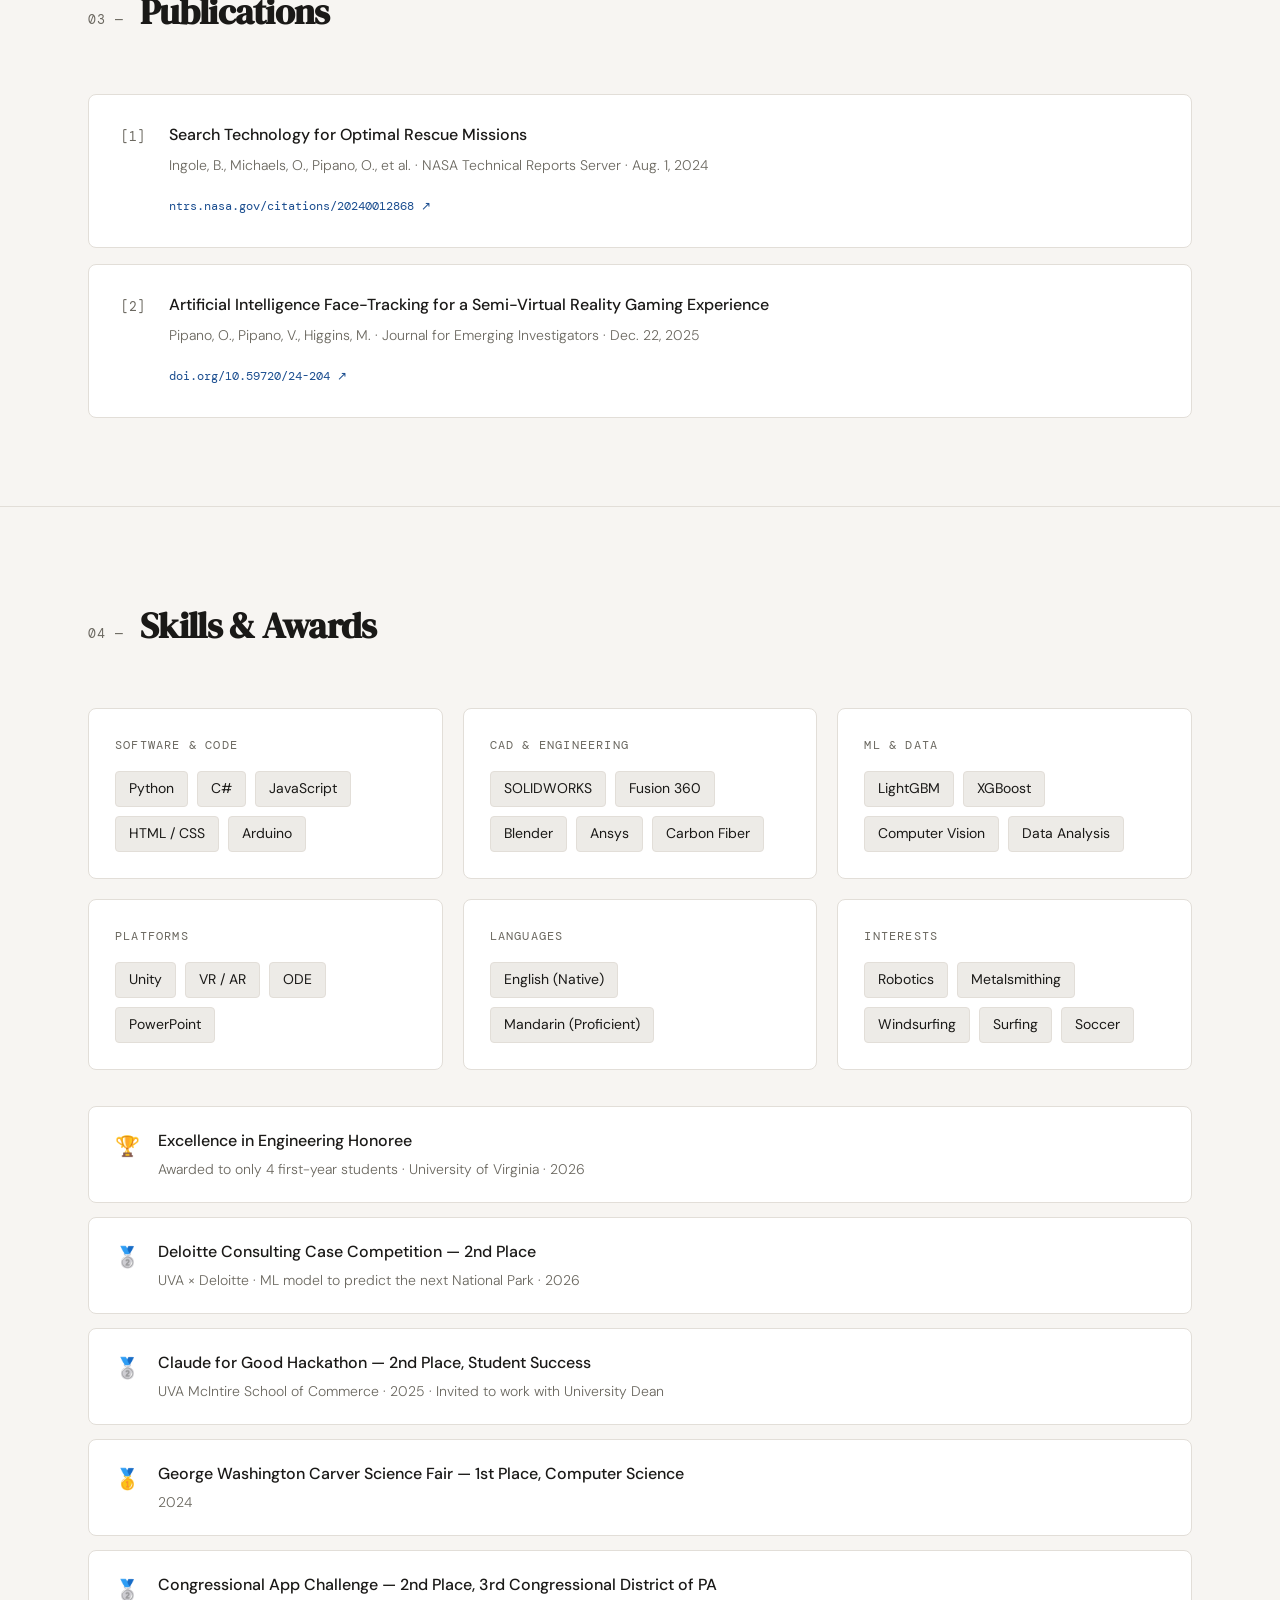
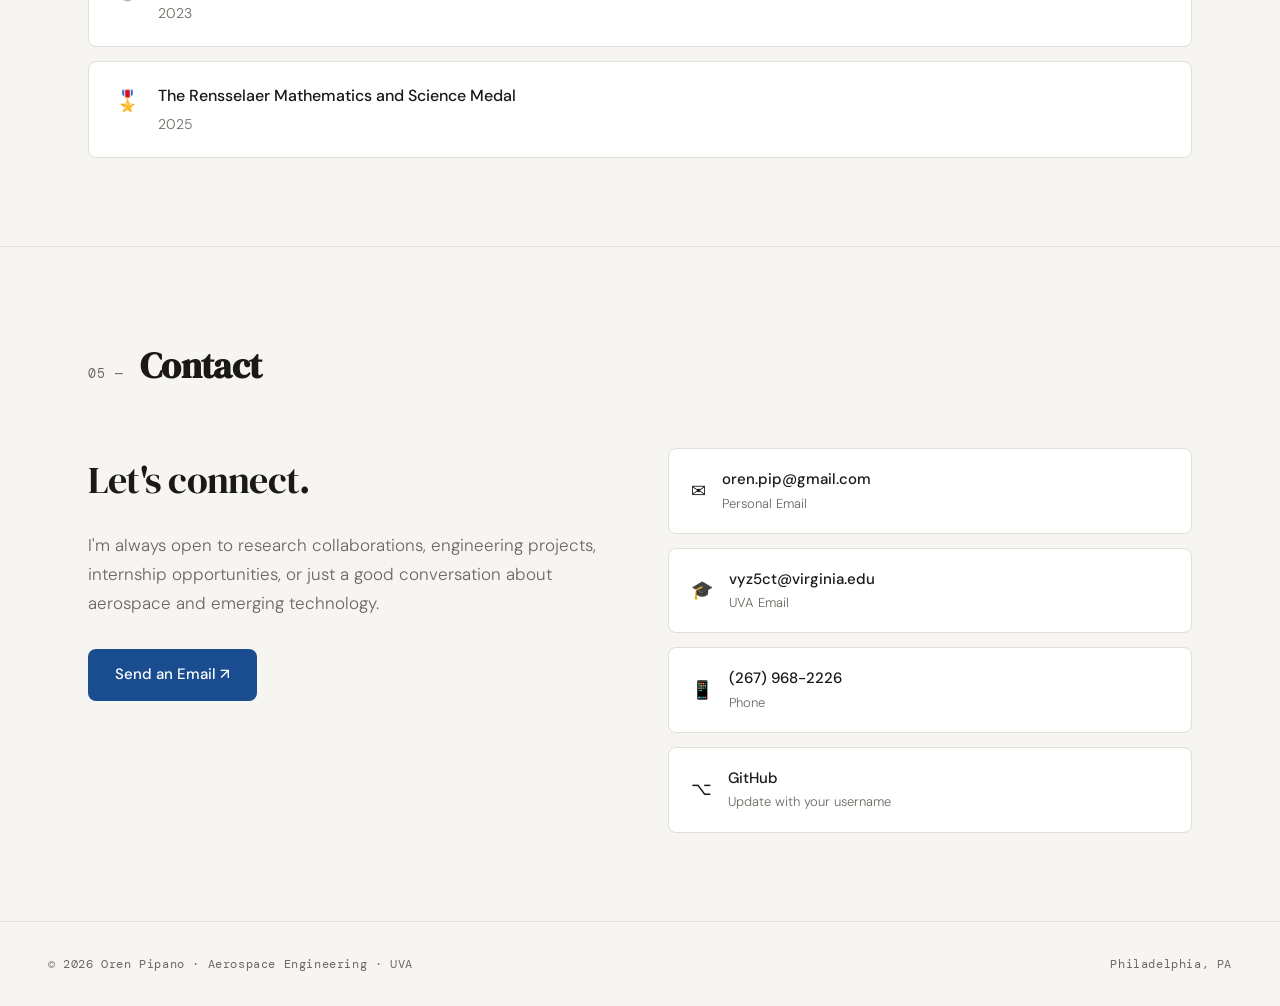
<file: index (4).html>
<!DOCTYPE html>
<html lang="en">
<head>
  <meta charset="UTF-8" />
  <meta name="viewport" content="width=device-width, initial-scale=1.0" />
  <title>Oren Pipano — Aerospace Engineering</title>
  <link rel="preconnect" href="https://fonts.googleapis.com">
  <link rel="preconnect" href="https://fonts.gstatic.com" crossorigin>
  <link href="https://fonts.googleapis.com/css2?family=DM+Serif+Display:ital@0;1&family=DM+Mono:wght@300;400;500&family=DM+Sans:ital,opsz,wght@0,9..40,300;0,9..40,400;0,9..40,500;1,9..40,300&display=swap" rel="stylesheet">
  <link rel="stylesheet" href="style.css">
  <style>
    #hero { padding: 100px 0 88px; border-bottom: 1px solid var(--border); }

    .hero-eyebrow {
      font-family: 'DM Mono', monospace;
      font-size: 13px; font-weight: 400;
      letter-spacing: 0.12em; text-transform: uppercase;
      color: var(--accent); margin-bottom: 22px;
    }

    .hero-name {
      font-family: 'DM Serif Display', serif;
      font-size: clamp(52px, 8vw, 88px);
      line-height: 1.0; letter-spacing: -0.03em; margin-bottom: 28px;
    }
    .hero-name em { font-style: italic; color: var(--ink-muted); }

    .hero-desc {
      max-width: 600px; font-size: 19px; font-weight: 300;
      color: var(--ink-muted); line-height: 1.75; margin-bottom: 40px;
    }

    .hero-pills { display: flex; flex-wrap: wrap; gap: 10px; margin-bottom: 44px; }

    .pill {
      font-family: 'DM Mono', monospace;
      font-size: 12px; letter-spacing: 0.06em; text-transform: uppercase;
      background: var(--tag-bg); color: var(--ink-muted);
      border: 1px solid var(--border); padding: 6px 14px; border-radius: 100px;
    }

    .hero-cta { display: flex; gap: 14px; align-items: center; flex-wrap: wrap; }

    /* ABOUT */
    .about-grid { display: grid; grid-template-columns: 1fr 1fr; gap: 56px; }
    .about-text p { color: var(--ink-muted); margin-bottom: 20px; font-weight: 300; font-size: 17px; }
    .about-text p strong { color: var(--ink); font-weight: 500; }
    .edu-card { background: var(--surface); border: 1px solid var(--border); border-radius: var(--radius); padding: 28px; margin-bottom: 18px; }
    .edu-school { font-weight: 500; font-size: 17px; margin-bottom: 6px; }
    .edu-degree { font-size: 15px; color: var(--ink-muted); margin-bottom: 8px; line-height: 1.5; }
    .edu-gpa { font-family: 'DM Mono', monospace; font-size: 13px; color: var(--accent); }

    /* PROJECTS */
    .projects-grid { display: grid; gap: 22px; grid-template-columns: repeat(2, 1fr); }

    .project-card {
      background: var(--surface); border: 1px solid var(--border);
      border-radius: var(--radius); padding: 36px;
      transition: all 0.25s ease; position: relative; overflow: hidden;
      cursor: pointer; display: flex; flex-direction: column;
      text-decoration: none; color: inherit;
    }
    .project-card::before {
      content: ''; position: absolute; left: 0; top: 0; bottom: 0;
      width: 3px; background: var(--accent);
      transform: scaleY(0); transform-origin: bottom; transition: transform 0.3s ease;
    }
    .project-card:hover { border-color: #b8b4ae; box-shadow: 0 6px 32px rgba(0,0,0,0.09); transform: translateY(-2px); }
    .project-card:hover::before { transform: scaleY(1); }

    .project-top { display: flex; justify-content: space-between; align-items: flex-start; margin-bottom: 14px; gap: 12px; }
    .project-title { font-family: 'DM Serif Display', serif; font-size: 22px; letter-spacing: -0.01em; }
    .project-year { font-family: 'DM Mono', monospace; font-size: 12px; color: var(--ink-muted); letter-spacing: 0.06em; margin-top: 5px; }
    .project-desc { font-size: 15px; color: var(--ink-muted); font-weight: 300; line-height: 1.7; margin-bottom: 22px; flex: 1; }
    .project-tags { display: flex; flex-wrap: wrap; gap: 8px; }

    .project-footer {
      display: flex; align-items: center; justify-content: space-between;
      margin-top: 22px; padding-top: 18px; border-top: 1px solid var(--border);
    }
    .view-label {
      font-size: 14px; font-weight: 500; color: var(--accent);
      display: flex; align-items: center; gap: 6px; transition: gap 0.2s ease;
    }
    .project-card:hover .view-label { gap: 10px; }
    .coming-soon { font-size: 12px; color: var(--ink-muted); font-family: 'DM Mono', monospace; letter-spacing: 0.04em; }

    /* PUBLICATIONS */
    .pub-list { display: grid; gap: 16px; }
    .pub-card { background: var(--surface); border: 1px solid var(--border); border-radius: var(--radius); padding: 28px 32px; display: flex; gap: 24px; align-items: flex-start; transition: border-color var(--transition); }
    .pub-card:hover { border-color: #b8b4ae; }
    .pub-num { font-family: 'DM Mono', monospace; font-size: 13px; color: var(--ink-muted); margin-top: 3px; flex-shrink: 0; }
    .pub-title { font-size: 16px; font-weight: 500; margin-bottom: 8px; line-height: 1.45; }
    .pub-meta { font-size: 14px; color: var(--ink-muted); font-weight: 300; margin-bottom: 12px; }
    .pub-link { font-family: 'DM Mono', monospace; font-size: 12px; color: var(--accent); }

    /* SKILLS */
    .skills-grid { display: grid; grid-template-columns: repeat(3, 1fr); gap: 20px; }
    .skill-group { background: var(--surface); border: 1px solid var(--border); border-radius: var(--radius); padding: 26px; }
    .skill-group-title { font-family: 'DM Mono', monospace; font-size: 12px; letter-spacing: 0.1em; text-transform: uppercase; color: var(--ink-muted); margin-bottom: 16px; }
    .skill-items { display: flex; flex-wrap: wrap; gap: 9px; }
    .skill-chip { font-size: 14px; font-weight: 400; background: var(--tag-bg); color: var(--ink); border: 1px solid var(--border); padding: 5px 13px; border-radius: 4px; }

    /* AWARDS */
    .awards-list { display: grid; gap: 14px; margin-top: 36px; }
    .award-item { display: flex; gap: 18px; align-items: flex-start; padding: 20px 26px; background: var(--surface); border: 1px solid var(--border); border-radius: var(--radius); }
    .award-icon { font-size: 20px; flex-shrink: 0; margin-top: 2px; }
    .award-name { font-size: 16px; font-weight: 500; margin-bottom: 4px; }
    .award-org { font-size: 14px; color: var(--ink-muted); font-weight: 300; }

    /* CONTACT */
    .contact-inner { display: grid; grid-template-columns: 1fr 1fr; gap: 56px; align-items: start; }
    .contact-heading { font-family: 'DM Serif Display', serif; font-size: 38px; letter-spacing: -0.02em; margin-bottom: 18px; }
    .contact-sub { font-size: 17px; color: var(--ink-muted); font-weight: 300; margin-bottom: 32px; line-height: 1.7; }
    .contact-links { display: grid; gap: 14px; }
    .contact-link-item { display: flex; align-items: center; gap: 16px; padding: 18px 22px; background: var(--surface); border: 1px solid var(--border); border-radius: var(--radius); font-size: 15px; font-weight: 500; transition: all var(--transition); }
    .contact-link-item:hover { border-color: var(--accent); background: var(--accent-lt); color: var(--accent); }
    .contact-icon { font-size: 18px; }
    .contact-detail { font-size: 13px; color: var(--ink-muted); font-weight: 300; }

    /* RESPONSIVE */
    @media (max-width: 900px) {
      .skills-grid { grid-template-columns: repeat(2, 1fr); }
      .projects-grid { grid-template-columns: 1fr; }
    }
    @media (max-width: 700px) {
      .about-grid, .contact-inner { grid-template-columns: 1fr; gap: 36px; }
      .skills-grid { grid-template-columns: repeat(2, 1fr); gap: 14px; }
      .hero-name { font-size: clamp(44px, 12vw, 72px); }
      .hero-desc { font-size: 17px; }
      .project-top { flex-direction: column; gap: 10px; }
      .pub-card { flex-direction: column; gap: 10px; }
      .pub-num { display: none; }
    }
    @media (max-width: 480px) {
      .skills-grid { grid-template-columns: 1fr; }
      .contact-heading { font-size: 30px; }
    }
  </style>
</head>
<body>
  <nav>
    <div class="nav-inner">
      <a href="index.html" class="nav-logo">Oren Pipano</a>
      <ul class="nav-links">
        <li><a href="#about">About</a></li>
        <li><a href="#projects">Projects</a></li>
        <li><a href="#publications">Publications</a></li>
        <li><a href="#skills">Skills</a></li>
        <li><a href="#contact">Contact</a></li>
      </ul>
    </div>
  </nav>

  <section id="hero">
    <div class="container">
      <p class="hero-eyebrow fade-in">Aerospace Engineering · UVA · Class of 2029</p>
      <h1 class="hero-name fade-in">Oren<br><em>Pipano</em></h1>
      <p class="hero-desc fade-in">First-year aerospace engineering student building at the intersection of software, hardware, and space systems. Published NASA researcher, competition award winner, and hands-on builder.</p>
      <div class="hero-pills fade-in">
        <span class="pill">Aerospace Engineering</span>
        <span class="pill">Machine Learning</span>
        <span class="pill">CAD / Blender</span>
        <span class="pill">Structural Design</span>
        <span class="pill">Python · C#</span>
        <span class="pill">Consulting</span>
      </div>
      <div class="hero-cta fade-in">
        <a href="mailto:oren.pip@gmail.com" class="btn btn-primary">Get in Touch ↗</a>
        <a href="https://ntrs.nasa.gov/citations/20240012868" target="_blank" class="btn btn-ghost">NASA Publication</a>
      </div>
    </div>
  </section>

  <section id="about">
    <div class="container">
      <div class="section-header">
        <span class="section-num">01 —</span>
        <h2 class="section-title">About</h2>
      </div>
      <div class="about-grid">
        <div class="about-text">
          <p>I'm a <strong>first-year Aerospace Engineering student</strong> at the University of Virginia's School of Engineering & Applied Science, pursuing problems that sit at the edge of what's currently possible.</p>
          <p>My work spans from <strong>NASA drone research</strong> to space station architectural design, machine learning competition models, and prosthetic limb development. I'm equally comfortable writing Python, modeling in Fusion 360, and presenting to a boardroom.</p>
          <p>I grew up in Philadelphia, competed nationally in science fairs and coding challenges, and am now contributing to UVA's Solar Car Team, Rocketry Team, and CavaLimb prosthetics project simultaneously.</p>
          <p>I'm interested in advanced propulsion, structural systems for long-duration spaceflight, and the application of AI to engineering design workflows.</p>
        </div>
        <div class="about-edu">
          <div class="edu-card">
            <div class="edu-school">University of Virginia</div>
            <div class="edu-degree">B.S. Aerospace Engineering · Expected May 2029<br>School of Engineering & Applied Science</div>
            <div class="edu-gpa">GPA 3.72 · Dean's List · Excellence in Engineering Honoree</div>
          </div>
          <div class="edu-card">
            <div class="edu-school">Friends Select School</div>
            <div class="edu-degree">High School Diploma · Graduated May 2025<br>Philadelphia, Pennsylvania</div>
            <div class="edu-gpa">GPA 4.17 · Cum Laude Society · 4× High Honors · AP Scholar</div>
          </div>
        </div>
      </div>
    </div>
  </section>

  <section id="projects">
    <div class="container">
      <div class="section-header">
        <span class="section-num">02 —</span>
        <h2 class="section-title">Projects</h2>
      </div>
      <div class="projects-grid">

        <a href="project-interstellar-gate.html" class="project-card">
          <div class="project-top">
            <div>
              <div class="project-title">Interstellar Gate</div>
              <div class="project-year">2025</div>
            </div>
            <span class="project-badge badge-design">Architectural Design</span>
          </div>
          <p class="project-desc">A lunar-orbit space station designed as an interplanetary exchange hub. Features a non-rotating axial spine for microgravity docking and a segmented habitation ring that harnesses the Dzhanibekov Effect to flip its orientation on demand.</p>
          <div class="project-tags">
            <span class="tag">Blender 3D</span>
            <span class="tag">Space Architecture</span>
            <span class="tag">Orbital Mechanics</span>
            <span class="tag">Structural Design</span>
          </div>
          <div class="project-footer">
            <span class="view-label">View Project →</span>
            <span class="project-badge badge-design">PDF + Renders</span>
          </div>
        </a>

        <a href="project-deloitte.html" class="project-card">
          <div class="project-top">
            <div>
              <div class="project-title">Cape Cod National Park Analysis</div>
              <div class="project-year">2026 · UVA × Deloitte</div>
            </div>
            <span class="project-badge badge-award">🥈 2nd Place</span>
          </div>
          <p class="project-desc">Built a quantitative ML model (LightGBM + XGBoost, R²≥0.94) to evaluate five East Coast candidates for National Park designation. Recommended Cape Cod — $5.75B economic output, 3.5× the next candidate.</p>
          <div class="project-tags">
            <span class="tag">Python</span>
            <span class="tag">LightGBM</span>
            <span class="tag">XGBoost</span>
            <span class="tag">Strategy Consulting</span>
          </div>
          <div class="project-footer">
            <span class="view-label">View Project →</span>
            <span class="project-badge badge-award">PDF Deck</span>
          </div>
        </a>

        <a href="project-nasa.html" class="project-card">
          <div class="project-top">
            <div>
              <div class="project-title">NASA Search & Rescue Drone</div>
              <div class="project-year">Summer 2024 · NASA Ames</div>
            </div>
            <span class="project-badge badge-research">Published Research</span>
          </div>
          <p class="project-desc">Designed a storm-condition search-and-rescue drone at NASA Ames. Determined optimal wing geometry for high-wind stability and integrated AI pose estimation + voice-to-text models for autonomous victim detection.</p>
          <div class="project-tags">
            <span class="tag">Python</span>
            <span class="tag">AI / CV</span>
            <span class="tag">Aerodynamics</span>
            <span class="tag">Drone Design</span>
          </div>
          <div class="project-footer">
            <span class="view-label">View Project →</span>
            <span class="project-badge badge-research">NASA Publication</span>
          </div>
        </a>

        <a href="project-vr.html" class="project-card">
          <div class="project-top">
            <div>
              <div class="project-title">AI Face-Tracking VR Gaming</div>
              <div class="project-year">2025 · Published</div>
            </div>
            <span class="project-badge badge-research">Published</span>
          </div>
          <p class="project-desc">Built a real-time AI face-tracking system translating facial movements into in-game interactions for a semi-virtual reality experience. Published in the Journal for Emerging Investigators.</p>
          <div class="project-tags">
            <span class="tag">Python</span>
            <span class="tag">Computer Vision</span>
            <span class="tag">Unity / C#</span>
            <span class="tag">VR</span>
          </div>
          <div class="project-footer">
            <span class="view-label">View Project →</span>
            <span class="project-badge badge-research">Journal Paper</span>
          </div>
        </a>

        <a href="project-cavalimb.html" class="project-card">
          <div class="project-top">
            <div>
              <div class="project-title">CavaLimb — Prosthetic Arm</div>
              <div class="project-year">2025–Present · UVA</div>
            </div>
            <span class="project-badge badge-engineering">Active Build</span>
          </div>
          <p class="project-desc">Developing finger and hand movement mechanisms for a functional prosthetic arm. Responsible for translating actuation inputs into natural, precise hand articulation using mechanical design and embedded systems.</p>
          <div class="project-tags">
            <span class="tag">Mechanical Design</span>
            <span class="tag">Embedded Systems</span>
            <span class="tag">CAD</span>
            <span class="tag">Biomedical</span>
          </div>
          <div class="project-footer">
            <span class="view-label">View Project →</span>
            <span class="coming-soon">More details soon</span>
          </div>
        </a>

        <a href="project-solar-rocketry.html" class="project-card">
          <div class="project-top">
            <div>
              <div class="project-title">Solar Car · Rocketry Air-Brakes</div>
              <div class="project-year">2025–Present · UVA Teams</div>
            </div>
            <span class="project-badge badge-engineering">Active Build</span>
          </div>
          <p class="project-desc">On the Solar Car Team designing carbon fiber aerobody geometry. Simultaneously on the Rocketry Team developing air-brake systems for altitude targeting at the International Rocket Engineering Competition.</p>
          <div class="project-tags">
            <span class="tag">Carbon Fiber</span>
            <span class="tag">Aerodynamics</span>
            <span class="tag">SOLIDWORKS</span>
            <span class="tag">IREC</span>
          </div>
          <div class="project-footer">
            <span class="view-label">View Project →</span>
            <span class="coming-soon">More details soon</span>
          </div>
        </a>

      </div>
    </div>
  </section>

  <section id="publications">
    <div class="container">
      <div class="section-header">
        <span class="section-num">03 —</span>
        <h2 class="section-title">Publications</h2>
      </div>
      <div class="pub-list">
        <div class="pub-card">
          <div class="pub-num">[1]</div>
          <div>
            <div class="pub-title">Search Technology for Optimal Rescue Missions</div>
            <div class="pub-meta">Ingole, B., Michaels, O., Pipano, O., et al. · NASA Technical Reports Server · Aug. 1, 2024</div>
            <a href="https://ntrs.nasa.gov/citations/20240012868" target="_blank" class="pub-link">ntrs.nasa.gov/citations/20240012868 ↗</a>
          </div>
        </div>
        <div class="pub-card">
          <div class="pub-num">[2]</div>
          <div>
            <div class="pub-title">Artificial Intelligence Face-Tracking for a Semi-Virtual Reality Gaming Experience</div>
            <div class="pub-meta">Pipano, O., Pipano, V., Higgins, M. · Journal for Emerging Investigators · Dec. 22, 2025</div>
            <a href="https://doi.org/10.59720/24-204" target="_blank" class="pub-link">doi.org/10.59720/24-204 ↗</a>
          </div>
        </div>
      </div>
    </div>
  </section>

  <section id="skills">
    <div class="container">
      <div class="section-header">
        <span class="section-num">04 —</span>
        <h2 class="section-title">Skills &amp; Awards</h2>
      </div>
      <div class="skills-grid">
        <div class="skill-group">
          <div class="skill-group-title">Software & Code</div>
          <div class="skill-items">
            <span class="skill-chip">Python</span><span class="skill-chip">C#</span>
            <span class="skill-chip">JavaScript</span><span class="skill-chip">HTML / CSS</span>
            <span class="skill-chip">Arduino</span>
          </div>
        </div>
        <div class="skill-group">
          <div class="skill-group-title">CAD & Engineering</div>
          <div class="skill-items">
            <span class="skill-chip">SOLIDWORKS</span><span class="skill-chip">Fusion 360</span>
            <span class="skill-chip">Blender</span><span class="skill-chip">Ansys</span>
            <span class="skill-chip">Carbon Fiber</span>
          </div>
        </div>
        <div class="skill-group">
          <div class="skill-group-title">ML & Data</div>
          <div class="skill-items">
            <span class="skill-chip">LightGBM</span><span class="skill-chip">XGBoost</span>
            <span class="skill-chip">Computer Vision</span><span class="skill-chip">Data Analysis</span>
          </div>
        </div>
        <div class="skill-group">
          <div class="skill-group-title">Platforms</div>
          <div class="skill-items">
            <span class="skill-chip">Unity</span><span class="skill-chip">VR / AR</span>
            <span class="skill-chip">ODE</span><span class="skill-chip">PowerPoint</span>
          </div>
        </div>
        <div class="skill-group">
          <div class="skill-group-title">Languages</div>
          <div class="skill-items">
            <span class="skill-chip">English (Native)</span>
            <span class="skill-chip">Mandarin (Proficient)</span>
          </div>
        </div>
        <div class="skill-group">
          <div class="skill-group-title">Interests</div>
          <div class="skill-items">
            <span class="skill-chip">Robotics</span><span class="skill-chip">Metalsmithing</span>
            <span class="skill-chip">Windsurfing</span><span class="skill-chip">Surfing</span>
            <span class="skill-chip">Soccer</span>
          </div>
        </div>
      </div>
      <div class="awards-list">
        <div class="award-item"><div class="award-icon">🏆</div><div><div class="award-name">Excellence in Engineering Honoree</div><div class="award-org">Awarded to only 4 first-year students · University of Virginia · 2026</div></div></div>
        <div class="award-item"><div class="award-icon">🥈</div><div><div class="award-name">Deloitte Consulting Case Competition — 2nd Place</div><div class="award-org">UVA × Deloitte · ML model to predict the next National Park · 2026</div></div></div>
        <div class="award-item"><div class="award-icon">🥈</div><div><div class="award-name">Claude for Good Hackathon — 2nd Place, Student Success</div><div class="award-org">UVA McIntire School of Commerce · 2025 · Invited to work with University Dean</div></div></div>
        <div class="award-item"><div class="award-icon">🥇</div><div><div class="award-name">George Washington Carver Science Fair — 1st Place, Computer Science</div><div class="award-org">2024</div></div></div>
        <div class="award-item"><div class="award-icon">🥈</div><div><div class="award-name">Congressional App Challenge — 2nd Place, 3rd Congressional District of PA</div><div class="award-org">2023</div></div></div>
        <div class="award-item"><div class="award-icon">🎖️</div><div><div class="award-name">The Rensselaer Mathematics and Science Medal</div><div class="award-org">2025</div></div></div>
      </div>
    </div>
  </section>

  <section id="contact">
    <div class="container">
      <div class="section-header">
        <span class="section-num">05 —</span>
        <h2 class="section-title">Contact</h2>
      </div>
      <div class="contact-inner">
        <div>
          <p class="contact-heading">Let's connect.</p>
          <p class="contact-sub">I'm always open to research collaborations, engineering projects, internship opportunities, or just a good conversation about aerospace and emerging technology.</p>
          <a href="mailto:oren.pip@gmail.com" class="btn btn-primary">Send an Email ↗</a>
        </div>
        <div class="contact-links">
          <a href="mailto:oren.pip@gmail.com" class="contact-link-item"><span class="contact-icon">✉</span><div><div>oren.pip@gmail.com</div><div class="contact-detail">Personal Email</div></div></a>
          <a href="mailto:vyz5ct@virginia.edu" class="contact-link-item"><span class="contact-icon">🎓</span><div><div>vyz5ct@virginia.edu</div><div class="contact-detail">UVA Email</div></div></a>
          <a href="tel:+12679682226" class="contact-link-item"><span class="contact-icon">📱</span><div><div>(267) 968-2226</div><div class="contact-detail">Phone</div></div></a>
          <a href="https://github.com/" target="_blank" class="contact-link-item"><span class="contact-icon">⌥</span><div><div>GitHub</div><div class="contact-detail">Update with your username</div></div></a>
        </div>
      </div>
    </div>
  </section>

  <footer>
    <span class="footer-text">© 2026 Oren Pipano · Aerospace Engineering · UVA</span>
    <span class="footer-text">Philadelphia, PA</span>
  </footer>

</body>
</html>
</file>
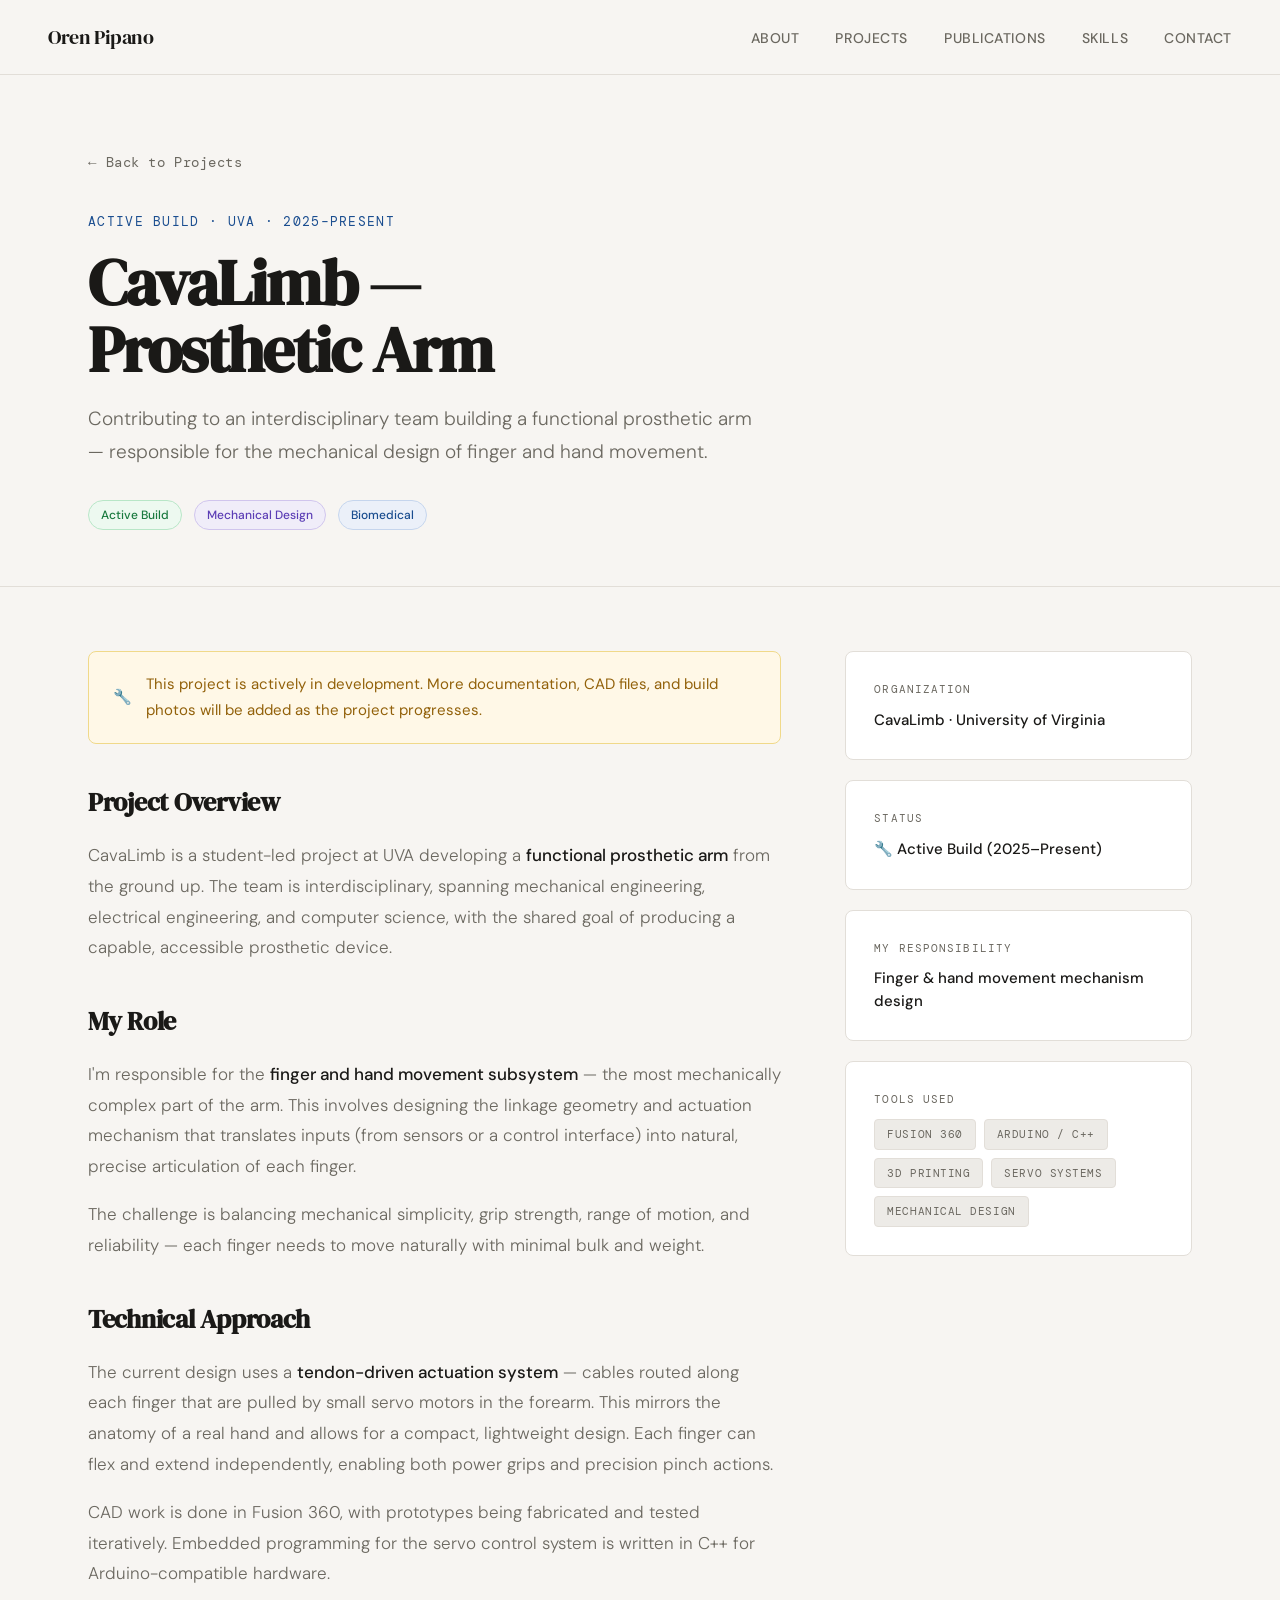
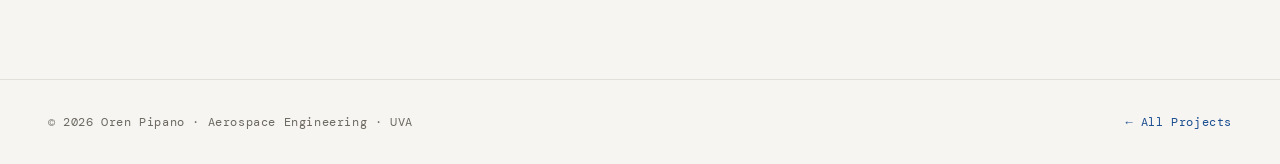
<file: project-cavalimb.html>
<!DOCTYPE html>
<html lang="en">
<head>
  <meta charset="UTF-8" />
  <meta name="viewport" content="width=device-width, initial-scale=1.0" />
  <title>CavaLimb — Oren Pipano</title>
  <link rel="preconnect" href="https://fonts.googleapis.com">
  <link rel="preconnect" href="https://fonts.gstatic.com" crossorigin>
  <link href="https://fonts.googleapis.com/css2?family=DM+Serif+Display:ital@0;1&family=DM+Mono:wght@300;400;500&family=DM+Sans:ital,opsz,wght@0,9..40,300;0,9..40,400;0,9..40,500;1,9..40,300&display=swap" rel="stylesheet">
  <link rel="stylesheet" href="style.css">
  <style>
    .project-hero { padding: 72px 0 56px; border-bottom: 1px solid var(--border); }
    .back-link { display: inline-flex; align-items: center; gap: 8px; font-size: 14px; color: var(--ink-muted); margin-bottom: 36px; transition: color var(--transition); font-family: 'DM Mono', monospace; letter-spacing: 0.04em; }
    .back-link:hover { color: var(--ink); }
    .project-eyebrow { font-family: 'DM Mono', monospace; font-size: 13px; letter-spacing: 0.1em; text-transform: uppercase; color: var(--accent); margin-bottom: 16px; }
    .project-h1 { font-family: 'DM Serif Display', serif; font-size: clamp(36px, 5.5vw, 64px); letter-spacing: -0.03em; line-height: 1.05; margin-bottom: 20px; }
    .project-subtitle { font-size: 19px; color: var(--ink-muted); font-weight: 300; line-height: 1.7; max-width: 680px; margin-bottom: 32px; }
    .meta-row { display: flex; flex-wrap: wrap; gap: 12px; }
    .content-section { padding: 64px 0 72px; }
    .content-grid { display: grid; grid-template-columns: 2fr 1fr; gap: 64px; align-items: start; }
    .content-body h2 { font-family: 'DM Serif Display', serif; font-size: 26px; letter-spacing: -0.01em; margin-bottom: 16px; margin-top: 36px; }
    .content-body h2:first-child { margin-top: 0; }
    .content-body p { font-size: 17px; color: var(--ink-muted); font-weight: 300; line-height: 1.8; margin-bottom: 18px; }
    .content-body p strong { color: var(--ink); font-weight: 500; }
    .wip-banner { background: #FFF8E7; border: 1px solid #F0D98A; border-radius: var(--radius); padding: 20px 24px; margin-bottom: 36px; display: flex; gap: 14px; align-items: center; font-size: 15px; color: #92610A; }
    .sidebar-card { background: var(--surface); border: 1px solid var(--border); border-radius: var(--radius); padding: 28px; margin-bottom: 20px; }
    .sidebar-label { font-family: 'DM Mono', monospace; font-size: 11px; letter-spacing: 0.1em; text-transform: uppercase; color: var(--ink-muted); margin-bottom: 10px; }
    .sidebar-value { font-size: 15px; font-weight: 500; line-height: 1.5; }
    .sidebar-tags { display: flex; flex-wrap: wrap; gap: 8px; margin-top: 6px; }
    @media (max-width: 800px) { .content-grid { grid-template-columns: 1fr; } }
  </style>
</head>
<body>
  <nav>
    <div class="nav-inner">
      <a href="index.html" class="nav-logo">Oren Pipano</a>
      <ul class="nav-links">
        <li><a href="index.html#about">About</a></li>
        <li><a href="index.html#projects">Projects</a></li>
        <li><a href="index.html#publications">Publications</a></li>
        <li><a href="index.html#skills">Skills</a></li>
        <li><a href="index.html#contact">Contact</a></li>
      </ul>
    </div>
  </nav>

  <div class="project-hero">
    <div class="container">
      <a href="index.html#projects" class="back-link fade-in">← Back to Projects</a>
      <p class="project-eyebrow fade-in">Active Build · UVA · 2025–Present</p>
      <h1 class="project-h1 fade-in">CavaLimb —<br>Prosthetic Arm</h1>
      <p class="project-subtitle fade-in">Contributing to an interdisciplinary team building a functional prosthetic arm — responsible for the mechanical design of finger and hand movement.</p>
      <div class="meta-row fade-in">
        <span class="project-badge badge-engineering">Active Build</span>
        <span class="project-badge badge-design">Mechanical Design</span>
        <span class="project-badge badge-research">Biomedical</span>
      </div>
    </div>
  </div>

  <section class="content-section">
    <div class="container">
      <div class="content-grid">
        <div class="content-body">
          <div class="wip-banner">
            <span>🔧</span>
            <span>This project is actively in development. More documentation, CAD files, and build photos will be added as the project progresses.</span>
          </div>

          <h2>Project Overview</h2>
          <p>CavaLimb is a student-led project at UVA developing a <strong>functional prosthetic arm</strong> from the ground up. The team is interdisciplinary, spanning mechanical engineering, electrical engineering, and computer science, with the shared goal of producing a capable, accessible prosthetic device.</p>

          <h2>My Role</h2>
          <p>I'm responsible for the <strong>finger and hand movement subsystem</strong> — the most mechanically complex part of the arm. This involves designing the linkage geometry and actuation mechanism that translates inputs (from sensors or a control interface) into natural, precise articulation of each finger.</p>
          <p>The challenge is balancing mechanical simplicity, grip strength, range of motion, and reliability — each finger needs to move naturally with minimal bulk and weight.</p>

          <h2>Technical Approach</h2>
          <p>The current design uses a <strong>tendon-driven actuation system</strong> — cables routed along each finger that are pulled by small servo motors in the forearm. This mirrors the anatomy of a real hand and allows for a compact, lightweight design. Each finger can flex and extend independently, enabling both power grips and precision pinch actions.</p>
          <p>CAD work is done in Fusion 360, with prototypes being fabricated and tested iteratively. Embedded programming for the servo control system is written in C++ for Arduino-compatible hardware.</p>
        </div>

        <div class="sidebar">
          <div class="sidebar-card">
            <div class="sidebar-label">Organization</div>
            <div class="sidebar-value">CavaLimb · University of Virginia</div>
          </div>
          <div class="sidebar-card">
            <div class="sidebar-label">Status</div>
            <div class="sidebar-value">🔧 Active Build (2025–Present)</div>
          </div>
          <div class="sidebar-card">
            <div class="sidebar-label">My Responsibility</div>
            <div class="sidebar-value">Finger & hand movement mechanism design</div>
          </div>
          <div class="sidebar-card">
            <div class="sidebar-label">Tools Used</div>
            <div class="sidebar-tags">
              <span class="tag">Fusion 360</span>
              <span class="tag">Arduino / C++</span>
              <span class="tag">3D Printing</span>
              <span class="tag">Servo Systems</span>
              <span class="tag">Mechanical Design</span>
            </div>
          </div>
        </div>
      </div>
    </div>
  </section>

  <footer>
    <span class="footer-text">© 2026 Oren Pipano · Aerospace Engineering · UVA</span>
    <a href="index.html#projects" class="footer-text" style="color: var(--accent);">← All Projects</a>
  </footer>
</body>
</html>
</file>
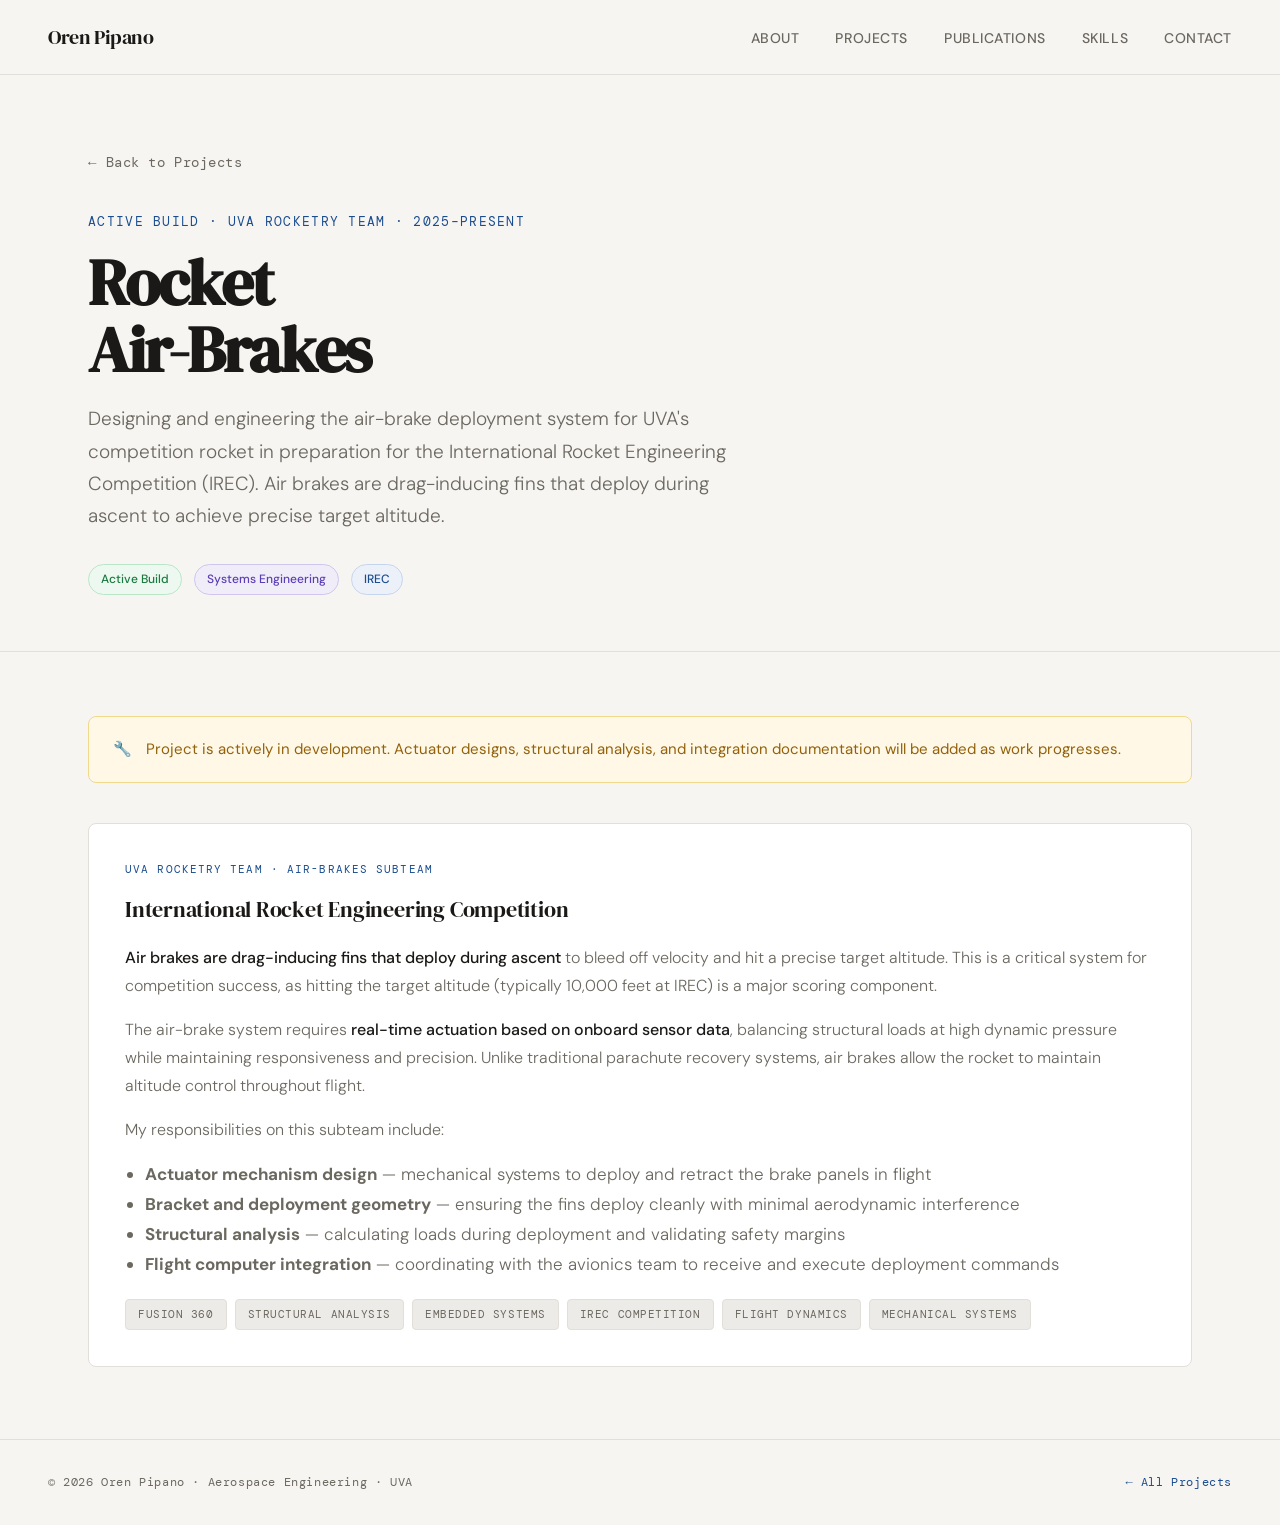
<file: project-solar-rocketry.html>
<!DOCTYPE html>
<html lang="en">
<head>
  <meta charset="UTF-8" />
  <meta name="viewport" content="width=device-width, initial-scale=1.0" />
  <title>Solar Car & Rocketry — Oren Pipano</title>
  <link rel="preconnect" href="https://fonts.googleapis.com">
  <link rel="preconnect" href="https://fonts.gstatic.com" crossorigin>
  <link href="https://fonts.googleapis.com/css2?family=DM+Serif+Display:ital@0;1&family=DM+Mono:wght@300;400;500&family=DM+Sans:ital,opsz,wght@0,9..40,300;0,9..40,400;0,9..40,500;1,9..40,300&display=swap" rel="stylesheet">
  <link rel="stylesheet" href="style.css">
  <style>
    .project-hero { padding: 72px 0 56px; border-bottom: 1px solid var(--border); }
    .back-link { display: inline-flex; align-items: center; gap: 8px; font-size: 14px; color: var(--ink-muted); margin-bottom: 36px; transition: color var(--transition); font-family: 'DM Mono', monospace; letter-spacing: 0.04em; }
    .back-link:hover { color: var(--ink); }
    .project-eyebrow { font-family: 'DM Mono', monospace; font-size: 13px; letter-spacing: 0.1em; text-transform: uppercase; color: var(--accent); margin-bottom: 16px; }
    .project-h1 { font-family: 'DM Serif Display', serif; font-size: clamp(36px, 5.5vw, 64px); letter-spacing: -0.03em; line-height: 1.05; margin-bottom: 20px; }
    .project-subtitle { font-size: 19px; color: var(--ink-muted); font-weight: 300; line-height: 1.7; max-width: 680px; margin-bottom: 32px; }
    .meta-row { display: flex; flex-wrap: wrap; gap: 12px; }
    .content-section { padding: 64px 0 72px; }
    .two-col { display: grid; grid-template-columns: 1fr 1fr; gap: 40px; margin-bottom: 0; }
    .project-sub-card { background: var(--surface); border: 1px solid var(--border); border-radius: var(--radius); padding: 36px; }
    .sub-card-label { font-family: 'DM Mono', monospace; font-size: 11px; letter-spacing: 0.1em; text-transform: uppercase; color: var(--accent); margin-bottom: 12px; }
    .sub-card-title { font-family: 'DM Serif Display', serif; font-size: 22px; letter-spacing: -0.01em; margin-bottom: 16px; }
    .sub-card-body p { font-size: 16px; color: var(--ink-muted); font-weight: 300; line-height: 1.75; margin-bottom: 16px; }
    .sub-card-body p strong { color: var(--ink); font-weight: 500; }
    .sub-card-tags { display: flex; flex-wrap: wrap; gap: 8px; margin-top: 20px; }
    .wip-banner { background: #FFF8E7; border: 1px solid #F0D98A; border-radius: var(--radius); padding: 20px 24px; margin-bottom: 40px; display: flex; gap: 14px; align-items: center; font-size: 15px; color: #92610A; }
    @media (max-width: 800px) { .two-col { grid-template-columns: 1fr; } }
  </style>
</head>
<body>
  <nav>
    <div class="nav-inner">
      <a href="index.html" class="nav-logo">Oren Pipano</a>
      <ul class="nav-links">
        <li><a href="index.html#about">About</a></li>
        <li><a href="index.html#projects">Projects</a></li>
        <li><a href="index.html#publications">Publications</a></li>
        <li><a href="index.html#skills">Skills</a></li>
        <li><a href="index.html#contact">Contact</a></li>
      </ul>
    </div>
  </nav>

  <div class="project-hero">
    <div class="container">
      <a href="index.html#projects" class="back-link fade-in">← Back to Projects</a>
      <p class="project-eyebrow fade-in">Active Build · UVA Rocketry Team · 2025–Present</p>
      <h1 class="project-h1 fade-in">Rocket<br>Air-Brakes</h1>
      <p class="project-subtitle fade-in">Designing and engineering the air-brake deployment system for UVA's competition rocket in preparation for the International Rocket Engineering Competition (IREC). Air brakes are drag-inducing fins that deploy during ascent to achieve precise target altitude.</p>
      <div class="meta-row fade-in">
        <span class="project-badge badge-engineering">Active Build</span>
        <span class="project-badge badge-design">Systems Engineering</span>
        <span class="project-badge badge-research">IREC</span>
      </div>
    </div>
  </div>

  <section class="content-section">
    <div class="container">
      <div class="wip-banner">
        <span>🔧</span>
        <span>Project is actively in development. Actuator designs, structural analysis, and integration documentation will be added as work progresses.</span>
      </div>
      
      <div class="project-sub-card" style="max-width: 100%;">
        <div class="sub-card-label">UVA Rocketry Team · Air-Brakes Subteam</div>
        <div class="sub-card-title">International Rocket Engineering Competition</div>
        <div class="sub-card-body">
          <p><strong>Air brakes are drag-inducing fins that deploy during ascent</strong> to bleed off velocity and hit a precise target altitude. This is a critical system for competition success, as hitting the target altitude (typically 10,000 feet at IREC) is a major scoring component.</p>
          <p>The air-brake system requires <strong>real-time actuation based on onboard sensor data</strong>, balancing structural loads at high dynamic pressure while maintaining responsiveness and precision. Unlike traditional parachute recovery systems, air brakes allow the rocket to maintain altitude control throughout flight.</p>
          <p>My responsibilities on this subteam include:</p>
          <ul style="margin-left: 20px; color: var(--ink-muted); font-weight: 300; line-height: 1.75;">
            <li><strong>Actuator mechanism design</strong> — mechanical systems to deploy and retract the brake panels in flight</li>
            <li><strong>Bracket and deployment geometry</strong> — ensuring the fins deploy cleanly with minimal aerodynamic interference</li>
            <li><strong>Structural analysis</strong> — calculating loads during deployment and validating safety margins</li>
            <li><strong>Flight computer integration</strong> — coordinating with the avionics team to receive and execute deployment commands</li>
          </ul>
        </div>
        <div class="sub-card-tags">
          <span class="tag">Fusion 360</span>
          <span class="tag">Structural Analysis</span>
          <span class="tag">Embedded Systems</span>
          <span class="tag">IREC Competition</span>
          <span class="tag">Flight Dynamics</span>
          <span class="tag">Mechanical Systems</span>
        </div>
      </div>
    </div>
  </section>

  <footer>
    <span class="footer-text">© 2026 Oren Pipano · Aerospace Engineering · UVA</span>
    <a href="index.html#projects" class="footer-text" style="color: var(--accent);">← All Projects</a>
  </footer>
</body>
</html>
</file>
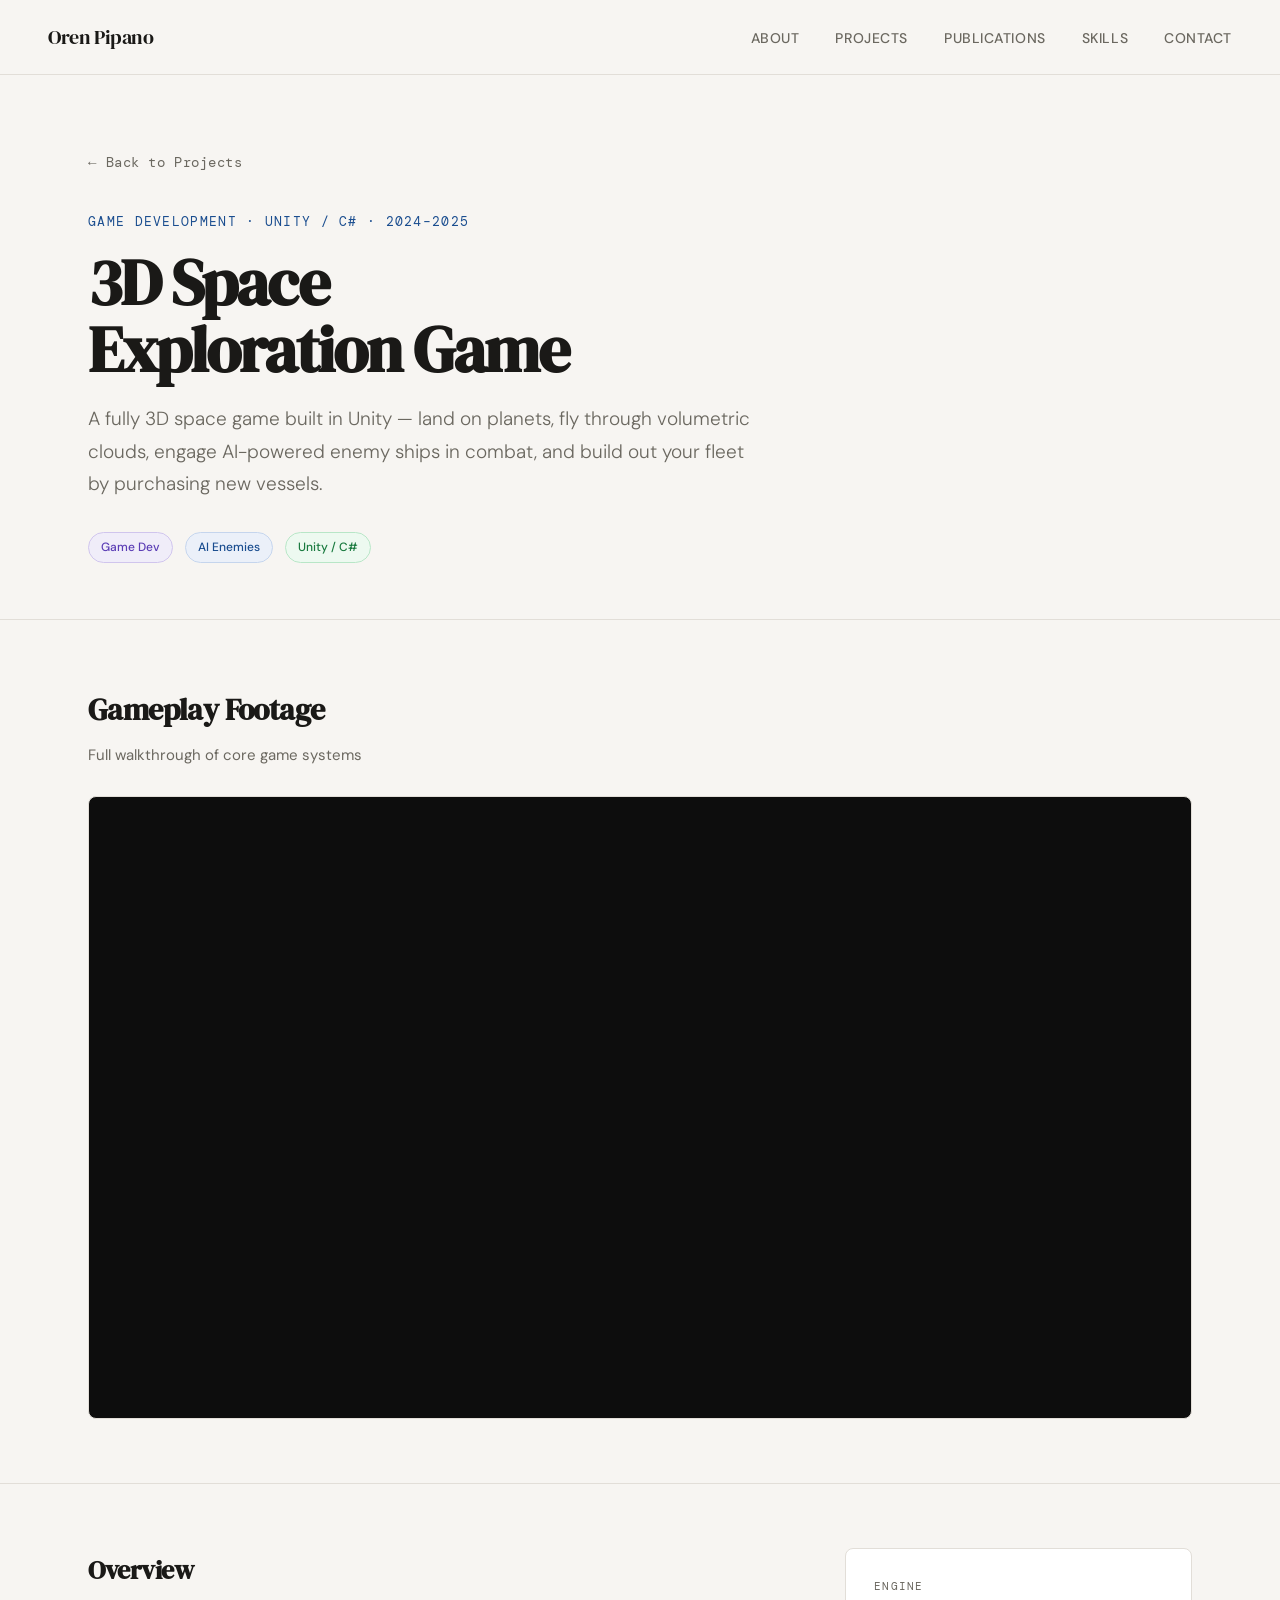
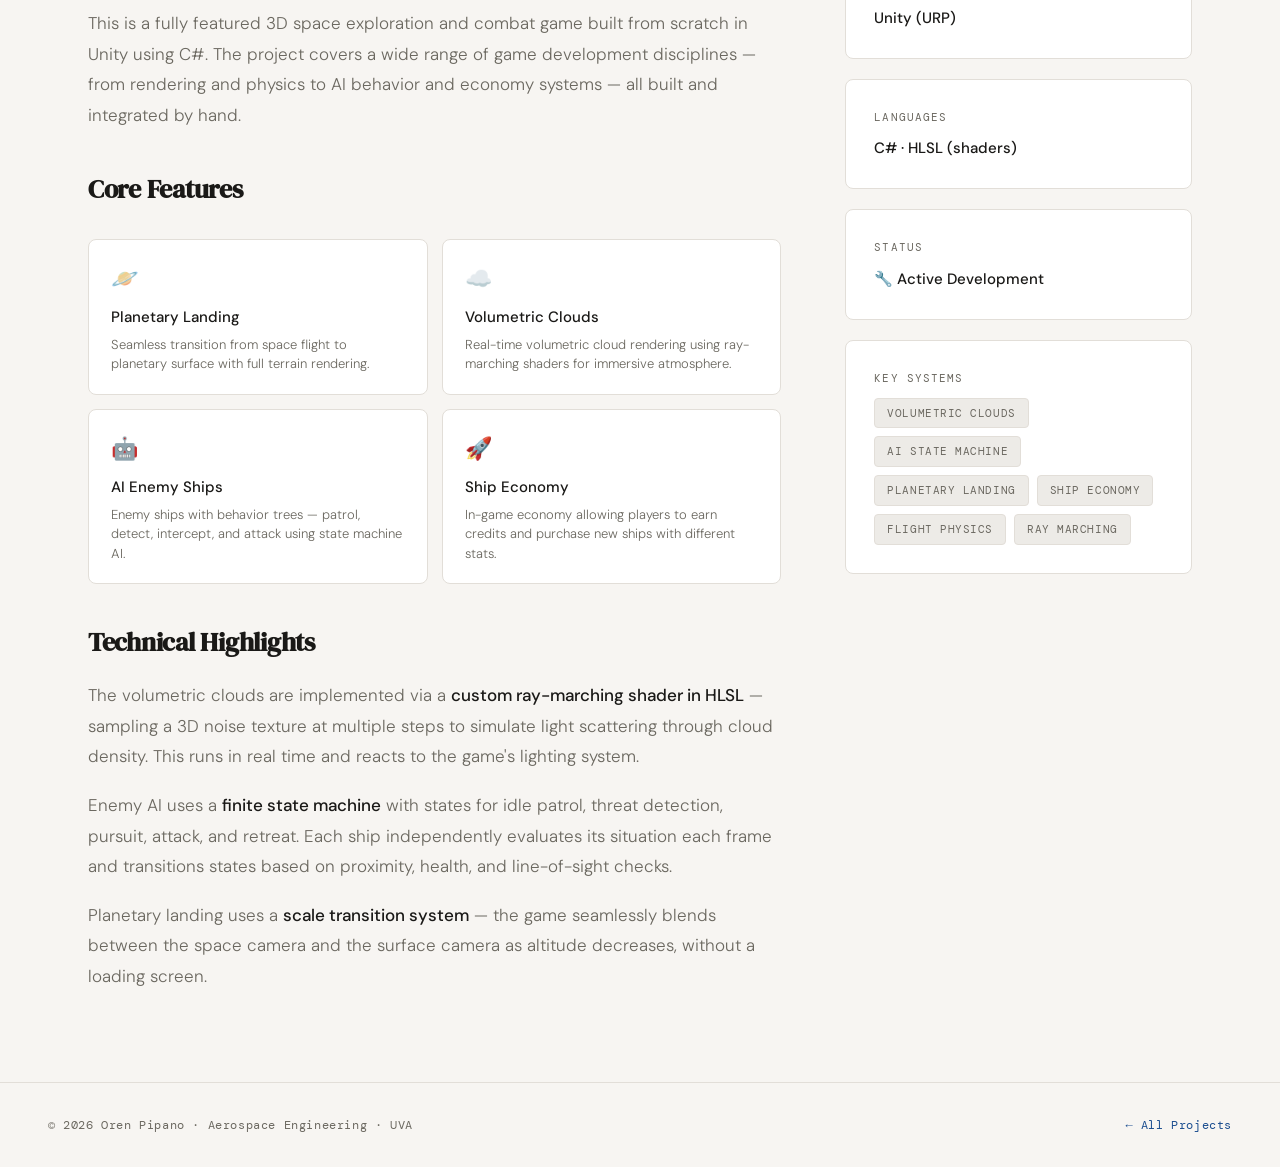
<file: project-space-game.html>
<!DOCTYPE html>
<html lang="en">
<head>
  <meta charset="UTF-8" />
  <meta name="viewport" content="width=device-width, initial-scale=1.0" />
  <title>3D Space Game — Oren Pipano</title>
  <link rel="preconnect" href="https://fonts.googleapis.com">
  <link rel="preconnect" href="https://fonts.gstatic.com" crossorigin>
  <link href="https://fonts.googleapis.com/css2?family=DM+Serif+Display:ital@0;1&family=DM+Mono:wght@300;400;500&family=DM+Sans:ital,opsz,wght@0,9..40,300;0,9..40,400;0,9..40,500;1,9..40,300&display=swap" rel="stylesheet">
  <link rel="stylesheet" href="style.css">
  <style>
    .project-hero { padding: 72px 0 56px; border-bottom: 1px solid var(--border); }
    .back-link { display: inline-flex; align-items: center; gap: 8px; font-size: 14px; color: var(--ink-muted); margin-bottom: 36px; transition: color var(--transition); font-family: 'DM Mono', monospace; letter-spacing: 0.04em; }
    .back-link:hover { color: var(--ink); }
    .project-eyebrow { font-family: 'DM Mono', monospace; font-size: 13px; letter-spacing: 0.1em; text-transform: uppercase; color: var(--accent); margin-bottom: 16px; }
    .project-h1 { font-family: 'DM Serif Display', serif; font-size: clamp(36px, 5.5vw, 64px); letter-spacing: -0.03em; line-height: 1.05; margin-bottom: 20px; }
    .project-subtitle { font-size: 19px; color: var(--ink-muted); font-weight: 300; line-height: 1.7; max-width: 680px; margin-bottom: 32px; }
    .meta-row { display: flex; flex-wrap: wrap; gap: 12px; }

    /* VIDEO */
    .video-section { padding: 64px 0 0; }
    .video-section-title { font-family: 'DM Serif Display', serif; font-size: 30px; letter-spacing: -0.02em; margin-bottom: 8px; }
    .video-section-sub { font-size: 15px; color: var(--ink-muted); margin-bottom: 28px; }
    .video-wrapper {
      position: relative; padding-bottom: 56.25%; height: 0;
      border-radius: var(--radius); overflow: hidden;
      background: #0d0d0d; border: 1px solid var(--border);
    }
    .video-wrapper iframe { position: absolute; top: 0; left: 0; width: 100%; height: 100%; border: none; }

    /* CONTENT */
    .content-section { padding: 64px 0 72px; border-top: 1px solid var(--border); margin-top: 64px; }
    .content-grid { display: grid; grid-template-columns: 2fr 1fr; gap: 64px; align-items: start; }
    .content-body h2 { font-family: 'DM Serif Display', serif; font-size: 26px; letter-spacing: -0.01em; margin-bottom: 16px; margin-top: 36px; }
    .content-body h2:first-child { margin-top: 0; }
    .content-body p { font-size: 17px; color: var(--ink-muted); font-weight: 300; line-height: 1.8; margin-bottom: 18px; }
    .content-body p strong { color: var(--ink); font-weight: 500; }

    /* FEATURE PILLS */
    .features-grid { display: grid; grid-template-columns: 1fr 1fr; gap: 14px; margin: 28px 0; }
    .feature-card {
      background: var(--surface); border: 1px solid var(--border);
      border-radius: var(--radius); padding: 20px 22px;
    }
    .feature-icon { font-size: 22px; margin-bottom: 8px; }
    .feature-title { font-size: 15px; font-weight: 500; margin-bottom: 4px; }
    .feature-desc { font-size: 13px; color: var(--ink-muted); font-weight: 300; line-height: 1.5; }

    .sidebar-card { background: var(--surface); border: 1px solid var(--border); border-radius: var(--radius); padding: 28px; margin-bottom: 20px; }
    .sidebar-label { font-family: 'DM Mono', monospace; font-size: 11px; letter-spacing: 0.1em; text-transform: uppercase; color: var(--ink-muted); margin-bottom: 10px; }
    .sidebar-value { font-size: 15px; font-weight: 500; line-height: 1.6; }
    .sidebar-tags { display: flex; flex-wrap: wrap; gap: 8px; margin-top: 6px; }

    @media (max-width: 800px) {
      .content-grid { grid-template-columns: 1fr; }
      .features-grid { grid-template-columns: 1fr; }
    }
  </style>
</head>
<body>
  <nav>
    <div class="nav-inner">
      <a href="index.html" class="nav-logo">Oren Pipano</a>
      <ul class="nav-links">
        <li><a href="index.html#about">About</a></li>
        <li><a href="index.html#projects">Projects</a></li>
        <li><a href="index.html#publications">Publications</a></li>
        <li><a href="index.html#skills">Skills</a></li>
        <li><a href="index.html#contact">Contact</a></li>
      </ul>
    </div>
  </nav>

  <!-- HERO -->
  <div class="project-hero">
    <div class="container">
      <a href="index.html#projects" class="back-link fade-in">← Back to Projects</a>
      <p class="project-eyebrow fade-in">Game Development · Unity / C# · 2024–2025</p>
      <h1 class="project-h1 fade-in">3D Space<br>Exploration Game</h1>
      <p class="project-subtitle fade-in">A fully 3D space game built in Unity — land on planets, fly through volumetric clouds, engage AI-powered enemy ships in combat, and build out your fleet by purchasing new vessels.</p>
      <div class="meta-row fade-in">
        <span class="project-badge badge-design">Game Dev</span>
        <span class="project-badge badge-research">AI Enemies</span>
        <span class="project-badge badge-engineering">Unity / C#</span>
      </div>
    </div>
  </div>

  <!-- VIDEO -->
  <section class="video-section">
    <div class="container">
      <h2 class="video-section-title">Gameplay Footage</h2>
      <p class="video-section-sub">Full walkthrough of core game systems</p>
      <div class="video-wrapper">
        <iframe src="https://www.youtube.com/embed/5vDYqnXW9ic" title="3D Space Game Gameplay" allow="accelerometer; autoplay; clipboard-write; encrypted-media; gyroscope; picture-in-picture" allowfullscreen></iframe>
      </div>
    </div>
  </section>

  <!-- CONTENT -->
  <section class="content-section">
    <div class="container">
      <div class="content-grid">
        <div class="content-body">
          <h2>Overview</h2>
          <p>This is a fully featured 3D space exploration and combat game built from scratch in Unity using C#. The project covers a wide range of game development disciplines — from rendering and physics to AI behavior and economy systems — all built and integrated by hand.</p>

          <h2>Core Features</h2>
          <div class="features-grid">
            <div class="feature-card">
              <div class="feature-icon">🪐</div>
              <div class="feature-title">Planetary Landing</div>
              <div class="feature-desc">Seamless transition from space flight to planetary surface with full terrain rendering.</div>
            </div>
            <div class="feature-card">
              <div class="feature-icon">☁️</div>
              <div class="feature-title">Volumetric Clouds</div>
              <div class="feature-desc">Real-time volumetric cloud rendering using ray-marching shaders for immersive atmosphere.</div>
            </div>
            <div class="feature-card">
              <div class="feature-icon">🤖</div>
              <div class="feature-title">AI Enemy Ships</div>
              <div class="feature-desc">Enemy ships with behavior trees — patrol, detect, intercept, and attack using state machine AI.</div>
            </div>
            <div class="feature-card">
              <div class="feature-icon">🚀</div>
              <div class="feature-title">Ship Economy</div>
              <div class="feature-desc">In-game economy allowing players to earn credits and purchase new ships with different stats.</div>
            </div>
          </div>

          <h2>Technical Highlights</h2>
          <p>The volumetric clouds are implemented via a <strong>custom ray-marching shader in HLSL</strong> — sampling a 3D noise texture at multiple steps to simulate light scattering through cloud density. This runs in real time and reacts to the game's lighting system.</p>
          <p>Enemy AI uses a <strong>finite state machine</strong> with states for idle patrol, threat detection, pursuit, attack, and retreat. Each ship independently evaluates its situation each frame and transitions states based on proximity, health, and line-of-sight checks.</p>
          <p>Planetary landing uses a <strong>scale transition system</strong> — the game seamlessly blends between the space camera and the surface camera as altitude decreases, without a loading screen.</p>
        </div>

        <div class="sidebar">
          <div class="sidebar-card">
            <div class="sidebar-label">Engine</div>
            <div class="sidebar-value">Unity (URP)</div>
          </div>
          <div class="sidebar-card">
            <div class="sidebar-label">Languages</div>
            <div class="sidebar-value">C# · HLSL (shaders)</div>
          </div>
          <div class="sidebar-card">
            <div class="sidebar-label">Status</div>
            <div class="sidebar-value">🔧 Active Development</div>
          </div>
          <div class="sidebar-card">
            <div class="sidebar-label">Key Systems</div>
            <div class="sidebar-tags">
              <span class="tag">Volumetric Clouds</span>
              <span class="tag">AI State Machine</span>
              <span class="tag">Planetary Landing</span>
              <span class="tag">Ship Economy</span>
              <span class="tag">Flight Physics</span>
              <span class="tag">Ray Marching</span>
            </div>
          </div>
        </div>
      </div>
    </div>
  </section>

  <footer>
    <span class="footer-text">© 2026 Oren Pipano · Aerospace Engineering · UVA</span>
    <a href="index.html#projects" class="footer-text" style="color: var(--accent);">← All Projects</a>
  </footer>
</body>
</html>
</file>
<file: style.css>
/* ─── RESET & BASE ─────────────────────────────────── */
*, *::before, *::after { box-sizing: border-box; margin: 0; padding: 0; }

:root {
  --bg:        #F7F5F2;
  --surface:   #FFFFFF;
  --ink:       #1A1917;
  --ink-muted: #6B6860;
  --accent:    #1A4D8F;
  --accent-lt: #EBF0F9;
  --border:    #E2DED8;
  --tag-bg:    #EDEBE7;
  --radius:    8px;
  --max:       1200px;
  --transition: 0.22s ease;
}

html { scroll-behavior: smooth; overflow-x: hidden; }

body {
  font-family: 'DM Sans', sans-serif;
  background: var(--bg);
  color: var(--ink);
  font-size: 17px;
  line-height: 1.7;
  -webkit-font-smoothing: antialiased;
  overflow-x: hidden;
}

a { color: inherit; text-decoration: none; }
img { display: block; max-width: 100%; }

/* ─── LAYOUT ───────────────────────────────────────── */
.container { max-width: var(--max); margin: 0 auto; padding: 0 clamp(20px, 4vw, 48px); width: 100%; }

section { padding: 88px 0; }
section + section { border-top: 1px solid var(--border); }

/* ─── NAV ──────────────────────────────────────────── */
nav {
  position: sticky; top: 0; z-index: 100;
  background: rgba(247,245,242,0.94);
  backdrop-filter: blur(14px);
  border-bottom: 1px solid var(--border);
  padding: 20px clamp(20px, 4vw, 48px);
}

.nav-inner {
  max-width: var(--max); margin: 0 auto;
  display: flex; align-items: center; justify-content: space-between;
}

.nav-logo {
  font-family: 'DM Serif Display', serif;
  font-size: 20px; letter-spacing: -0.02em;
}

.nav-links {
  display: flex; gap: 36px; list-style: none;
}

.nav-links a {
  font-size: 14px; font-weight: 500; letter-spacing: 0.04em;
  text-transform: uppercase; color: var(--ink-muted);
  transition: color var(--transition);
}
.nav-links a:hover { color: var(--ink); }

/* ─── BUTTONS ──────────────────────────────────────── */
.btn {
  display: inline-flex; align-items: center; gap: 8px;
  font-size: 15px; font-weight: 500;
  padding: 12px 26px; border-radius: var(--radius);
  transition: all var(--transition); cursor: pointer;
  border: 1px solid transparent;
}

.btn-primary { background: var(--accent); color: #fff; }
.btn-primary:hover { background: #163f75; }

.btn-ghost {
  background: transparent; color: var(--ink);
  border-color: var(--border);
}
.btn-ghost:hover { background: var(--surface); border-color: var(--ink-muted); }

/* ─── SECTION HEADERS ──────────────────────────────── */
.section-header {
  display: flex; align-items: baseline;
  gap: 16px; margin-bottom: 52px;
}

.section-title {
  font-family: 'DM Serif Display', serif;
  font-size: 36px; letter-spacing: -0.02em;
}

.section-num {
  font-family: 'DM Mono', monospace;
  font-size: 13px; color: var(--ink-muted);
  letter-spacing: 0.08em;
}

/* ─── BADGES ───────────────────────────────────────── */
.project-badge {
  font-size: 12px; font-weight: 500;
  padding: 4px 12px; border-radius: 100px;
  white-space: nowrap;
}
.badge-award     { background: #FFF8E7; color: #92610A; border: 1px solid #F0D98A; }
.badge-research  { background: #EBF0F9; color: var(--accent); border: 1px solid #C5D5ED; }
.badge-design    { background: #F0EDF9; color: #5B3DB5; border: 1px solid #D0C5ED; }
.badge-engineering { background: #EDF9F0; color: #1A7A3F; border: 1px solid #B8E6C7; }

/* ─── TAGS ─────────────────────────────────────────── */
.tag {
  font-family: 'DM Mono', monospace;
  font-size: 11px; letter-spacing: 0.05em; text-transform: uppercase;
  background: var(--tag-bg); color: var(--ink-muted);
  border: 1px solid var(--border);
  padding: 5px 12px; border-radius: 4px;
}

/* ─── FOOTER ───────────────────────────────────────── */
footer {
  border-top: 1px solid var(--border);
  padding: 32px clamp(20px, 4vw, 48px);
  display: flex; justify-content: space-between; align-items: center;
  flex-wrap: wrap; gap: 12px;
}

.footer-text {
  font-family: 'DM Mono', monospace;
  font-size: 12px; color: var(--ink-muted); letter-spacing: 0.05em;
}

/* ─── FADE IN ──────────────────────────────────────── */
@keyframes fadeUp {
  from { opacity: 0; transform: translateY(20px); }
  to   { opacity: 1; transform: translateY(0); }
}
.fade-in { opacity: 0; animation: fadeUp 0.55s ease forwards; }
.fade-in:nth-child(1) { animation-delay: 0.05s; }
.fade-in:nth-child(2) { animation-delay: 0.15s; }
.fade-in:nth-child(3) { animation-delay: 0.25s; }
.fade-in:nth-child(4) { animation-delay: 0.35s; }
.fade-in:nth-child(5) { animation-delay: 0.45s; }

/* ─── RESPONSIVE ───────────────────────────────────── */
@media (max-width: 768px) {
  body { font-size: 16px; }
  .nav-links { display: none; }
  section { padding: 60px 0; }
  .section-title { font-size: 28px; }
  footer { flex-direction: column; text-align: center; }
}
</file>
